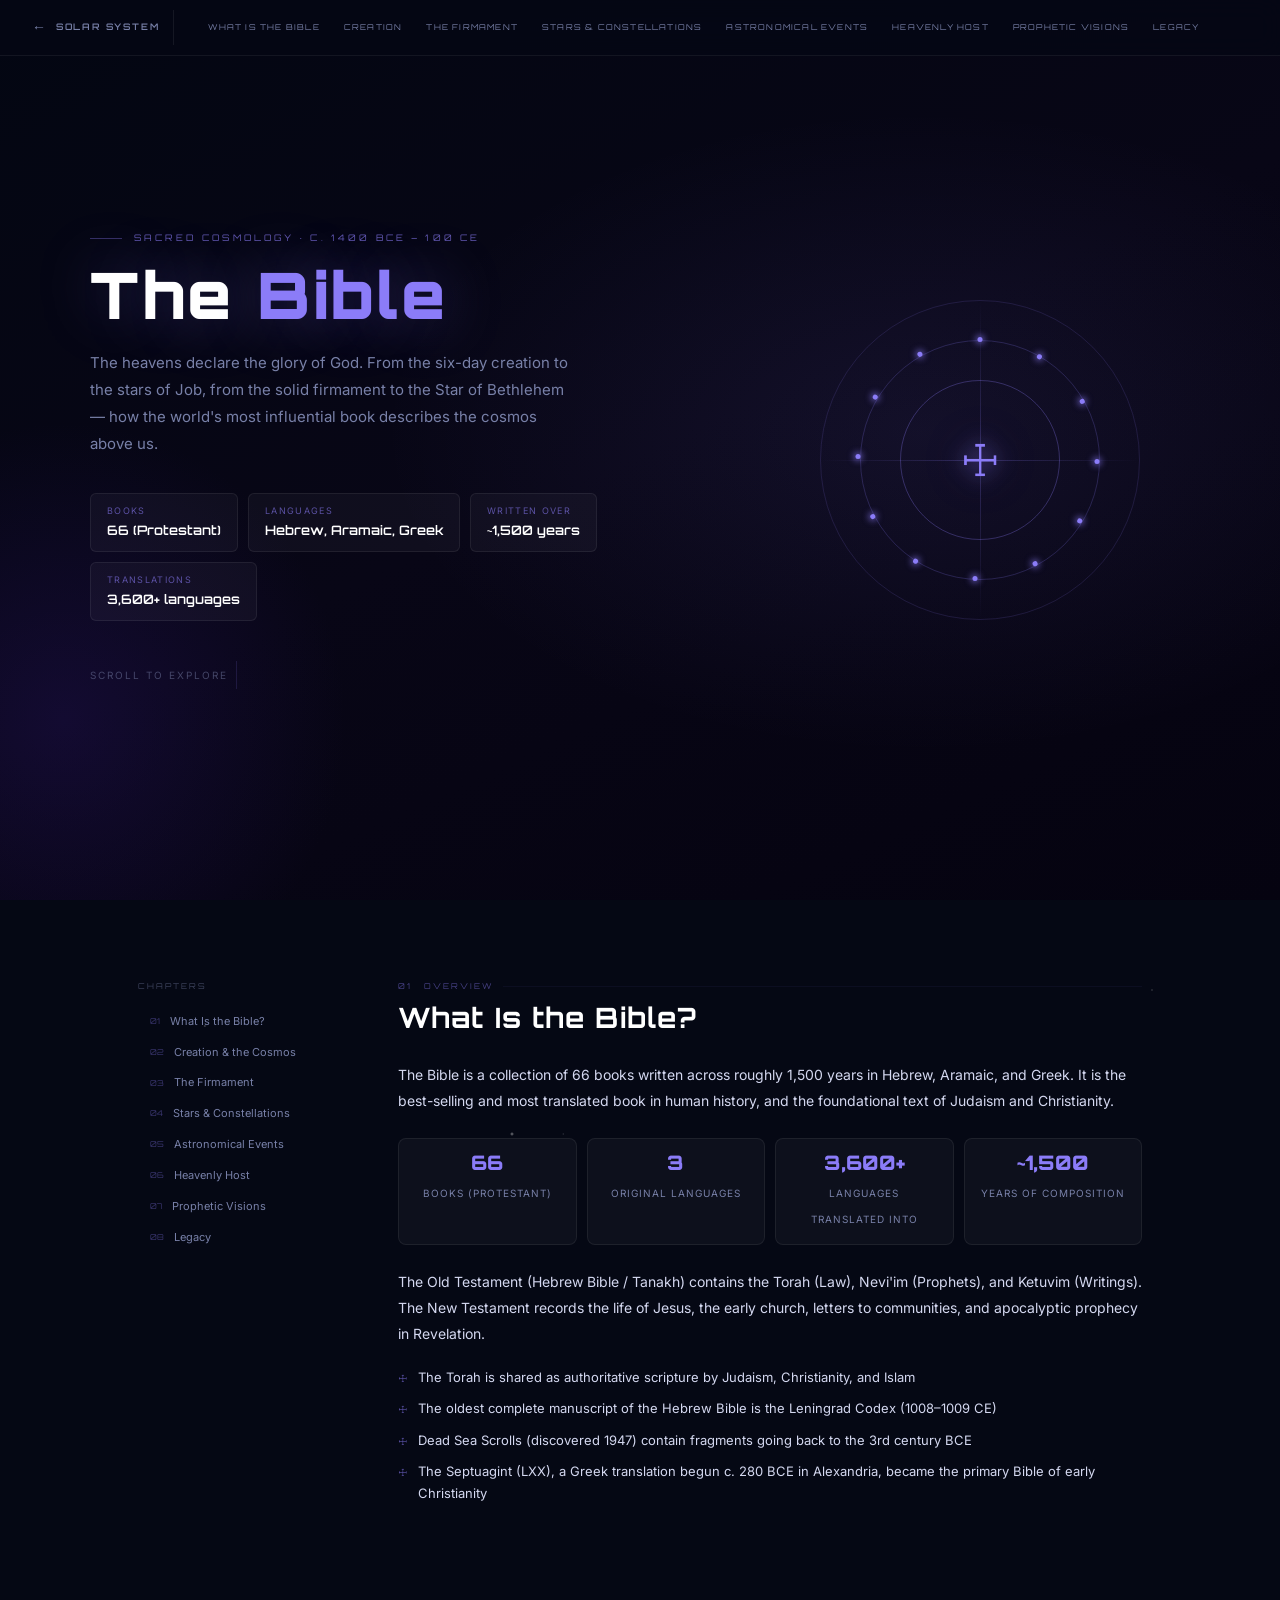
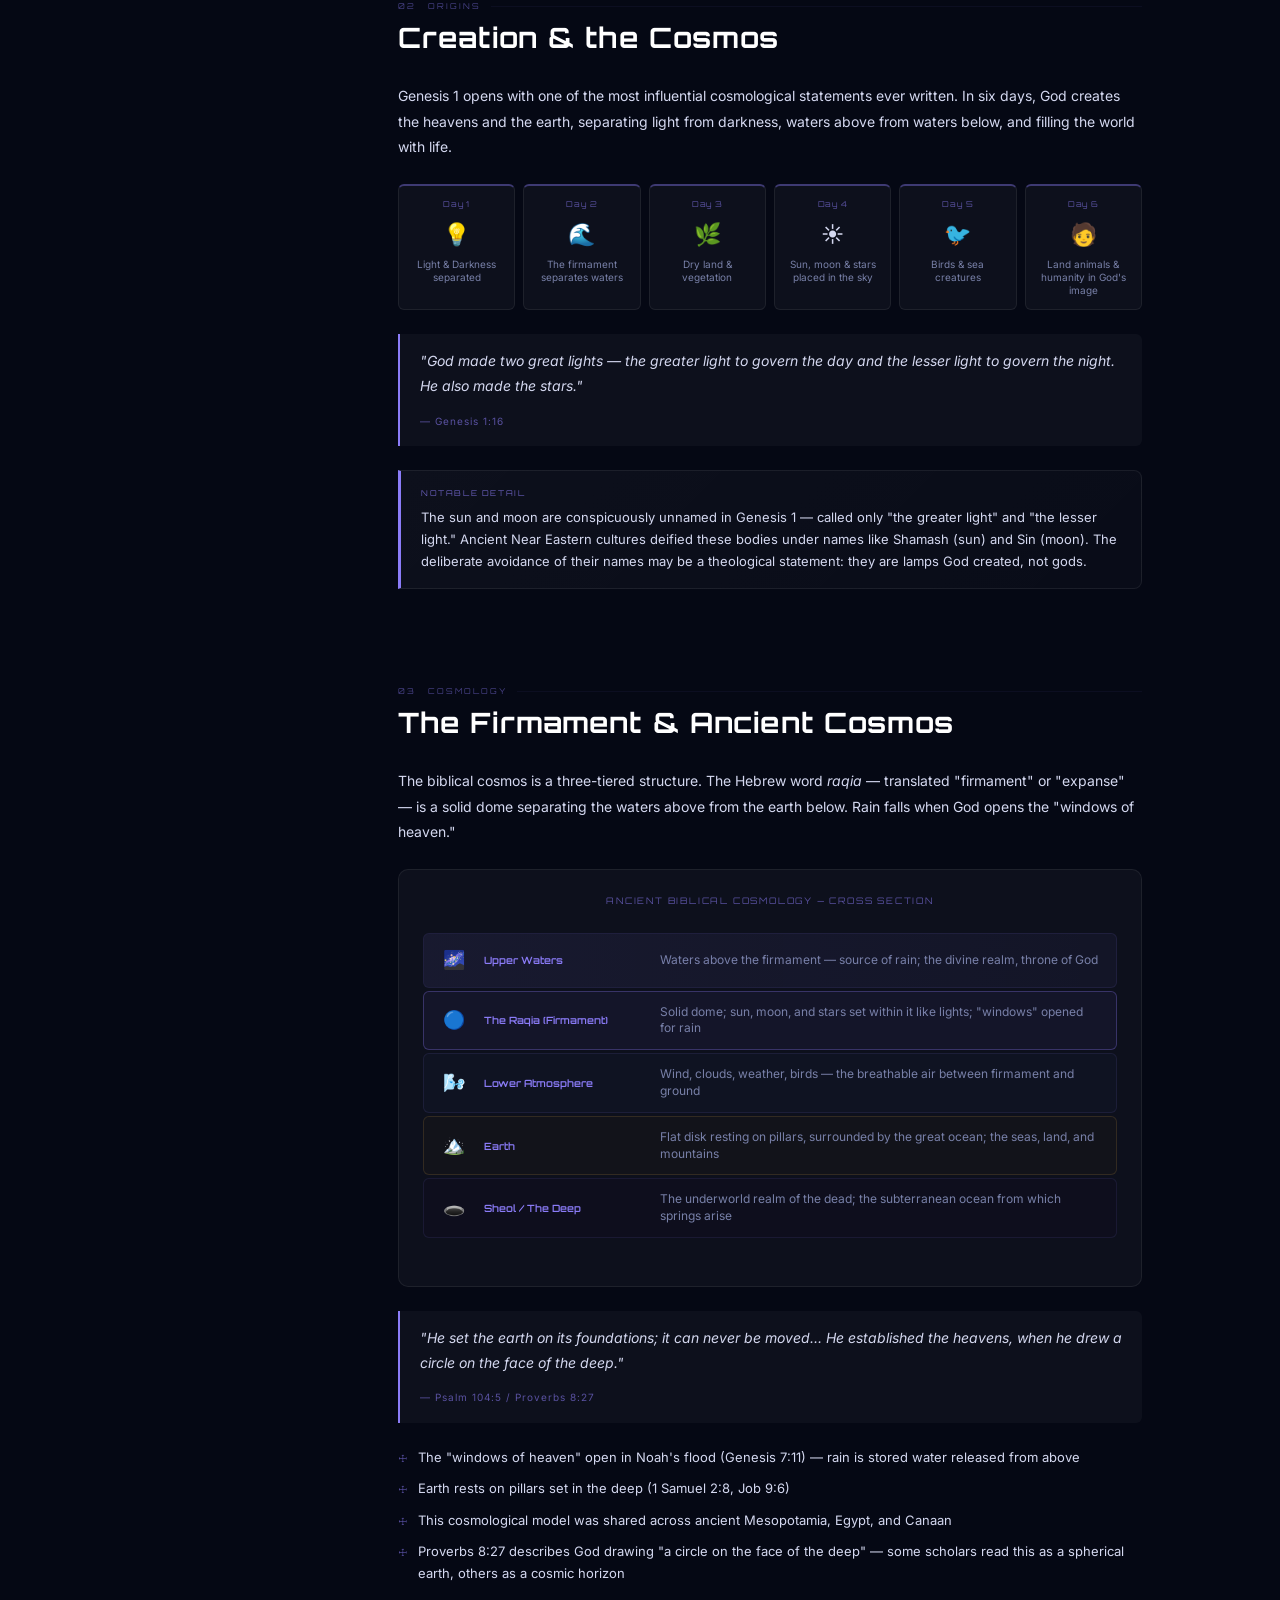
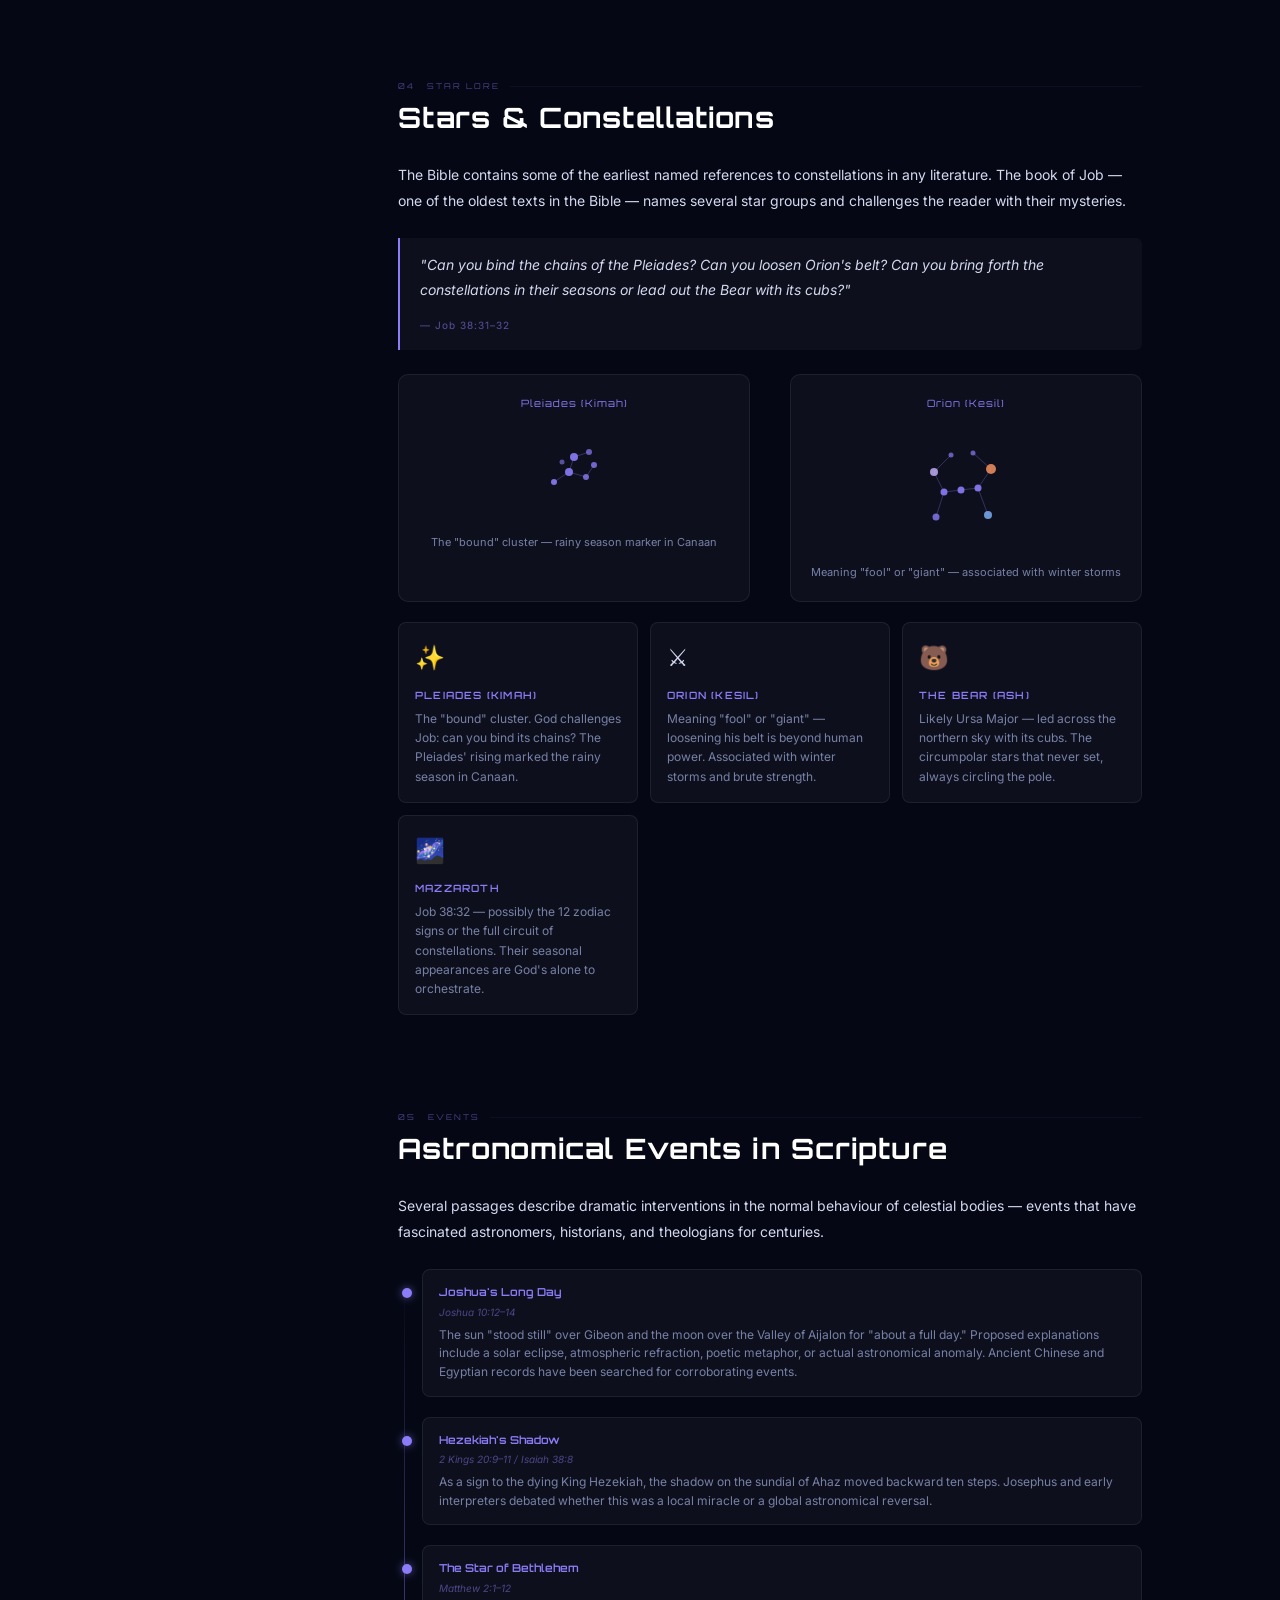
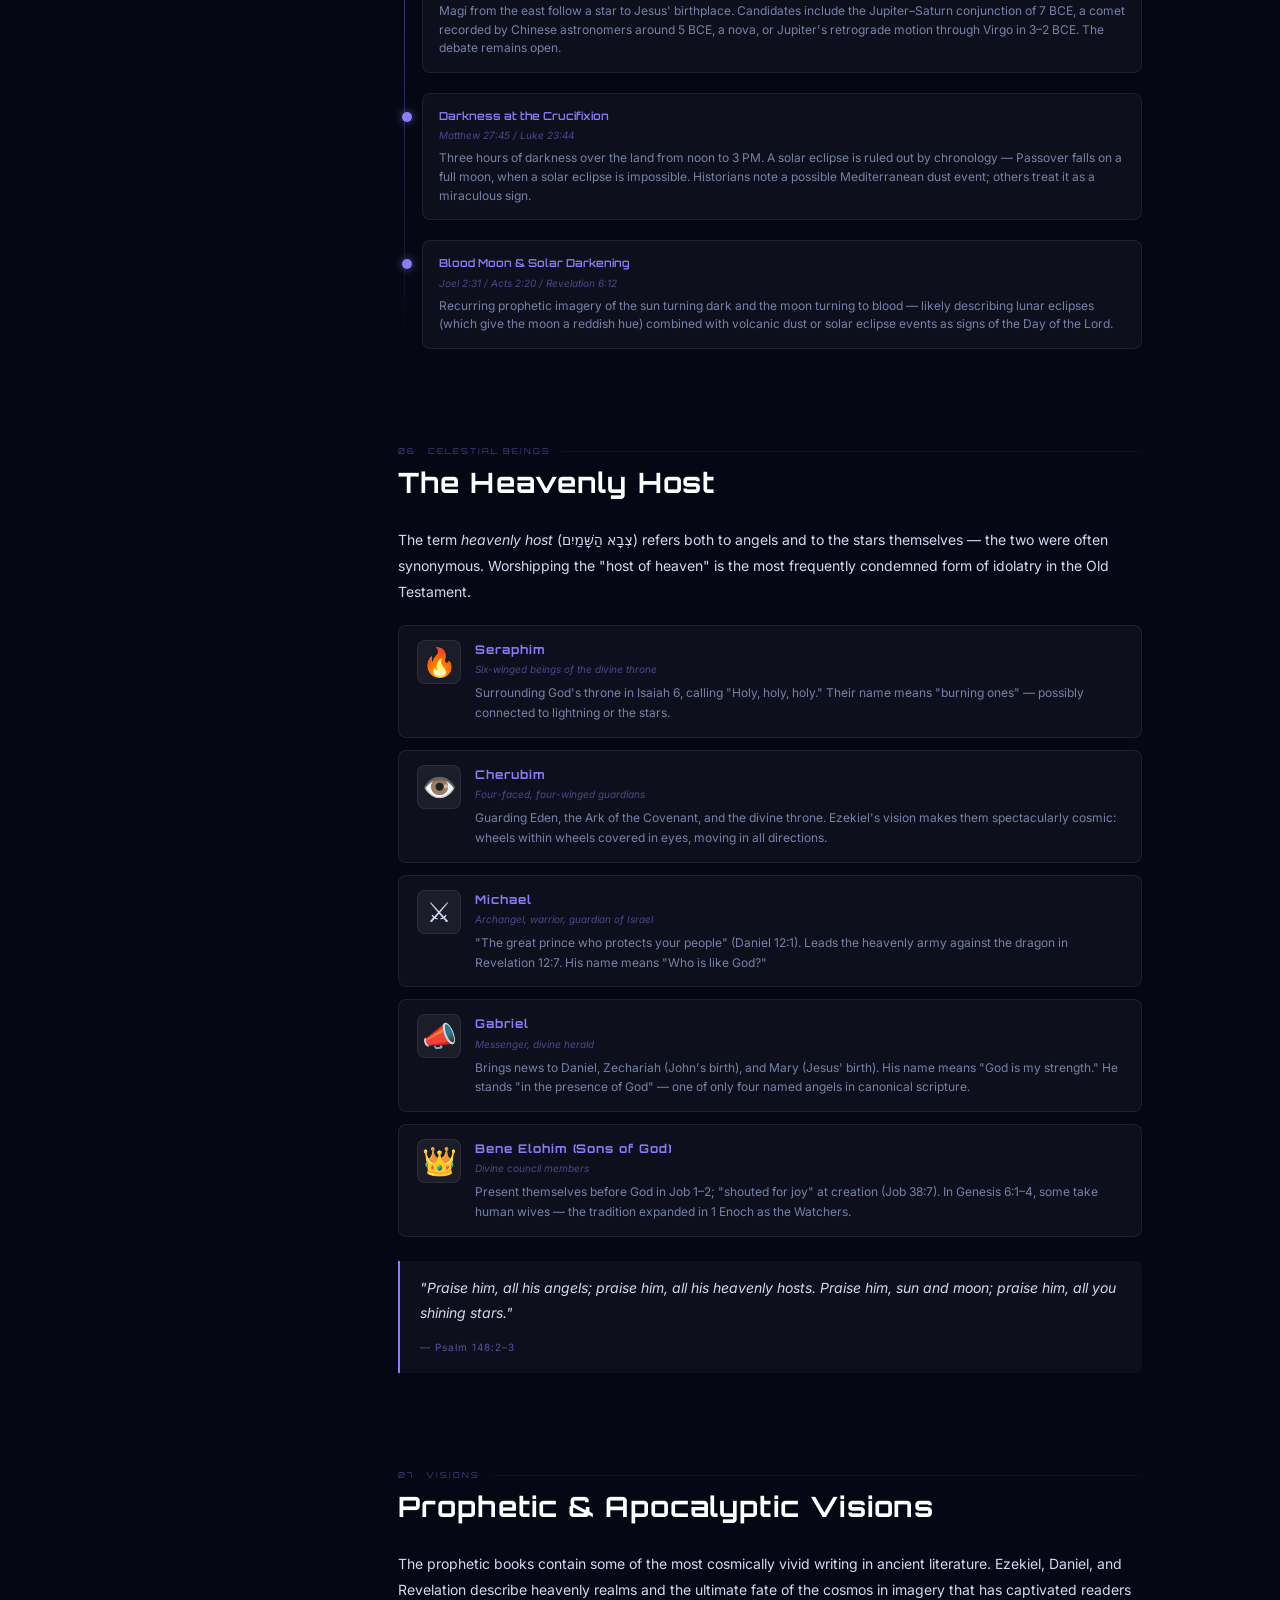
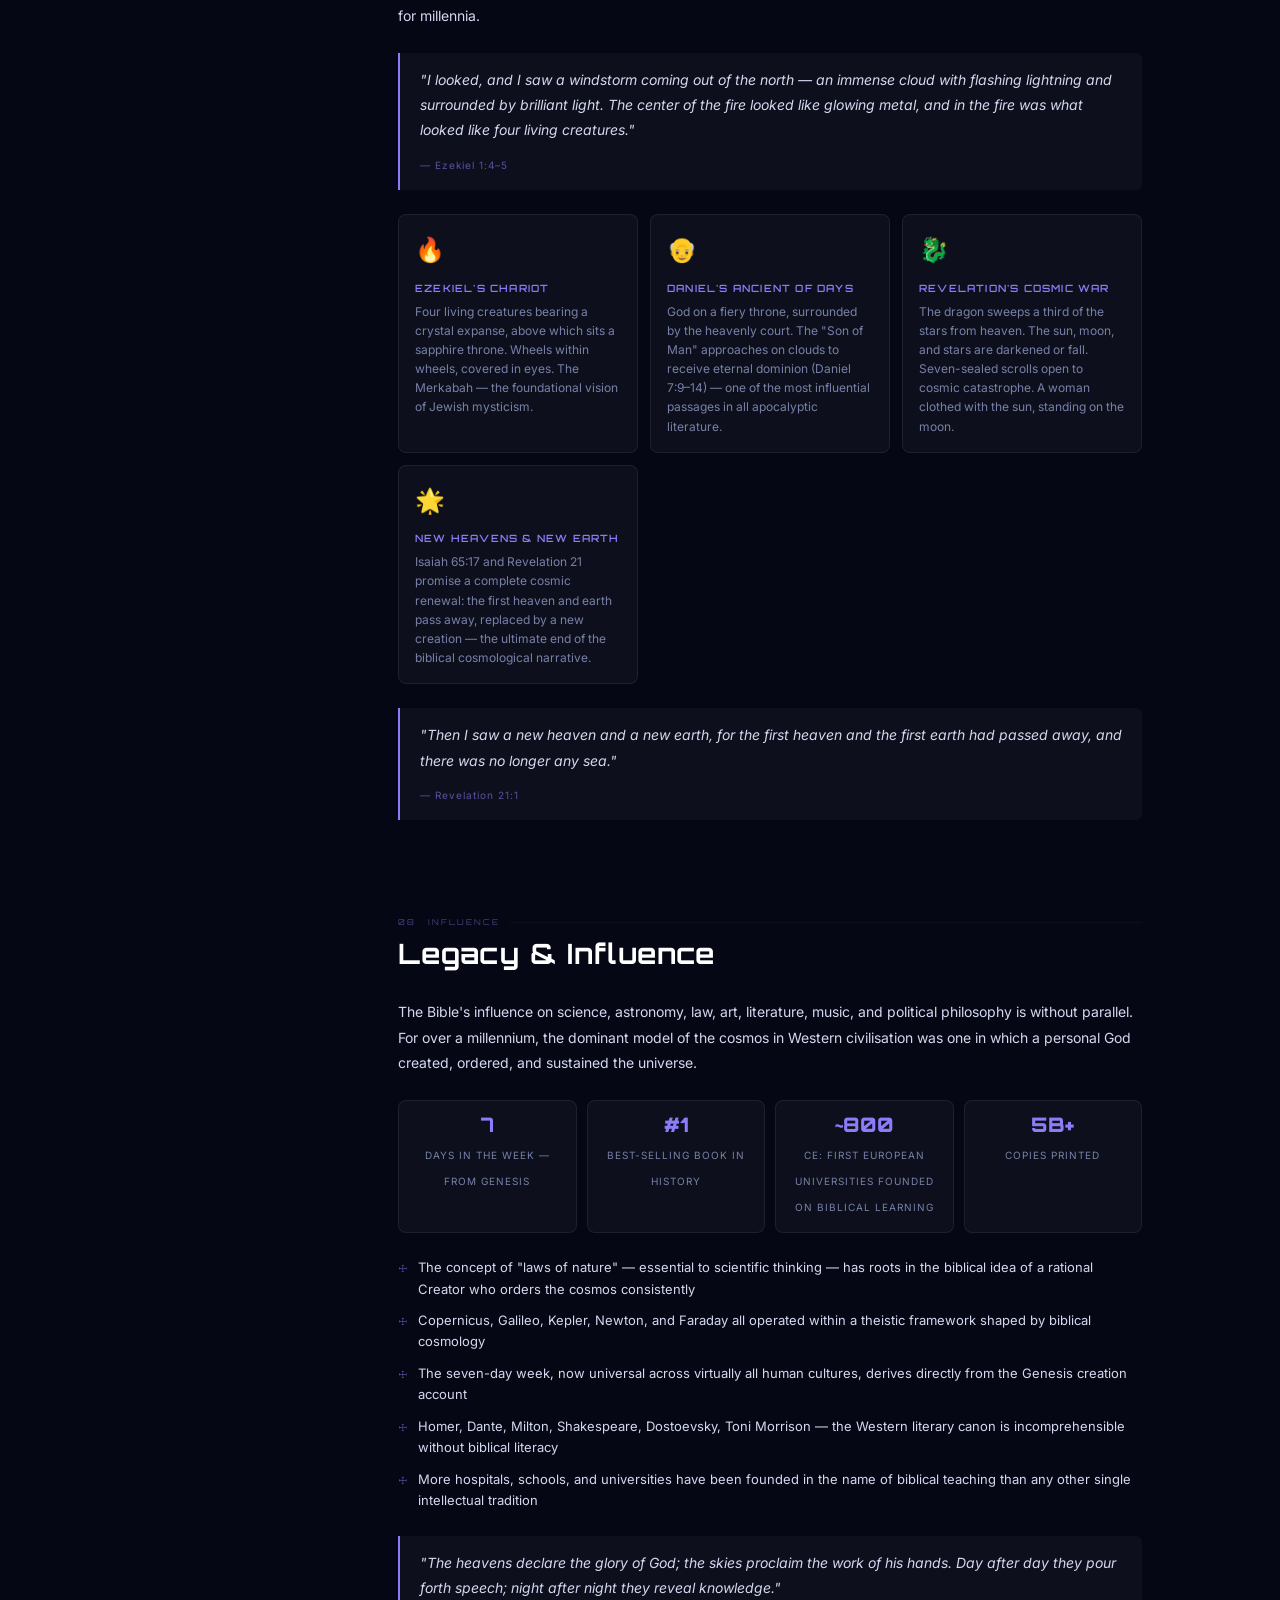
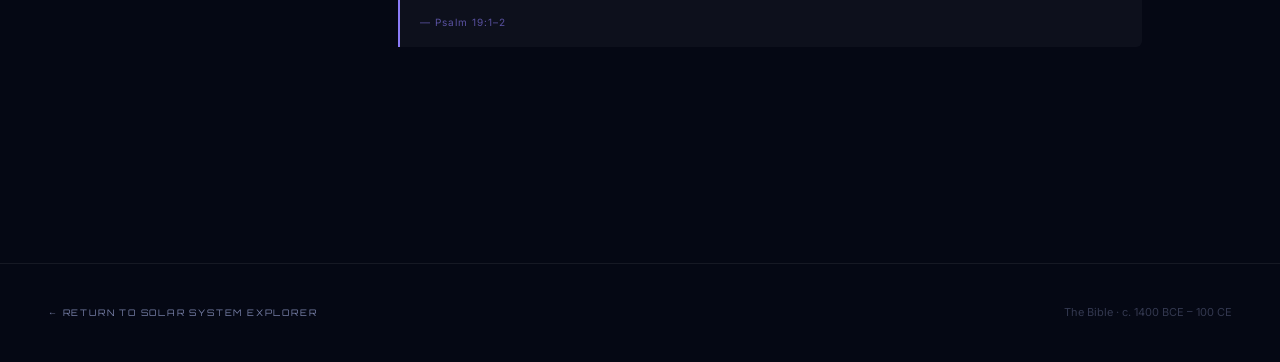
<file: static/bible.html>
<!DOCTYPE html>
<html lang="en">
<head>
  <meta charset="UTF-8"/>
  <meta name="viewport" content="width=device-width, initial-scale=1.0"/>
  <title>The Bible — Solar System Explorer</title>
  <link rel="preconnect" href="https://fonts.googleapis.com"/>
  <link rel="preconnect" href="https://fonts.gstatic.com" crossorigin/>
  <link href="https://fonts.googleapis.com/css2?family=Orbitron:wght@400;600;700;900&family=Inter:wght@300;400;500&display=swap" rel="stylesheet"/>
  <link rel="stylesheet" href="/static/css/deep-dive.css"/>
  <style>
    :root {
      --accent:      #8b7cf8;
      --accent-dim:  rgba(139,124,248,0.25);
      --accent-glow: rgba(139,124,248,0.35);
    }

    .hero-bg {
      background:
        radial-gradient(ellipse 65% 55% at 72% 48%, rgba(139,124,248,0.09) 0%, transparent 65%),
        radial-gradient(ellipse 40% 60% at 5% 80%, rgba(40,20,100,0.35) 0%, transparent 55%),
        linear-gradient(155deg, #030612 0%, #080616 50%, #050310 100%);
    }

    /* Cosmic cross / radiant star hero art */
    .bible-art {
      position: relative;
      width: 340px; height: 340px;
      display: flex; align-items: center; justify-content: center;
    }
    .art-ring {
      position: absolute; border-radius: 50%;
      border: 1px solid rgba(139,124,248,0.15);
    }
    .art-ring-1 { width: 320px; height: 320px; animation: spin 100s linear infinite; }
    .art-ring-2 { width: 240px; height: 240px; border-color: rgba(139,124,248,0.22); animation: spin 60s linear infinite reverse; }
    .art-ring-3 { width: 160px; height: 160px; border-color: rgba(139,124,248,0.3); animation: spin 35s linear infinite; }
    @keyframes spin { to { transform: rotate(360deg); } }

    /* Cross beams */
    .art-cross {
      position: absolute;
      width: 320px; height: 320px;
      animation: spin 100s linear infinite;
    }
    .art-cross::before, .art-cross::after {
      content: '';
      position: absolute;
      background: linear-gradient(90deg, transparent, rgba(139,124,248,0.25), transparent);
    }
    .art-cross::before { width: 100%; height: 1px; top: 50%; left: 0; }
    .art-cross::after  { width: 1px; height: 100%; left: 50%; top: 0;
      background: linear-gradient(180deg, transparent, rgba(139,124,248,0.25), transparent); }

    /* 12 dots for 12 tribes / months */
    .art-dots { position: absolute; width: 240px; height: 240px; animation: spin 60s linear infinite reverse; }
    .art-dot {
      position: absolute; width: 5px; height: 5px; border-radius: 50%;
      background: #8b7cf8; box-shadow: 0 0 6px 2px rgba(139,124,248,0.6);
      top: -2.5px; left: 50%;
      transform-origin: 0 122px;
    }
    .art-dot:nth-child(1)  { transform: translateX(-50%) rotate(0deg);   }
    .art-dot:nth-child(2)  { transform: translateX(-50%) rotate(30deg);  }
    .art-dot:nth-child(3)  { transform: translateX(-50%) rotate(60deg);  }
    .art-dot:nth-child(4)  { transform: translateX(-50%) rotate(90deg);  }
    .art-dot:nth-child(5)  { transform: translateX(-50%) rotate(120deg); }
    .art-dot:nth-child(6)  { transform: translateX(-50%) rotate(150deg); }
    .art-dot:nth-child(7)  { transform: translateX(-50%) rotate(180deg); }
    .art-dot:nth-child(8)  { transform: translateX(-50%) rotate(210deg); }
    .art-dot:nth-child(9)  { transform: translateX(-50%) rotate(240deg); }
    .art-dot:nth-child(10) { transform: translateX(-50%) rotate(270deg); }
    .art-dot:nth-child(11) { transform: translateX(-50%) rotate(300deg); }
    .art-dot:nth-child(12) { transform: translateX(-50%) rotate(330deg); }

    .art-center {
      position: absolute;
      font-size: 44px; color: #8b7cf8;
      text-shadow: 0 0 20px rgba(139,124,248,0.8), 0 0 50px rgba(139,124,248,0.4);
      animation: pulse-art 4s ease-in-out infinite;
    }
    @keyframes pulse-art {
      0%,100% { text-shadow: 0 0 20px rgba(139,124,248,0.8), 0 0 50px rgba(139,124,248,0.4); }
      50%      { text-shadow: 0 0 35px rgba(139,124,248,1),   0 0 80px rgba(139,124,248,0.6); }
    }

    /* Firmament cross-section diagram */
    .firmament {
      display: flex;
      flex-direction: column;
      gap: 3px;
      margin: 24px 0;
    }
    .firm-layer {
      display: flex;
      align-items: center;
      gap: 16px;
      padding: 12px 16px;
      border-radius: 6px;
      border: 1px solid rgba(139,124,248,0.1);
      position: relative;
      overflow: hidden;
    }
    .firm-layer::before {
      content: '';
      position: absolute; inset: 0;
      opacity: 0.04;
    }
    .firm-layer.sky    { background: rgba(139,124,248,0.05); }
    .firm-layer.sky::before    { background: linear-gradient(90deg, #8b7cf8, transparent); }
    .firm-layer.vault  { background: rgba(100,80,200,0.08); border-color: rgba(139,124,248,0.3); }
    .firm-layer.air    { background: rgba(60,80,160,0.05); }
    .firm-layer.earth  { background: rgba(80,60,20,0.08); border-color: rgba(180,140,60,0.2); }
    .firm-layer.sheol  { background: rgba(20,10,40,0.15); }
    .firm-label {
      font-family: 'Orbitron', sans-serif;
      font-size: 10px;
      font-weight: 600;
      color: #8b7cf8;
      width: 160px;
      flex-shrink: 0;
    }
    .firm-desc {
      font-size: 12px;
      color: var(--text-dim);
      line-height: 1.4;
    }
    .firm-icon {
      font-size: 18px;
      width: 28px;
      text-align: center;
      flex-shrink: 0;
    }

    /* Creation days strip */
    .creation-days {
      display: grid;
      grid-template-columns: repeat(6, 1fr);
      gap: 8px;
      margin: 24px 0;
    }
    .day-card {
      background: var(--surface);
      border: 1px solid var(--border);
      border-top: 2px solid rgba(139,124,248,0.4);
      border-radius: 6px;
      padding: 12px 10px;
      text-align: center;
    }
    .day-num {
      font-family: 'Orbitron', sans-serif;
      font-size: 8px;
      color: #8b7cf8;
      opacity: 0.6;
      letter-spacing: 0.1em;
      margin-bottom: 6px;
    }
    .day-icon { font-size: 22px; display: block; margin-bottom: 6px; }
    .day-label {
      font-size: 10px;
      color: var(--text-dim);
      line-height: 1.3;
    }

    /* Events timeline */
    .event-timeline {
      position: relative;
      padding-left: 24px;
      margin: 24px 0;
    }
    .event-timeline::before {
      content: '';
      position: absolute;
      left: 6px; top: 0; bottom: 0;
      width: 1px;
      background: linear-gradient(to bottom, transparent, rgba(139,124,248,0.4), transparent);
    }
    .event-item {
      position: relative;
      margin-bottom: 20px;
      padding: 14px 16px;
      background: var(--surface);
      border: 1px solid var(--border);
      border-radius: 8px;
    }
    .event-item::before {
      content: '';
      position: absolute;
      left: -21px; top: 18px;
      width: 10px; height: 10px;
      border-radius: 50%;
      background: #8b7cf8;
      box-shadow: 0 0 8px rgba(139,124,248,0.6);
    }
    .event-name {
      font-family: 'Orbitron', sans-serif;
      font-size: 11px;
      font-weight: 600;
      color: #8b7cf8;
      margin-bottom: 2px;
    }
    .event-ref {
      font-size: 10px;
      color: rgba(139,124,248,0.5);
      font-style: italic;
      margin-bottom: 6px;
    }
    .event-desc {
      font-size: 12px;
      color: var(--text-dim);
      line-height: 1.55;
    }

    /* Star pattern: Pleiades */
    .constellation-wrap {
      display: flex;
      gap: 40px;
      flex-wrap: wrap;
      margin: 20px 0;
    }
    .constellation-box {
      background: var(--surface);
      border: 1px solid var(--border);
      border-radius: 10px;
      padding: 20px;
      flex: 1;
      min-width: 200px;
    }
    .constellation-title {
      font-family: 'Orbitron', sans-serif;
      font-size: 10px;
      color: #8b7cf8;
      letter-spacing: 0.1em;
      margin-bottom: 16px;
      text-align: center;
    }
    .constellation-svg { display: block; margin: 0 auto; }
  </style>
</head>
<body>
<div class="stars-layer stars-small"></div>
<div class="stars-layer stars-medium"></div>
<div class="stars-layer stars-large"></div>

<div class="dd-page">

<nav class="dd-nav">
  <a href="/" class="dd-back"><span class="dd-back-arrow">←</span> Solar System</a>
  <div class="dd-nav-chapters">
    <a href="#ch-what"         class="dd-nav-ch">What Is the Bible</a>
    <a href="#ch-creation"     class="dd-nav-ch">Creation</a>
    <a href="#ch-firmament"    class="dd-nav-ch">The Firmament</a>
    <a href="#ch-constellations" class="dd-nav-ch">Stars &amp; Constellations</a>
    <a href="#ch-events"       class="dd-nav-ch">Astronomical Events</a>
    <a href="#ch-host"         class="dd-nav-ch">Heavenly Host</a>
    <a href="#ch-prophecy"     class="dd-nav-ch">Prophetic Visions</a>
    <a href="#ch-legacy"       class="dd-nav-ch">Legacy</a>
  </div>
</nav>

<section class="dd-hero">
  <div class="hero-bg"></div>
  <div class="hero-inner">
    <div class="hero-text">
      <div class="hero-eyebrow">Sacred Cosmology · c. 1400 BCE – 100 CE</div>
      <h1 class="hero-title">The <span>Bible</span></h1>
      <p class="hero-desc">
        The heavens declare the glory of God. From the six-day creation to the stars of Job,
        from the solid firmament to the Star of Bethlehem — how the world's most influential
        book describes the cosmos above us.
      </p>
      <div class="hero-pills">
        <div class="hero-pill"><span class="pill-label">Books</span><span class="pill-value">66 (Protestant)</span></div>
        <div class="hero-pill"><span class="pill-label">Languages</span><span class="pill-value">Hebrew, Aramaic, Greek</span></div>
        <div class="hero-pill"><span class="pill-label">Written over</span><span class="pill-value">~1,500 years</span></div>
        <div class="hero-pill"><span class="pill-label">Translations</span><span class="pill-value">3,600+ languages</span></div>
      </div>
      <div class="hero-scroll">Scroll to explore</div>
    </div>
    <div class="hero-art">
      <div class="bible-art">
        <div class="art-ring art-ring-1"></div>
        <div class="art-cross"></div>
        <div class="art-ring art-ring-2"></div>
        <div class="art-ring art-ring-3"></div>
        <div class="art-dots">
          <div class="art-dot"></div><div class="art-dot"></div>
          <div class="art-dot"></div><div class="art-dot"></div>
          <div class="art-dot"></div><div class="art-dot"></div>
          <div class="art-dot"></div><div class="art-dot"></div>
          <div class="art-dot"></div><div class="art-dot"></div>
          <div class="art-dot"></div><div class="art-dot"></div>
        </div>
        <div class="art-center">☩</div>
      </div>
    </div>
  </div>
</section>

<div class="dd-main">
  <aside class="dd-sidebar">
    <div class="sidebar-label">Chapters</div>
    <ul class="sidebar-nav">
      <li><a href="#ch-what"><span class="sidebar-num">01</span> What Is the Bible?</a></li>
      <li><a href="#ch-creation"><span class="sidebar-num">02</span> Creation &amp; the Cosmos</a></li>
      <li><a href="#ch-firmament"><span class="sidebar-num">03</span> The Firmament</a></li>
      <li><a href="#ch-constellations"><span class="sidebar-num">04</span> Stars &amp; Constellations</a></li>
      <li><a href="#ch-events"><span class="sidebar-num">05</span> Astronomical Events</a></li>
      <li><a href="#ch-host"><span class="sidebar-num">06</span> Heavenly Host</a></li>
      <li><a href="#ch-prophecy"><span class="sidebar-num">07</span> Prophetic Visions</a></li>
      <li><a href="#ch-legacy"><span class="sidebar-num">08</span> Legacy</a></li>
    </ul>
  </aside>

  <div class="dd-content">

    <!-- 01 -->
    <section class="dd-chapter" id="ch-what">
      <div class="chapter-label">01 &nbsp; Overview</div>
      <h2 class="chapter-title">What Is the Bible?</h2>
      <p class="dd-prose">The Bible is a collection of 66 books written across roughly 1,500 years in Hebrew, Aramaic, and Greek. It is the best-selling and most translated book in human history, and the foundational text of Judaism and Christianity.</p>
      <div class="dd-stat-row">
        <div class="dd-stat"><span class="dd-stat-value">66</span><span class="dd-stat-label">Books (Protestant)</span></div>
        <div class="dd-stat"><span class="dd-stat-value">3</span><span class="dd-stat-label">Original languages</span></div>
        <div class="dd-stat"><span class="dd-stat-value">3,600+</span><span class="dd-stat-label">Languages translated into</span></div>
        <div class="dd-stat"><span class="dd-stat-value">~1,500</span><span class="dd-stat-label">Years of composition</span></div>
      </div>
      <p class="dd-prose">The Old Testament (Hebrew Bible / Tanakh) contains the Torah (Law), Nevi'im (Prophets), and Ketuvim (Writings). The New Testament records the life of Jesus, the early church, letters to communities, and apocalyptic prophecy in Revelation.</p>
      <ul class="dd-facts">
        <li data-icon="☩">The Torah is shared as authoritative scripture by Judaism, Christianity, and Islam</li>
        <li data-icon="☩">The oldest complete manuscript of the Hebrew Bible is the Leningrad Codex (1008–1009 CE)</li>
        <li data-icon="☩">Dead Sea Scrolls (discovered 1947) contain fragments going back to the 3rd century BCE</li>
        <li data-icon="☩">The Septuagint (LXX), a Greek translation begun c. 280 BCE in Alexandria, became the primary Bible of early Christianity</li>
      </ul>
    </section>

    <!-- 02 -->
    <section class="dd-chapter" id="ch-creation">
      <div class="chapter-label">02 &nbsp; Origins</div>
      <h2 class="chapter-title">Creation &amp; the Cosmos</h2>
      <p class="dd-prose">Genesis 1 opens with one of the most influential cosmological statements ever written. In six days, God creates the heavens and the earth, separating light from darkness, waters above from waters below, and filling the world with life.</p>
      <div class="creation-days">
        <div class="day-card">
          <div class="day-num">Day 1</div>
          <span class="day-icon">💡</span>
          <div class="day-label">Light &amp; Darkness separated</div>
        </div>
        <div class="day-card">
          <div class="day-num">Day 2</div>
          <span class="day-icon">🌊</span>
          <div class="day-label">The firmament separates waters</div>
        </div>
        <div class="day-card">
          <div class="day-num">Day 3</div>
          <span class="day-icon">🌿</span>
          <div class="day-label">Dry land &amp; vegetation</div>
        </div>
        <div class="day-card">
          <div class="day-num">Day 4</div>
          <span class="day-icon">☀️</span>
          <div class="day-label">Sun, moon &amp; stars placed in the sky</div>
        </div>
        <div class="day-card">
          <div class="day-num">Day 5</div>
          <span class="day-icon">🐦</span>
          <div class="day-label">Birds &amp; sea creatures</div>
        </div>
        <div class="day-card">
          <div class="day-num">Day 6</div>
          <span class="day-icon">🧑</span>
          <div class="day-label">Land animals &amp; humanity in God's image</div>
        </div>
      </div>
      <div class="dd-quote">
        <p>"God made two great lights — the greater light to govern the day and the lesser light to govern the night. He also made the stars."</p>
        <cite>— Genesis 1:16</cite>
      </div>
      <div class="key-point">
        <div class="key-point-label">Notable Detail</div>
        <p>The sun and moon are conspicuously unnamed in Genesis 1 — called only "the greater light" and "the lesser light." Ancient Near Eastern cultures deified these bodies under names like Shamash (sun) and Sin (moon). The deliberate avoidance of their names may be a theological statement: they are lamps God created, not gods.</p>
      </div>
    </section>

    <!-- 03 -->
    <section class="dd-chapter" id="ch-firmament">
      <div class="chapter-label">03 &nbsp; Cosmology</div>
      <h2 class="chapter-title">The Firmament &amp; Ancient Cosmos</h2>
      <p class="dd-prose">The biblical cosmos is a three-tiered structure. The Hebrew word <em>raqia</em> — translated "firmament" or "expanse" — is a solid dome separating the waters above from the earth below. Rain falls when God opens the "windows of heaven."</p>

      <div class="dd-visual">
        <div class="dd-visual-title">Ancient Biblical Cosmology — Cross Section</div>
        <div class="firmament">
          <div class="firm-layer sky">
            <span class="firm-icon">🌌</span>
            <span class="firm-label">Upper Waters</span>
            <span class="firm-desc">Waters above the firmament — source of rain; the divine realm, throne of God</span>
          </div>
          <div class="firm-layer vault">
            <span class="firm-icon">🔵</span>
            <span class="firm-label">The Raqia (Firmament)</span>
            <span class="firm-desc">Solid dome; sun, moon, and stars set within it like lights; "windows" opened for rain</span>
          </div>
          <div class="firm-layer air">
            <span class="firm-icon">🌬️</span>
            <span class="firm-label">Lower Atmosphere</span>
            <span class="firm-desc">Wind, clouds, weather, birds — the breathable air between firmament and ground</span>
          </div>
          <div class="firm-layer earth">
            <span class="firm-icon">🏔️</span>
            <span class="firm-label">Earth</span>
            <span class="firm-desc">Flat disk resting on pillars, surrounded by the great ocean; the seas, land, and mountains</span>
          </div>
          <div class="firm-layer sheol">
            <span class="firm-icon">🕳️</span>
            <span class="firm-label">Sheol / The Deep</span>
            <span class="firm-desc">The underworld realm of the dead; the subterranean ocean from which springs arise</span>
          </div>
        </div>
      </div>

      <div class="dd-quote">
        <p>"He set the earth on its foundations; it can never be moved… He established the heavens, when he drew a circle on the face of the deep."</p>
        <cite>— Psalm 104:5 / Proverbs 8:27</cite>
      </div>
      <ul class="dd-facts">
        <li data-icon="☩">The "windows of heaven" open in Noah's flood (Genesis 7:11) — rain is stored water released from above</li>
        <li data-icon="☩">Earth rests on pillars set in the deep (1 Samuel 2:8, Job 9:6)</li>
        <li data-icon="☩">This cosmological model was shared across ancient Mesopotamia, Egypt, and Canaan</li>
        <li data-icon="☩">Proverbs 8:27 describes God drawing "a circle on the face of the deep" — some scholars read this as a spherical earth, others as a cosmic horizon</li>
      </ul>
    </section>

    <!-- 04 -->
    <section class="dd-chapter" id="ch-constellations">
      <div class="chapter-label">04 &nbsp; Star Lore</div>
      <h2 class="chapter-title">Stars &amp; Constellations</h2>
      <p class="dd-prose">The Bible contains some of the earliest named references to constellations in any literature. The book of Job — one of the oldest texts in the Bible — names several star groups and challenges the reader with their mysteries.</p>

      <div class="dd-quote">
        <p>"Can you bind the chains of the Pleiades? Can you loosen Orion's belt? Can you bring forth the constellations in their seasons or lead out the Bear with its cubs?"</p>
        <cite>— Job 38:31–32</cite>
      </div>

      <div class="constellation-wrap">
        <div class="constellation-box">
          <div class="constellation-title">Pleiades (Kimah)</div>
          <svg class="constellation-svg" width="120" height="100" viewBox="0 0 120 100">
            <line x1="40" y1="55" x2="55" y2="45" stroke="rgba(139,124,248,0.3)" stroke-width="1"/>
            <line x1="55" y1="45" x2="72" y2="50" stroke="rgba(139,124,248,0.3)" stroke-width="1"/>
            <line x1="55" y1="45" x2="60" y2="30" stroke="rgba(139,124,248,0.3)" stroke-width="1"/>
            <line x1="60" y1="30" x2="75" y2="25" stroke="rgba(139,124,248,0.3)" stroke-width="1"/>
            <line x1="72" y1="50" x2="80" y2="38" stroke="rgba(139,124,248,0.3)" stroke-width="1"/>
            <circle cx="40" cy="55" r="3" fill="#8b7cf8" opacity="0.9"/>
            <circle cx="55" cy="45" r="4" fill="#8b7cf8" opacity="0.9"/>
            <circle cx="72" cy="50" r="3" fill="#8b7cf8" opacity="0.8"/>
            <circle cx="60" cy="30" r="4" fill="#8b7cf8" opacity="0.9"/>
            <circle cx="75" cy="25" r="3" fill="#8b7cf8" opacity="0.7"/>
            <circle cx="80" cy="38" r="3" fill="#8b7cf8" opacity="0.8"/>
            <circle cx="48" cy="35" r="2.5" fill="#8b7cf8" opacity="0.6"/>
          </svg>
          <p style="font-size:11px;color:var(--text-dim);text-align:center;margin-top:8px;line-height:1.4">The "bound" cluster — rainy season marker in Canaan</p>
        </div>
        <div class="constellation-box">
          <div class="constellation-title">Orion (Kesil)</div>
          <svg class="constellation-svg" width="120" height="130" viewBox="0 0 120 130">
            <!-- Belt -->
            <line x1="38" y1="65" x2="55" y2="63" stroke="rgba(139,124,248,0.3)" stroke-width="1"/>
            <line x1="55" y1="63" x2="72" y2="61" stroke="rgba(139,124,248,0.3)" stroke-width="1"/>
            <!-- Shoulders -->
            <line x1="38" y1="65" x2="28" y2="45" stroke="rgba(139,124,248,0.3)" stroke-width="1"/>
            <line x1="72" y1="61" x2="85" y2="42" stroke="rgba(139,124,248,0.3)" stroke-width="1"/>
            <!-- Head -->
            <line x1="28" y1="45" x2="45" y2="28" stroke="rgba(139,124,248,0.3)" stroke-width="1"/>
            <line x1="85" y1="42" x2="67" y2="26" stroke="rgba(139,124,248,0.3)" stroke-width="1"/>
            <!-- Feet -->
            <line x1="38" y1="65" x2="30" y2="90" stroke="rgba(139,124,248,0.3)" stroke-width="1"/>
            <line x1="72" y1="61" x2="82" y2="88" stroke="rgba(139,124,248,0.3)" stroke-width="1"/>
            <!-- Stars -->
            <circle cx="38" cy="65" r="3.5" fill="#8b7cf8" opacity="0.9"/>
            <circle cx="55" cy="63" r="3.5" fill="#8b7cf8" opacity="0.9"/>
            <circle cx="72" cy="61" r="3.5" fill="#8b7cf8" opacity="0.9"/>
            <circle cx="28" cy="45" r="4" fill="rgba(200,180,255,0.9)" opacity="0.9"/>
            <circle cx="85" cy="42" r="5" fill="rgba(255,150,100,0.9)" opacity="0.9"/>
            <circle cx="45" cy="28" r="2.5" fill="#8b7cf8" opacity="0.7"/>
            <circle cx="67" cy="26" r="2.5" fill="#8b7cf8" opacity="0.7"/>
            <circle cx="30" cy="90" r="3.5" fill="#8b7cf8" opacity="0.8"/>
            <circle cx="82" cy="88" r="4" fill="rgba(130,180,255,0.9)" opacity="0.9"/>
          </svg>
          <p style="font-size:11px;color:var(--text-dim);text-align:center;margin-top:8px;line-height:1.4">Meaning "fool" or "giant" — associated with winter storms</p>
        </div>
      </div>

      <div class="dd-card-grid">
        <div class="dd-card">
          <span class="dd-card-icon">✨</span>
          <div class="dd-card-title">Pleiades (Kimah)</div>
          <div class="dd-card-body">The "bound" cluster. God challenges Job: can you bind its chains? The Pleiades' rising marked the rainy season in Canaan.</div>
        </div>
        <div class="dd-card">
          <span class="dd-card-icon">⚔️</span>
          <div class="dd-card-title">Orion (Kesil)</div>
          <div class="dd-card-body">Meaning "fool" or "giant" — loosening his belt is beyond human power. Associated with winter storms and brute strength.</div>
        </div>
        <div class="dd-card">
          <span class="dd-card-icon">🐻</span>
          <div class="dd-card-title">The Bear (Ash)</div>
          <div class="dd-card-body">Likely Ursa Major — led across the northern sky with its cubs. The circumpolar stars that never set, always circling the pole.</div>
        </div>
        <div class="dd-card">
          <span class="dd-card-icon">🌌</span>
          <div class="dd-card-title">Mazzaroth</div>
          <div class="dd-card-body">Job 38:32 — possibly the 12 zodiac signs or the full circuit of constellations. Their seasonal appearances are God's alone to orchestrate.</div>
        </div>
      </div>
    </section>

    <!-- 05 -->
    <section class="dd-chapter" id="ch-events">
      <div class="chapter-label">05 &nbsp; Events</div>
      <h2 class="chapter-title">Astronomical Events in Scripture</h2>
      <p class="dd-prose">Several passages describe dramatic interventions in the normal behaviour of celestial bodies — events that have fascinated astronomers, historians, and theologians for centuries.</p>

      <div class="event-timeline">
        <div class="event-item">
          <div class="event-name">Joshua's Long Day</div>
          <div class="event-ref">Joshua 10:12–14</div>
          <div class="event-desc">The sun "stood still" over Gibeon and the moon over the Valley of Aijalon for "about a full day." Proposed explanations include a solar eclipse, atmospheric refraction, poetic metaphor, or actual astronomical anomaly. Ancient Chinese and Egyptian records have been searched for corroborating events.</div>
        </div>
        <div class="event-item">
          <div class="event-name">Hezekiah's Shadow</div>
          <div class="event-ref">2 Kings 20:9–11 / Isaiah 38:8</div>
          <div class="event-desc">As a sign to the dying King Hezekiah, the shadow on the sundial of Ahaz moved backward ten steps. Josephus and early interpreters debated whether this was a local miracle or a global astronomical reversal.</div>
        </div>
        <div class="event-item">
          <div class="event-name">The Star of Bethlehem</div>
          <div class="event-ref">Matthew 2:1–12</div>
          <div class="event-desc">Magi from the east follow a star to Jesus' birthplace. Candidates include the Jupiter–Saturn conjunction of 7 BCE, a comet recorded by Chinese astronomers around 5 BCE, a nova, or Jupiter's retrograde motion through Virgo in 3–2 BCE. The debate remains open.</div>
        </div>
        <div class="event-item">
          <div class="event-name">Darkness at the Crucifixion</div>
          <div class="event-ref">Matthew 27:45 / Luke 23:44</div>
          <div class="event-desc">Three hours of darkness over the land from noon to 3 PM. A solar eclipse is ruled out by chronology — Passover falls on a full moon, when a solar eclipse is impossible. Historians note a possible Mediterranean dust event; others treat it as a miraculous sign.</div>
        </div>
        <div class="event-item">
          <div class="event-name">Blood Moon &amp; Solar Darkening</div>
          <div class="event-ref">Joel 2:31 / Acts 2:20 / Revelation 6:12</div>
          <div class="event-desc">Recurring prophetic imagery of the sun turning dark and the moon turning to blood — likely describing lunar eclipses (which give the moon a reddish hue) combined with volcanic dust or solar eclipse events as signs of the Day of the Lord.</div>
        </div>
      </div>
    </section>

    <!-- 06 -->
    <section class="dd-chapter" id="ch-host">
      <div class="chapter-label">06 &nbsp; Celestial Beings</div>
      <h2 class="chapter-title">The Heavenly Host</h2>
      <p class="dd-prose">The term <em>heavenly host</em> (צְבָא הַשָּׁמַיִם) refers both to angels and to the stars themselves — the two were often synonymous. Worshipping the "host of heaven" is the most frequently condemned form of idolatry in the Old Testament.</p>

      <div class="entity-list">
        <div class="entity-card">
          <div class="entity-sigil">🔥</div>
          <div class="entity-info">
            <div class="entity-name">Seraphim</div>
            <div class="entity-role">Six-winged beings of the divine throne</div>
            <div class="entity-desc">Surrounding God's throne in Isaiah 6, calling "Holy, holy, holy." Their name means "burning ones" — possibly connected to lightning or the stars.</div>
          </div>
        </div>
        <div class="entity-card">
          <div class="entity-sigil">👁️</div>
          <div class="entity-info">
            <div class="entity-name">Cherubim</div>
            <div class="entity-role">Four-faced, four-winged guardians</div>
            <div class="entity-desc">Guarding Eden, the Ark of the Covenant, and the divine throne. Ezekiel's vision makes them spectacularly cosmic: wheels within wheels covered in eyes, moving in all directions.</div>
          </div>
        </div>
        <div class="entity-card">
          <div class="entity-sigil">⚔️</div>
          <div class="entity-info">
            <div class="entity-name">Michael</div>
            <div class="entity-role">Archangel, warrior, guardian of Israel</div>
            <div class="entity-desc">"The great prince who protects your people" (Daniel 12:1). Leads the heavenly army against the dragon in Revelation 12:7. His name means "Who is like God?"</div>
          </div>
        </div>
        <div class="entity-card">
          <div class="entity-sigil">📣</div>
          <div class="entity-info">
            <div class="entity-name">Gabriel</div>
            <div class="entity-role">Messenger, divine herald</div>
            <div class="entity-desc">Brings news to Daniel, Zechariah (John's birth), and Mary (Jesus' birth). His name means "God is my strength." He stands "in the presence of God" — one of only four named angels in canonical scripture.</div>
          </div>
        </div>
        <div class="entity-card">
          <div class="entity-sigil">👑</div>
          <div class="entity-info">
            <div class="entity-name">Bene Elohim (Sons of God)</div>
            <div class="entity-role">Divine council members</div>
            <div class="entity-desc">Present themselves before God in Job 1–2; "shouted for joy" at creation (Job 38:7). In Genesis 6:1–4, some take human wives — the tradition expanded in 1 Enoch as the Watchers.</div>
          </div>
        </div>
      </div>

      <div class="dd-quote">
        <p>"Praise him, all his angels; praise him, all his heavenly hosts. Praise him, sun and moon; praise him, all you shining stars."</p>
        <cite>— Psalm 148:2–3</cite>
      </div>
    </section>

    <!-- 07 -->
    <section class="dd-chapter" id="ch-prophecy">
      <div class="chapter-label">07 &nbsp; Visions</div>
      <h2 class="chapter-title">Prophetic &amp; Apocalyptic Visions</h2>
      <p class="dd-prose">The prophetic books contain some of the most cosmically vivid writing in ancient literature. Ezekiel, Daniel, and Revelation describe heavenly realms and the ultimate fate of the cosmos in imagery that has captivated readers for millennia.</p>

      <div class="dd-quote">
        <p>"I looked, and I saw a windstorm coming out of the north — an immense cloud with flashing lightning and surrounded by brilliant light. The center of the fire looked like glowing metal, and in the fire was what looked like four living creatures."</p>
        <cite>— Ezekiel 1:4–5</cite>
      </div>

      <div class="dd-card-grid">
        <div class="dd-card">
          <span class="dd-card-icon">🔥</span>
          <div class="dd-card-title">Ezekiel's Chariot</div>
          <div class="dd-card-body">Four living creatures bearing a crystal expanse, above which sits a sapphire throne. Wheels within wheels, covered in eyes. The Merkabah — the foundational vision of Jewish mysticism.</div>
        </div>
        <div class="dd-card">
          <span class="dd-card-icon">👴</span>
          <div class="dd-card-title">Daniel's Ancient of Days</div>
          <div class="dd-card-body">God on a fiery throne, surrounded by the heavenly court. The "Son of Man" approaches on clouds to receive eternal dominion (Daniel 7:9–14) — one of the most influential passages in all apocalyptic literature.</div>
        </div>
        <div class="dd-card">
          <span class="dd-card-icon">🐉</span>
          <div class="dd-card-title">Revelation's Cosmic War</div>
          <div class="dd-card-body">The dragon sweeps a third of the stars from heaven. The sun, moon, and stars are darkened or fall. Seven-sealed scrolls open to cosmic catastrophe. A woman clothed with the sun, standing on the moon.</div>
        </div>
        <div class="dd-card">
          <span class="dd-card-icon">🌟</span>
          <div class="dd-card-title">New Heavens &amp; New Earth</div>
          <div class="dd-card-body">Isaiah 65:17 and Revelation 21 promise a complete cosmic renewal: the first heaven and earth pass away, replaced by a new creation — the ultimate end of the biblical cosmological narrative.</div>
        </div>
      </div>

      <div class="dd-quote">
        <p>"Then I saw a new heaven and a new earth, for the first heaven and the first earth had passed away, and there was no longer any sea."</p>
        <cite>— Revelation 21:1</cite>
      </div>
    </section>

    <!-- 08 -->
    <section class="dd-chapter" id="ch-legacy">
      <div class="chapter-label">08 &nbsp; Influence</div>
      <h2 class="chapter-title">Legacy &amp; Influence</h2>
      <p class="dd-prose">The Bible's influence on science, astronomy, law, art, literature, music, and political philosophy is without parallel. For over a millennium, the dominant model of the cosmos in Western civilisation was one in which a personal God created, ordered, and sustained the universe.</p>
      <div class="dd-stat-row">
        <div class="dd-stat"><span class="dd-stat-value">7</span><span class="dd-stat-label">Days in the week — from Genesis</span></div>
        <div class="dd-stat"><span class="dd-stat-value">#1</span><span class="dd-stat-label">Best-selling book in history</span></div>
        <div class="dd-stat"><span class="dd-stat-value">~800</span><span class="dd-stat-label">CE: First European universities founded on biblical learning</span></div>
        <div class="dd-stat"><span class="dd-stat-value">5B+</span><span class="dd-stat-label">Copies printed</span></div>
      </div>
      <ul class="dd-facts">
        <li data-icon="☩">The concept of "laws of nature" — essential to scientific thinking — has roots in the biblical idea of a rational Creator who orders the cosmos consistently</li>
        <li data-icon="☩">Copernicus, Galileo, Kepler, Newton, and Faraday all operated within a theistic framework shaped by biblical cosmology</li>
        <li data-icon="☩">The seven-day week, now universal across virtually all human cultures, derives directly from the Genesis creation account</li>
        <li data-icon="☩">Homer, Dante, Milton, Shakespeare, Dostoevsky, Toni Morrison — the Western literary canon is incomprehensible without biblical literacy</li>
        <li data-icon="☩">More hospitals, schools, and universities have been founded in the name of biblical teaching than any other single intellectual tradition</li>
      </ul>
      <div class="dd-quote">
        <p>"The heavens declare the glory of God; the skies proclaim the work of his hands. Day after day they pour forth speech; night after night they reveal knowledge."</p>
        <cite>— Psalm 19:1–2</cite>
      </div>
    </section>

  </div>
</div>

<footer class="dd-footer">
  <a href="/" class="dd-footer-back">← Return to Solar System Explorer</a>
  <span class="dd-footer-text">The Bible · c. 1400 BCE – 100 CE</span>
</footer>
</div>

<script>
const chapters = document.querySelectorAll('.dd-chapter');
const navLinks = document.querySelectorAll('.dd-nav-ch, .sidebar-nav a');
function onScroll() {
  let current = '';
  chapters.forEach(ch => { if (window.scrollY >= ch.offsetTop - 100) current = ch.id; });
  navLinks.forEach(a => { a.classList.toggle('active', a.getAttribute('href') === '#' + current); });
}
window.addEventListener('scroll', onScroll, { passive: true });
onScroll();
</script>
</body>
</html>
</file>
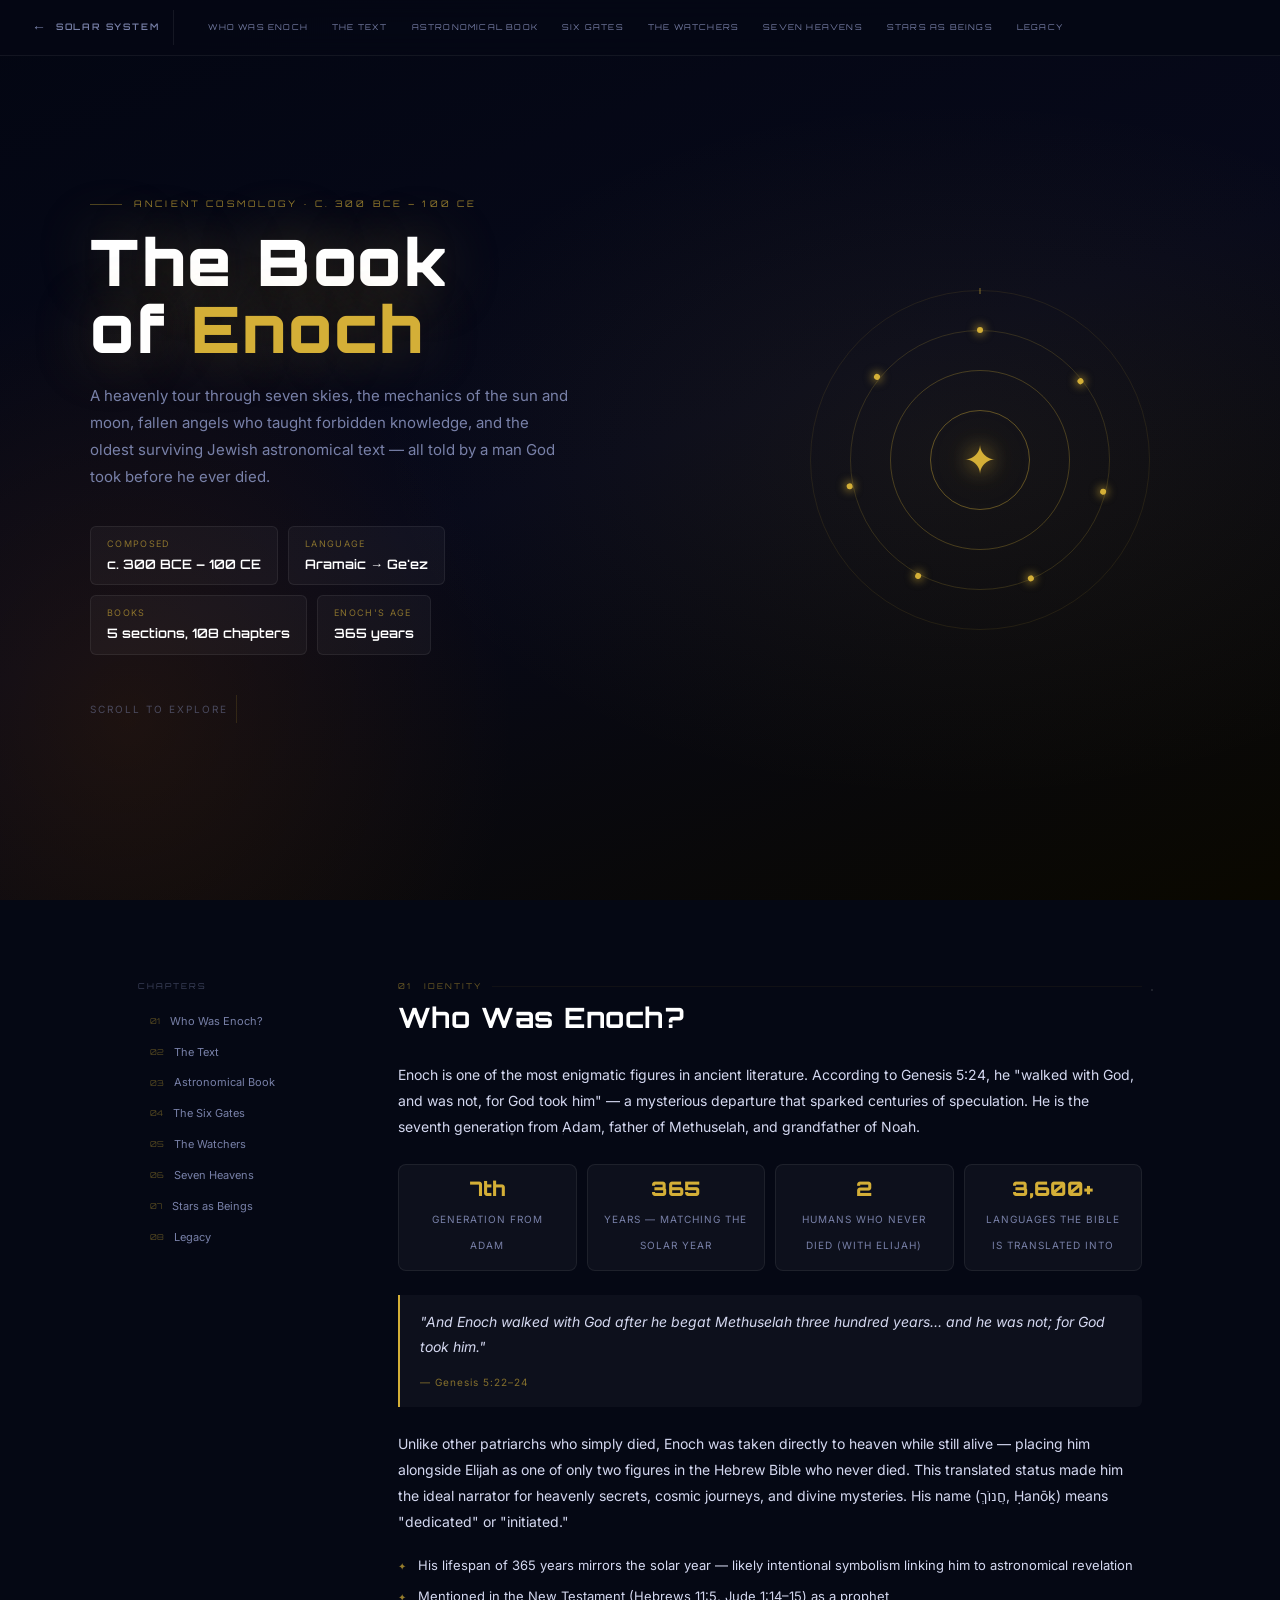
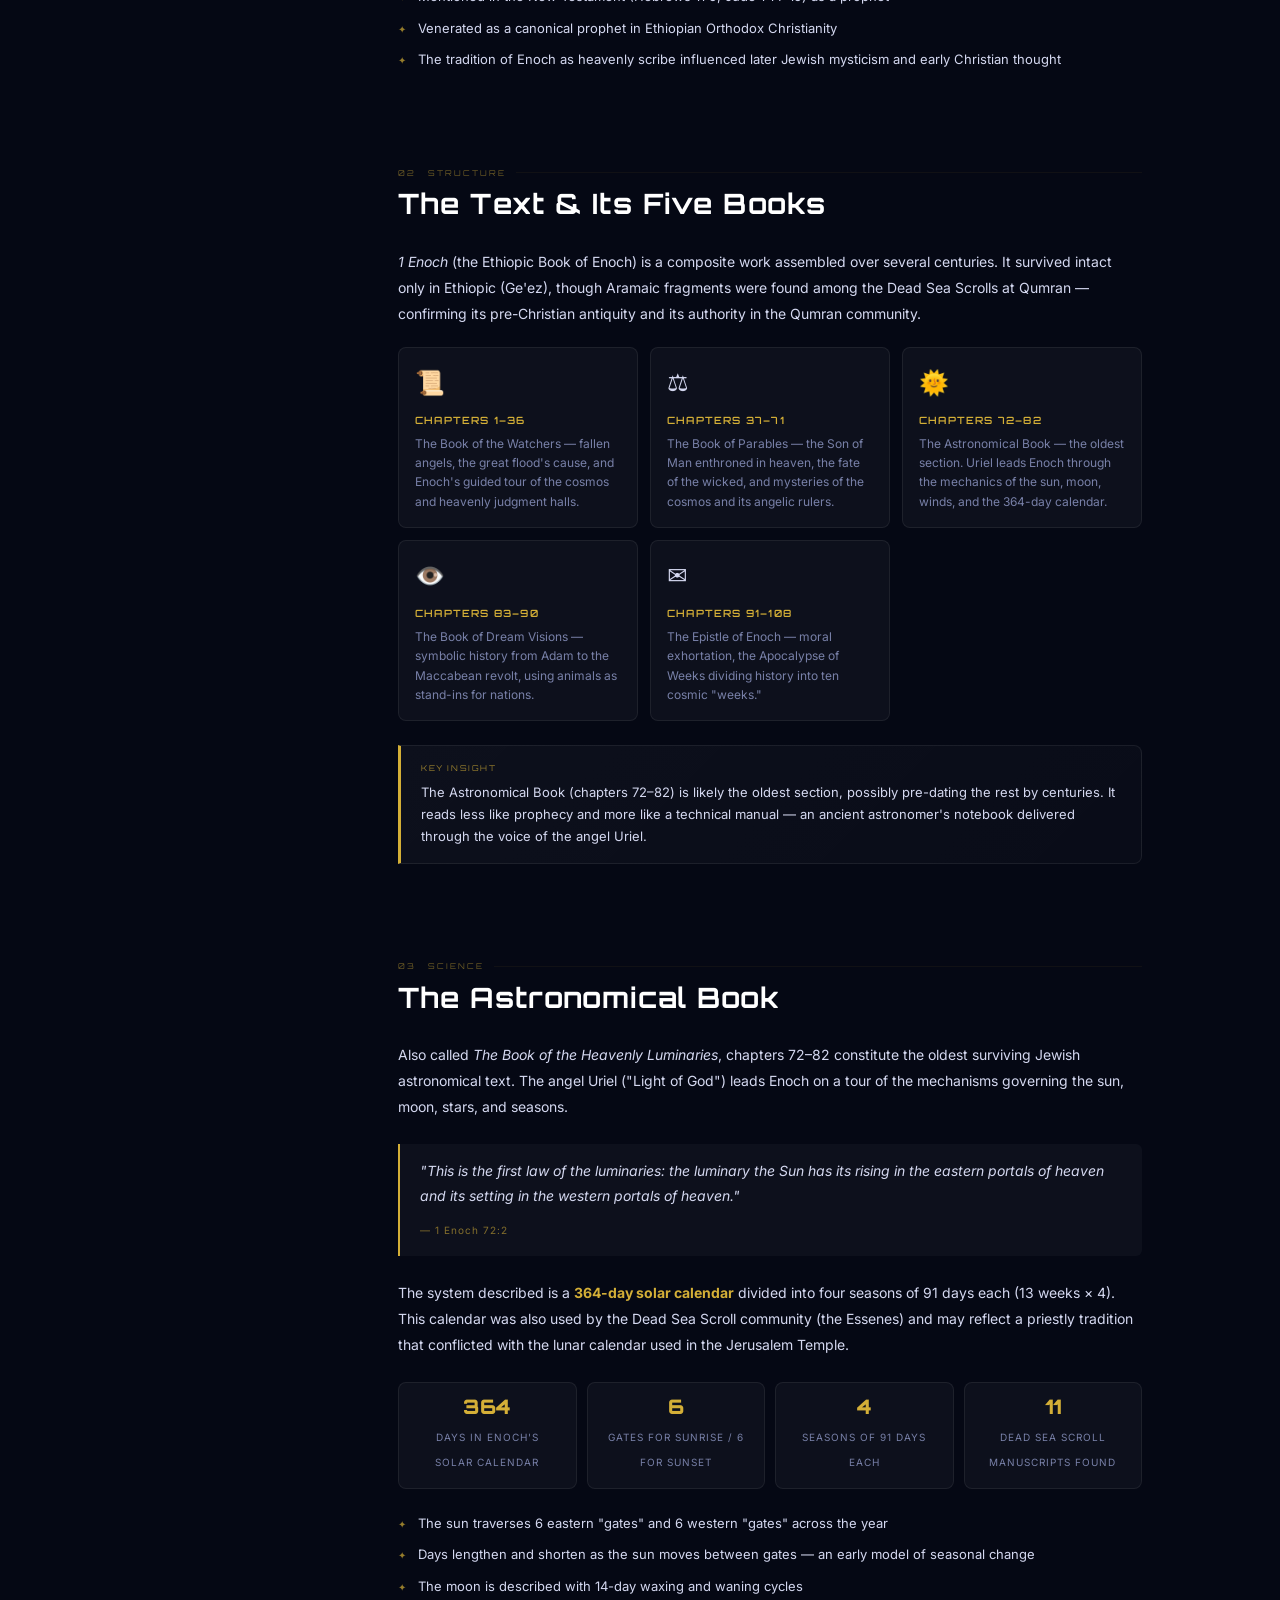
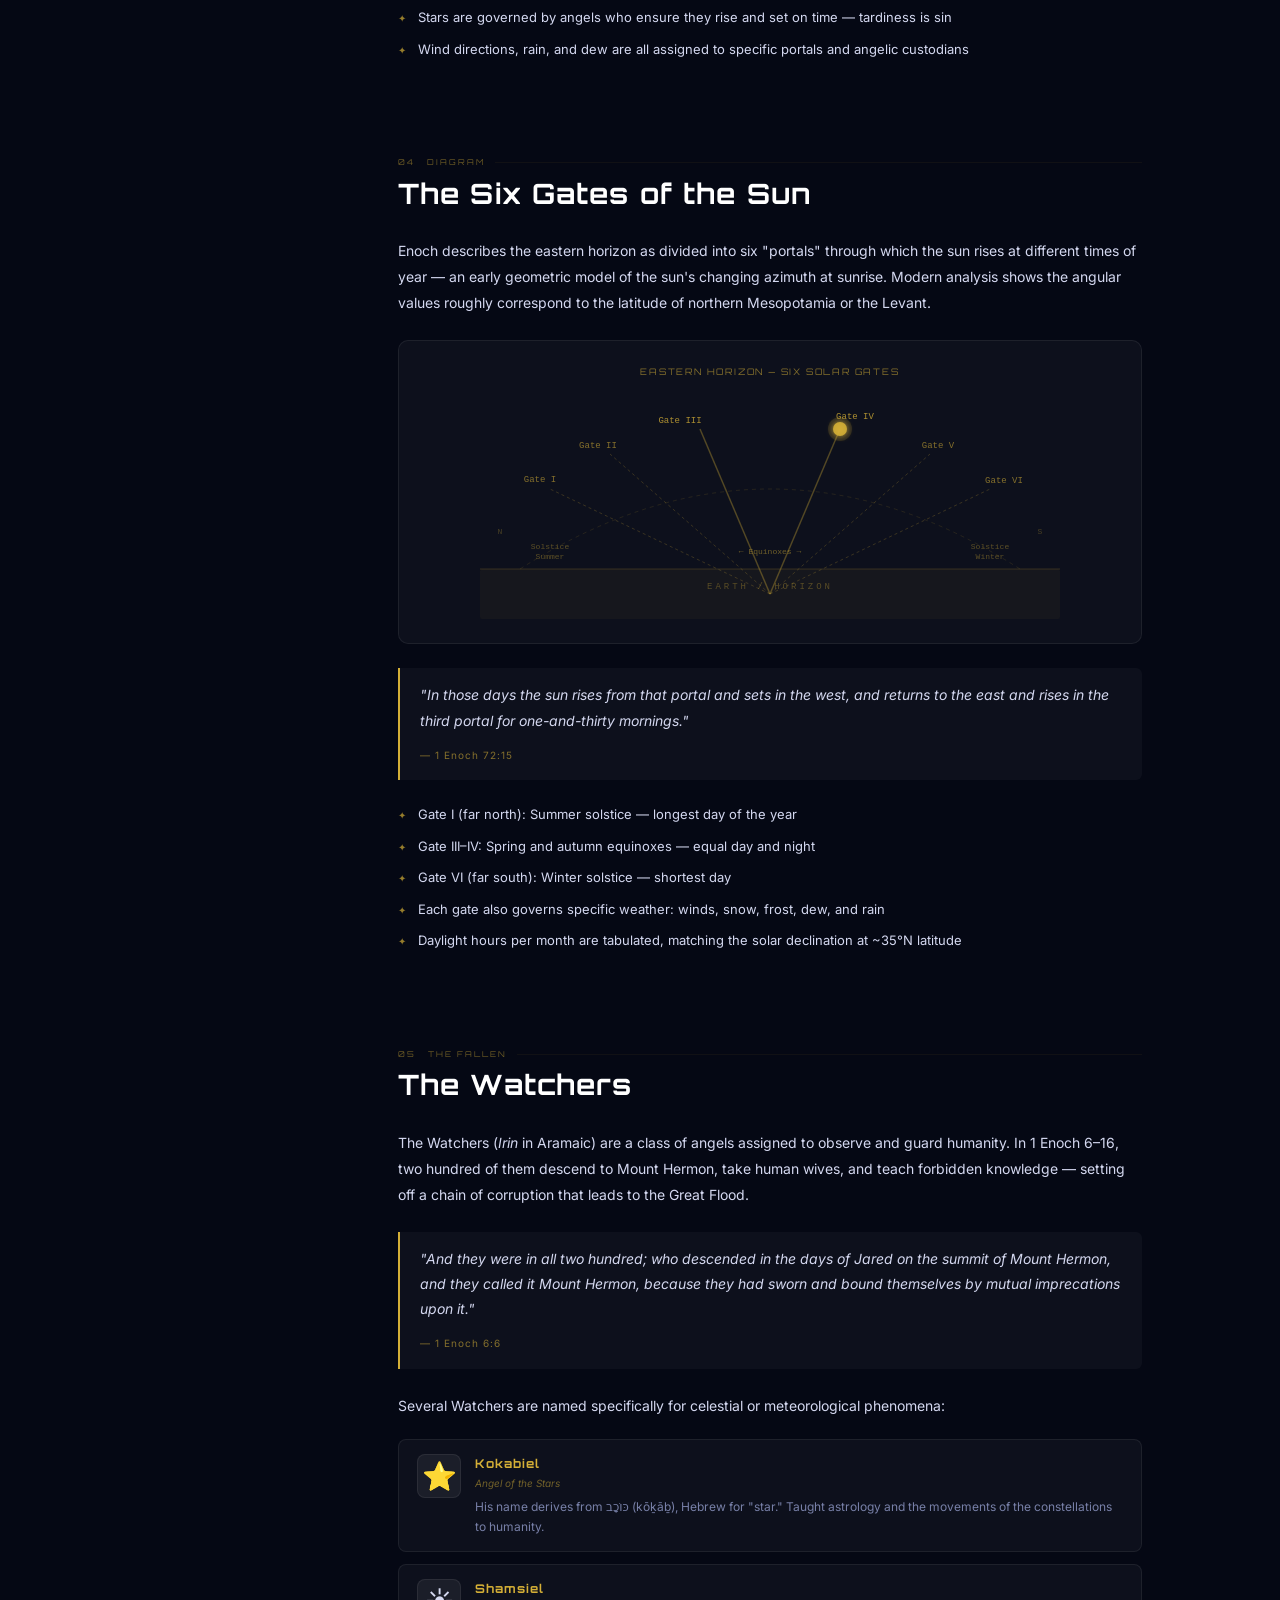
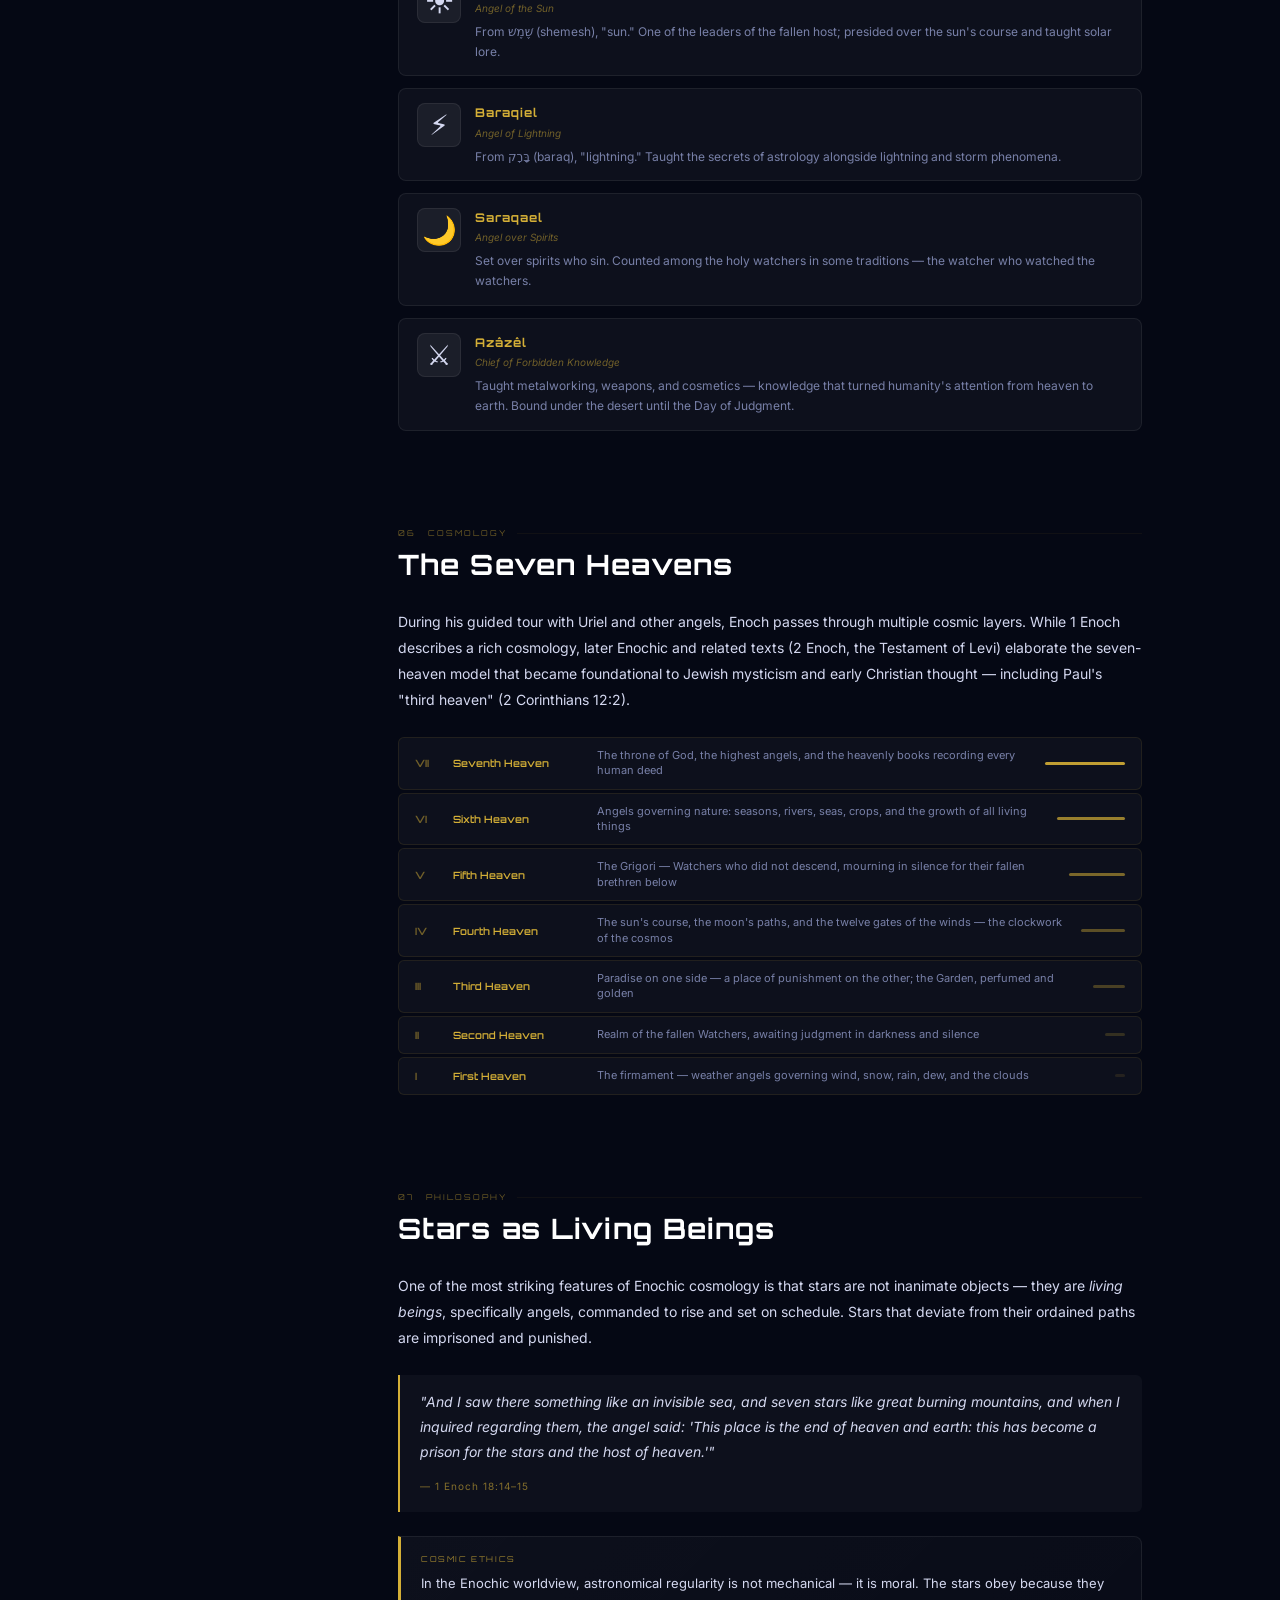
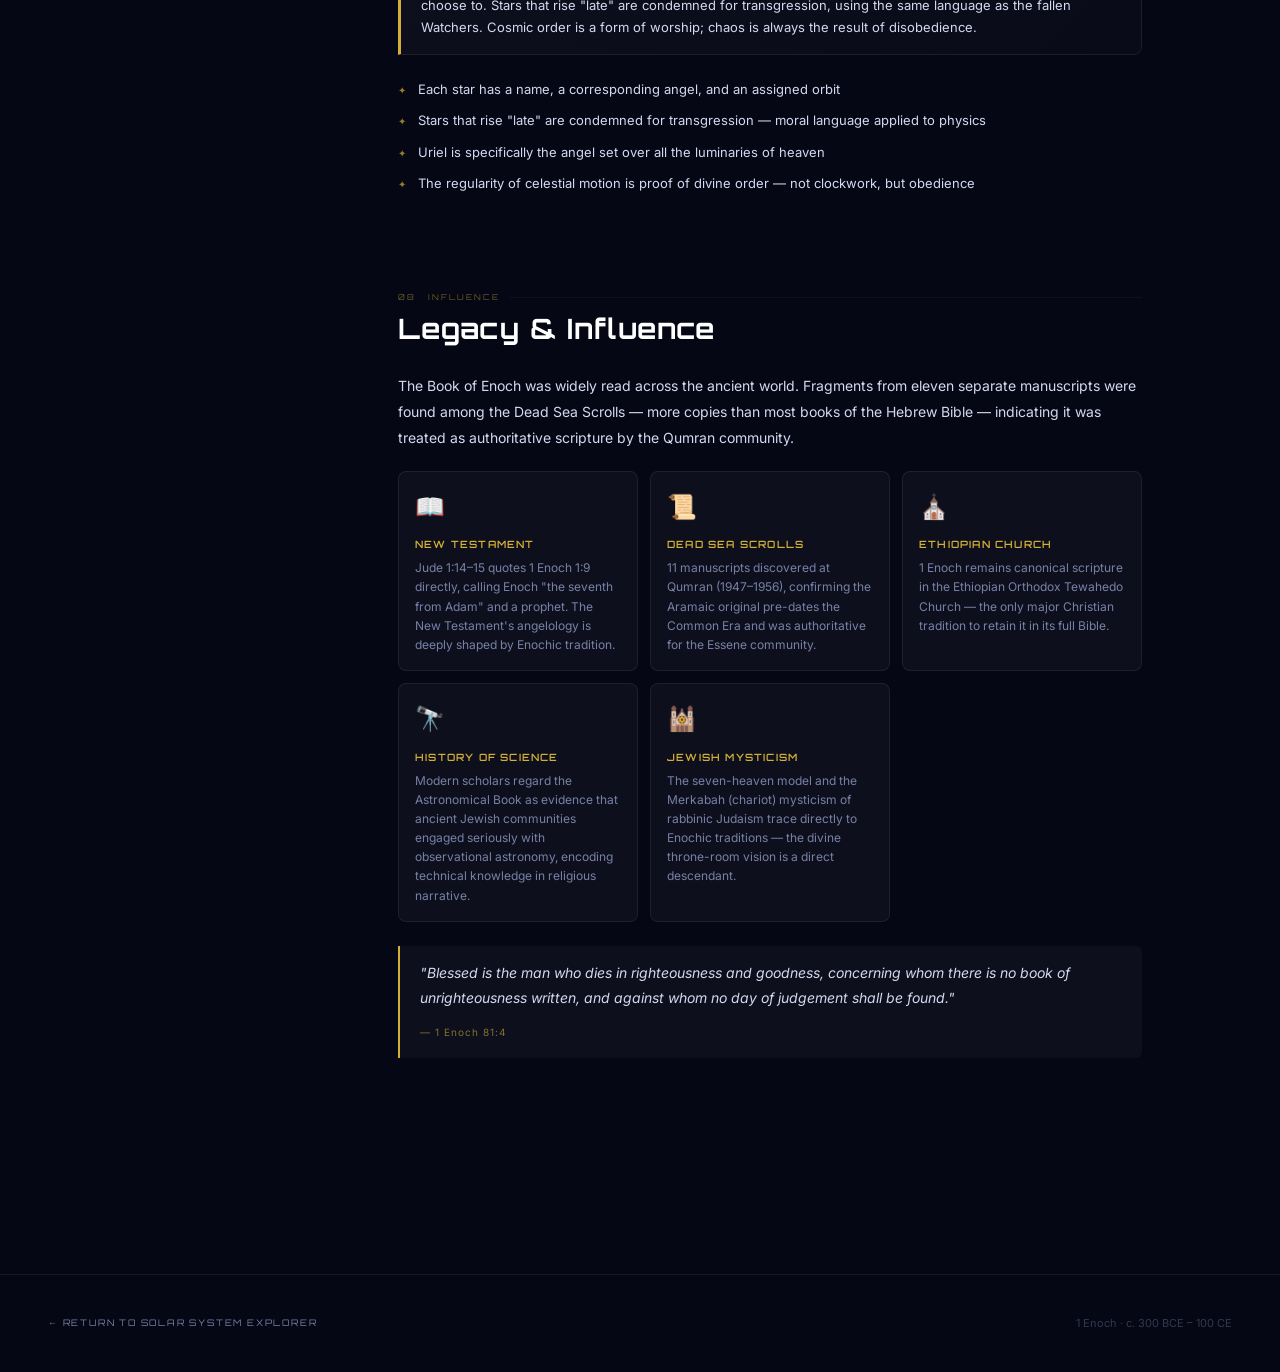
<file: static/enoch.html>
<!DOCTYPE html>
<html lang="en">
<head>
  <meta charset="UTF-8"/>
  <meta name="viewport" content="width=device-width, initial-scale=1.0"/>
  <title>Book of Enoch — Solar System Explorer</title>
  <link rel="preconnect" href="https://fonts.googleapis.com"/>
  <link rel="preconnect" href="https://fonts.gstatic.com" crossorigin/>
  <link href="https://fonts.googleapis.com/css2?family=Orbitron:wght@400;600;700;900&family=Inter:wght@300;400;500&display=swap" rel="stylesheet"/>
  <link rel="stylesheet" href="/static/css/deep-dive.css"/>
  <style>
    :root {
      --accent:     #d4af37;
      --accent-dim: rgba(212,175,55,0.25);
      --accent-glow: rgba(212,175,55,0.35);
    }
    /* Hero background */
    .hero-bg {
      background:
        radial-gradient(ellipse 70% 60% at 75% 50%, rgba(212,175,55,0.07) 0%, transparent 65%),
        radial-gradient(ellipse 50% 80% at 10% 80%, rgba(80,40,0,0.3) 0%, transparent 60%),
        linear-gradient(160deg, #030612 0%, #07091a 50%, #0a0800 100%);
    }
    /* Seal of Enoch — rotating rings */
    .enoch-seal {
      position: relative;
      width: 340px; height: 340px;
      display: flex; align-items: center; justify-content: center;
    }
    .seal-ring {
      position: absolute;
      border-radius: 50%;
      border: 1px solid rgba(212,175,55,0.2);
    }
    .seal-ring-1 { width: 340px; height: 340px; border-color: rgba(212,175,55,0.1); animation: spin 80s linear infinite; }
    .seal-ring-2 { width: 260px; height: 260px; border-color: rgba(212,175,55,0.18); animation: spin 50s linear infinite reverse; }
    .seal-ring-3 { width: 180px; height: 180px; border-color: rgba(212,175,55,0.28); animation: spin 30s linear infinite; }
    .seal-ring-4 { width: 100px; height: 100px; border-color: rgba(212,175,55,0.4); animation: spin 15s linear infinite reverse; }
    @keyframes spin { to { transform: rotate(360deg); } }

    /* Tick marks on outer ring */
    .seal-ring-1::before {
      content: '';
      position: absolute;
      top: -3px; left: 50%; transform: translateX(-50%);
      width: 1px; height: 6px;
      background: rgba(212,175,55,0.6);
    }

    /* Seven dots around ring-2 */
    .seal-dots { position: absolute; width: 260px; height: 260px; animation: spin 50s linear infinite; }
    .seal-dot {
      position: absolute;
      width: 6px; height: 6px;
      border-radius: 50%;
      background: #d4af37;
      box-shadow: 0 0 8px 2px rgba(212,175,55,0.6);
      top: -3px; left: 50%;
      transform-origin: 0 133px;
    }
    .seal-dot:nth-child(1) { transform: translateX(-50%) rotate(0deg);   }
    .seal-dot:nth-child(2) { transform: translateX(-50%) rotate(51.4deg); }
    .seal-dot:nth-child(3) { transform: translateX(-50%) rotate(102.8deg);}
    .seal-dot:nth-child(4) { transform: translateX(-50%) rotate(154.2deg);}
    .seal-dot:nth-child(5) { transform: translateX(-50%) rotate(205.6deg);}
    .seal-dot:nth-child(6) { transform: translateX(-50%) rotate(257deg);  }
    .seal-dot:nth-child(7) { transform: translateX(-50%) rotate(308.4deg);}

    /* Central star */
    .seal-star {
      position: absolute;
      width: 64px; height: 64px;
      display: flex; align-items: center; justify-content: center;
      font-size: 40px;
      color: #d4af37;
      text-shadow: 0 0 20px rgba(212,175,55,0.8), 0 0 40px rgba(212,175,55,0.4);
      animation: pulse-star 4s ease-in-out infinite;
    }
    @keyframes pulse-star {
      0%,100% { text-shadow: 0 0 20px rgba(212,175,55,0.8), 0 0 40px rgba(212,175,55,0.4); }
      50%      { text-shadow: 0 0 30px rgba(212,175,55,1),   0 0 70px rgba(212,175,55,0.6); }
    }

    /* Gates diagram */
    .gates-svg { width: 100%; max-width: 580px; display: block; margin: 0 auto; }

    /* Seven heavens tower */
    .heavens-tower {
      display: flex;
      flex-direction: column-reverse;
      gap: 3px;
      margin: 24px 0;
    }
    .heaven-layer {
      display: flex;
      align-items: center;
      gap: 14px;
      padding: 10px 16px;
      border-radius: 6px;
      border: 1px solid rgba(212,175,55,0.1);
      background: var(--surface);
      transition: border-color 0.2s, background 0.2s;
      cursor: default;
    }
    .heaven-layer:hover { border-color: rgba(212,175,55,0.3); background: var(--surface-hover); }
    .heaven-num {
      font-family: 'Orbitron', sans-serif;
      font-size: 10px;
      font-weight: 700;
      color: #d4af37;
      opacity: 0.5;
      width: 24px;
      flex-shrink: 0;
    }
    .heaven-name {
      font-family: 'Orbitron', sans-serif;
      font-size: 10px;
      font-weight: 600;
      color: #d4af37;
      width: 130px;
      flex-shrink: 0;
    }
    .heaven-desc {
      font-size: 11px;
      color: var(--text-dim);
      line-height: 1.4;
    }
    .heaven-bar {
      margin-left: auto;
      height: 3px;
      border-radius: 2px;
      background: rgba(212,175,55,0.3);
      flex-shrink: 0;
    }
    .heaven-layer:nth-child(7) .heaven-bar { width: 80px; background: rgba(212,175,55,0.9); }
    .heaven-layer:nth-child(6) .heaven-bar { width: 68px; background: rgba(212,175,55,0.7); }
    .heaven-layer:nth-child(5) .heaven-bar { width: 56px; background: rgba(212,175,55,0.55); }
    .heaven-layer:nth-child(4) .heaven-bar { width: 44px; background: rgba(212,175,55,0.4); }
    .heaven-layer:nth-child(3) .heaven-bar { width: 32px; background: rgba(212,175,55,0.3); }
    .heaven-layer:nth-child(2) .heaven-bar { width: 20px; background: rgba(212,175,55,0.2); }
    .heaven-layer:nth-child(1) .heaven-bar { width: 10px; background: rgba(212,175,55,0.12); }
  </style>
</head>
<body>
<div class="stars-layer stars-small"></div>
<div class="stars-layer stars-medium"></div>
<div class="stars-layer stars-large"></div>

<div class="dd-page">

<!-- Nav -->
<nav class="dd-nav">
  <a href="/" class="dd-back"><span class="dd-back-arrow">←</span> Solar System</a>
  <div class="dd-nav-chapters">
    <a href="#ch-who"        class="dd-nav-ch">Who Was Enoch</a>
    <a href="#ch-text"       class="dd-nav-ch">The Text</a>
    <a href="#ch-astronomy"  class="dd-nav-ch">Astronomical Book</a>
    <a href="#ch-gates"      class="dd-nav-ch">Six Gates</a>
    <a href="#ch-watchers"   class="dd-nav-ch">The Watchers</a>
    <a href="#ch-heavens"    class="dd-nav-ch">Seven Heavens</a>
    <a href="#ch-stars"      class="dd-nav-ch">Stars as Beings</a>
    <a href="#ch-legacy"     class="dd-nav-ch">Legacy</a>
  </div>
</nav>

<!-- Hero -->
<section class="dd-hero">
  <div class="hero-bg"></div>
  <div class="hero-inner">
    <div class="hero-text">
      <div class="hero-eyebrow">Ancient Cosmology · c. 300 BCE – 100 CE</div>
      <h1 class="hero-title">The Book<br>of <span>Enoch</span></h1>
      <p class="hero-desc">
        A heavenly tour through seven skies, the mechanics of the sun and moon, fallen angels
        who taught forbidden knowledge, and the oldest surviving Jewish astronomical text —
        all told by a man God took before he ever died.
      </p>
      <div class="hero-pills">
        <div class="hero-pill"><span class="pill-label">Composed</span><span class="pill-value">c. 300 BCE – 100 CE</span></div>
        <div class="hero-pill"><span class="pill-label">Language</span><span class="pill-value">Aramaic → Ge'ez</span></div>
        <div class="hero-pill"><span class="pill-label">Books</span><span class="pill-value">5 sections, 108 chapters</span></div>
        <div class="hero-pill"><span class="pill-label">Enoch's Age</span><span class="pill-value">365 years</span></div>
      </div>
      <div class="hero-scroll">Scroll to explore</div>
    </div>
    <div class="hero-art">
      <div class="enoch-seal">
        <div class="seal-ring seal-ring-1"></div>
        <div class="seal-ring seal-ring-2"></div>
        <div class="seal-ring seal-ring-3"></div>
        <div class="seal-ring seal-ring-4"></div>
        <div class="seal-dots">
          <div class="seal-dot"></div><div class="seal-dot"></div>
          <div class="seal-dot"></div><div class="seal-dot"></div>
          <div class="seal-dot"></div><div class="seal-dot"></div>
          <div class="seal-dot"></div>
        </div>
        <div class="seal-star">✦</div>
      </div>
    </div>
  </div>
</section>

<!-- Main -->
<div class="dd-main">
  <aside class="dd-sidebar">
    <div class="sidebar-label">Chapters</div>
    <ul class="sidebar-nav">
      <li><a href="#ch-who"><span class="sidebar-num">01</span> Who Was Enoch?</a></li>
      <li><a href="#ch-text"><span class="sidebar-num">02</span> The Text</a></li>
      <li><a href="#ch-astronomy"><span class="sidebar-num">03</span> Astronomical Book</a></li>
      <li><a href="#ch-gates"><span class="sidebar-num">04</span> The Six Gates</a></li>
      <li><a href="#ch-watchers"><span class="sidebar-num">05</span> The Watchers</a></li>
      <li><a href="#ch-heavens"><span class="sidebar-num">06</span> Seven Heavens</a></li>
      <li><a href="#ch-stars"><span class="sidebar-num">07</span> Stars as Beings</a></li>
      <li><a href="#ch-legacy"><span class="sidebar-num">08</span> Legacy</a></li>
    </ul>
  </aside>

  <div class="dd-content">

    <!-- 01 -->
    <section class="dd-chapter" id="ch-who">
      <div class="chapter-label">01 &nbsp; Identity</div>
      <h2 class="chapter-title">Who Was Enoch?</h2>
      <p class="dd-prose">
        Enoch is one of the most enigmatic figures in ancient literature. According to Genesis 5:24,
        he "walked with God, and was not, for God took him" — a mysterious departure that sparked
        centuries of speculation. He is the seventh generation from Adam, father of Methuselah,
        and grandfather of Noah.
      </p>
      <div class="dd-stat-row">
        <div class="dd-stat"><span class="dd-stat-value">7th</span><span class="dd-stat-label">Generation from Adam</span></div>
        <div class="dd-stat"><span class="dd-stat-value">365</span><span class="dd-stat-label">Years — matching the solar year</span></div>
        <div class="dd-stat"><span class="dd-stat-value">2</span><span class="dd-stat-label">Humans who never died (with Elijah)</span></div>
        <div class="dd-stat"><span class="dd-stat-value">3,600+</span><span class="dd-stat-label">Languages the Bible is translated into</span></div>
      </div>
      <div class="dd-quote">
        <p>"And Enoch walked with God after he begat Methuselah three hundred years… and he was not; for God took him."</p>
        <cite>— Genesis 5:22–24</cite>
      </div>
      <p class="dd-prose">
        Unlike other patriarchs who simply died, Enoch was taken directly to heaven while still alive —
        placing him alongside Elijah as one of only two figures in the Hebrew Bible who never died.
        This translated status made him the ideal narrator for heavenly secrets, cosmic journeys,
        and divine mysteries. His name (חֲנוֹךְ, Ḥanōḵ) means "dedicated" or "initiated."
      </p>
      <ul class="dd-facts">
        <li data-icon="✦">His lifespan of 365 years mirrors the solar year — likely intentional symbolism linking him to astronomical revelation</li>
        <li data-icon="✦">Mentioned in the New Testament (Hebrews 11:5, Jude 1:14–15) as a prophet</li>
        <li data-icon="✦">Venerated as a canonical prophet in Ethiopian Orthodox Christianity</li>
        <li data-icon="✦">The tradition of Enoch as heavenly scribe influenced later Jewish mysticism and early Christian thought</li>
      </ul>
    </section>

    <!-- 02 -->
    <section class="dd-chapter" id="ch-text">
      <div class="chapter-label">02 &nbsp; Structure</div>
      <h2 class="chapter-title">The Text &amp; Its Five Books</h2>
      <p class="dd-prose">
        <em>1 Enoch</em> (the Ethiopic Book of Enoch) is a composite work assembled over several
        centuries. It survived intact only in Ethiopic (Ge'ez), though Aramaic fragments were found
        among the Dead Sea Scrolls at Qumran — confirming its pre-Christian antiquity and its
        authority in the Qumran community.
      </p>
      <div class="dd-card-grid">
        <div class="dd-card">
          <span class="dd-card-icon">📜</span>
          <div class="dd-card-title">Chapters 1–36</div>
          <div class="dd-card-body">The Book of the Watchers — fallen angels, the great flood's cause, and Enoch's guided tour of the cosmos and heavenly judgment halls.</div>
        </div>
        <div class="dd-card">
          <span class="dd-card-icon">⚖️</span>
          <div class="dd-card-title">Chapters 37–71</div>
          <div class="dd-card-body">The Book of Parables — the Son of Man enthroned in heaven, the fate of the wicked, and mysteries of the cosmos and its angelic rulers.</div>
        </div>
        <div class="dd-card">
          <span class="dd-card-icon">🌞</span>
          <div class="dd-card-title">Chapters 72–82</div>
          <div class="dd-card-body">The Astronomical Book — the oldest section. Uriel leads Enoch through the mechanics of the sun, moon, winds, and the 364-day calendar.</div>
        </div>
        <div class="dd-card">
          <span class="dd-card-icon">👁️</span>
          <div class="dd-card-title">Chapters 83–90</div>
          <div class="dd-card-body">The Book of Dream Visions — symbolic history from Adam to the Maccabean revolt, using animals as stand-ins for nations.</div>
        </div>
        <div class="dd-card">
          <span class="dd-card-icon">✉️</span>
          <div class="dd-card-title">Chapters 91–108</div>
          <div class="dd-card-body">The Epistle of Enoch — moral exhortation, the Apocalypse of Weeks dividing history into ten cosmic "weeks."</div>
        </div>
      </div>
      <div class="key-point">
        <div class="key-point-label">Key Insight</div>
        <p>The Astronomical Book (chapters 72–82) is likely the oldest section, possibly pre-dating the rest by centuries. It reads less like prophecy and more like a technical manual — an ancient astronomer's notebook delivered through the voice of the angel Uriel.</p>
      </div>
    </section>

    <!-- 03 -->
    <section class="dd-chapter" id="ch-astronomy">
      <div class="chapter-label">03 &nbsp; Science</div>
      <h2 class="chapter-title">The Astronomical Book</h2>
      <p class="dd-prose">
        Also called <em>The Book of the Heavenly Luminaries</em>, chapters 72–82 constitute the
        oldest surviving Jewish astronomical text. The angel Uriel ("Light of God") leads Enoch
        on a tour of the mechanisms governing the sun, moon, stars, and seasons.
      </p>
      <div class="dd-quote">
        <p>"This is the first law of the luminaries: the luminary the Sun has its rising in the eastern portals of heaven and its setting in the western portals of heaven."</p>
        <cite>— 1 Enoch 72:2</cite>
      </div>
      <p class="dd-prose">
        The system described is a <strong style="color:var(--accent)">364-day solar calendar</strong>
        divided into four seasons of 91 days each (13 weeks × 4). This calendar was also used by the
        Dead Sea Scroll community (the Essenes) and may reflect a priestly tradition that conflicted
        with the lunar calendar used in the Jerusalem Temple.
      </p>
      <div class="dd-stat-row">
        <div class="dd-stat"><span class="dd-stat-value">364</span><span class="dd-stat-label">Days in Enoch's solar calendar</span></div>
        <div class="dd-stat"><span class="dd-stat-value">6</span><span class="dd-stat-label">Gates for sunrise / 6 for sunset</span></div>
        <div class="dd-stat"><span class="dd-stat-value">4</span><span class="dd-stat-label">Seasons of 91 days each</span></div>
        <div class="dd-stat"><span class="dd-stat-value">11</span><span class="dd-stat-label">Dead Sea Scroll manuscripts found</span></div>
      </div>
      <ul class="dd-facts">
        <li data-icon="✦">The sun traverses 6 eastern "gates" and 6 western "gates" across the year</li>
        <li data-icon="✦">Days lengthen and shorten as the sun moves between gates — an early model of seasonal change</li>
        <li data-icon="✦">The moon is described with 14-day waxing and waning cycles</li>
        <li data-icon="✦">Stars are governed by angels who ensure they rise and set on time — tardiness is sin</li>
        <li data-icon="✦">Wind directions, rain, and dew are all assigned to specific portals and angelic custodians</li>
      </ul>
    </section>

    <!-- 04 -->
    <section class="dd-chapter" id="ch-gates">
      <div class="chapter-label">04 &nbsp; Diagram</div>
      <h2 class="chapter-title">The Six Gates of the Sun</h2>
      <p class="dd-prose">
        Enoch describes the eastern horizon as divided into six "portals" through which the sun rises
        at different times of year — an early geometric model of the sun's changing azimuth at sunrise.
        Modern analysis shows the angular values roughly correspond to the latitude of northern
        Mesopotamia or the Levant.
      </p>

      <div class="dd-visual">
        <div class="dd-visual-title">Eastern Horizon — Six Solar Gates</div>
        <svg class="gates-svg" viewBox="0 0 580 220" fill="none" xmlns="http://www.w3.org/2000/svg">
          <!-- Ground -->
          <rect x="0" y="170" width="580" height="50" fill="rgba(212,175,55,0.04)" rx="2"/>
          <line x1="0" y1="170" x2="580" y2="170" stroke="rgba(212,175,55,0.2)" stroke-width="1"/>
          <text x="290" y="190" fill="rgba(212,175,55,0.35)" font-size="9" font-family="monospace" text-anchor="middle" letter-spacing="3">EARTH / HORIZON</text>

          <!-- Sky dome arc -->
          <path d="M 40,170 Q 290,10 540,170" stroke="rgba(212,175,55,0.12)" stroke-width="1" stroke-dasharray="4 4"/>

          <!-- Gate rays (6 lines fanning from a point below horizon) -->
          <!-- Origin point: 290, 195 -->
          <!-- Gate VI (far south = far right on diagram) -->
          <line x1="290" y1="195" x2="510" y2="90"  stroke="rgba(212,175,55,0.22)" stroke-width="1" stroke-dasharray="3 3"/>
          <!-- Gate V -->
          <line x1="290" y1="195" x2="450" y2="55"  stroke="rgba(212,175,55,0.22)" stroke-width="1" stroke-dasharray="3 3"/>
          <!-- Gate IV (equinox) -->
          <line x1="290" y1="195" x2="360" y2="30"  stroke="rgba(212,175,55,0.35)" stroke-width="1.5"/>
          <!-- Gate III (equinox) -->
          <line x1="290" y1="195" x2="220" y2="30"  stroke="rgba(212,175,55,0.35)" stroke-width="1.5"/>
          <!-- Gate II -->
          <line x1="290" y1="195" x2="130" y2="55"  stroke="rgba(212,175,55,0.22)" stroke-width="1" stroke-dasharray="3 3"/>
          <!-- Gate I (far north = far left) -->
          <line x1="290" y1="195" x2="70"  y2="90"  stroke="rgba(212,175,55,0.22)" stroke-width="1" stroke-dasharray="3 3"/>

          <!-- Sun dot on gate IV (current/equinox position) -->
          <circle cx="360" cy="30" r="7" fill="rgba(212,175,55,0.9)" filter="url(#glow)"/>
          <circle cx="360" cy="30" r="12" fill="rgba(212,175,55,0.15)"/>

          <!-- Gate labels -->
          <text x="60"  y="83"  fill="rgba(212,175,55,0.6)" font-size="9" font-family="monospace" text-anchor="middle">Gate I</text>
          <text x="118" y="49"  fill="rgba(212,175,55,0.6)" font-size="9" font-family="monospace" text-anchor="middle">Gate II</text>
          <text x="200" y="24"  fill="rgba(212,175,55,0.8)" font-size="9" font-family="monospace" text-anchor="middle">Gate III</text>
          <text x="375" y="20"  fill="rgba(212,175,55,0.8)" font-size="9" font-family="monospace" text-anchor="middle">Gate IV</text>
          <text x="458" y="49"  fill="rgba(212,175,55,0.6)" font-size="9" font-family="monospace" text-anchor="middle">Gate V</text>
          <text x="524" y="84"  fill="rgba(212,175,55,0.6)" font-size="9" font-family="monospace" text-anchor="middle">Gate VI</text>

          <!-- Season labels at bottom -->
          <text x="70"  y="160" fill="rgba(212,175,55,0.4)" font-size="8" font-family="monospace" text-anchor="middle">Summer</text>
          <text x="70"  y="150" fill="rgba(212,175,55,0.4)" font-size="8" font-family="monospace" text-anchor="middle">Solstice</text>
          <text x="290" y="155" fill="rgba(212,175,55,0.5)" font-size="8" font-family="monospace" text-anchor="middle">← Equinoxes →</text>
          <text x="510" y="160" fill="rgba(212,175,55,0.4)" font-size="8" font-family="monospace" text-anchor="middle">Winter</text>
          <text x="510" y="150" fill="rgba(212,175,55,0.4)" font-size="8" font-family="monospace" text-anchor="middle">Solstice</text>

          <!-- North / South labels -->
          <text x="20" y="135" fill="rgba(212,175,55,0.3)" font-size="8" font-family="monospace" text-anchor="middle">N</text>
          <text x="560" y="135" fill="rgba(212,175,55,0.3)" font-size="8" font-family="monospace" text-anchor="middle">S</text>

          <defs>
            <filter id="glow" x="-50%" y="-50%" width="200%" height="200%">
              <feGaussianBlur stdDeviation="3" result="blur"/>
              <feMerge><feMergeNode in="blur"/><feMergeNode in="SourceGraphic"/></feMerge>
            </filter>
          </defs>
        </svg>
      </div>

      <div class="dd-quote">
        <p>"In those days the sun rises from that portal and sets in the west, and returns to the east and rises in the third portal for one-and-thirty mornings."</p>
        <cite>— 1 Enoch 72:15</cite>
      </div>
      <ul class="dd-facts">
        <li data-icon="✦">Gate I (far north): Summer solstice — longest day of the year</li>
        <li data-icon="✦">Gate III–IV: Spring and autumn equinoxes — equal day and night</li>
        <li data-icon="✦">Gate VI (far south): Winter solstice — shortest day</li>
        <li data-icon="✦">Each gate also governs specific weather: winds, snow, frost, dew, and rain</li>
        <li data-icon="✦">Daylight hours per month are tabulated, matching the solar declination at ~35°N latitude</li>
      </ul>
    </section>

    <!-- 05 -->
    <section class="dd-chapter" id="ch-watchers">
      <div class="chapter-label">05 &nbsp; The Fallen</div>
      <h2 class="chapter-title">The Watchers</h2>
      <p class="dd-prose">
        The Watchers (<em>Irin</em> in Aramaic) are a class of angels assigned to observe and guard humanity.
        In 1 Enoch 6–16, two hundred of them descend to Mount Hermon, take human wives, and teach forbidden
        knowledge — setting off a chain of corruption that leads to the Great Flood.
      </p>
      <div class="dd-quote">
        <p>"And they were in all two hundred; who descended in the days of Jared on the summit of Mount Hermon, and they called it Mount Hermon, because they had sworn and bound themselves by mutual imprecations upon it."</p>
        <cite>— 1 Enoch 6:6</cite>
      </div>
      <p class="dd-prose">Several Watchers are named specifically for celestial or meteorological phenomena:</p>
      <div class="entity-list">
        <div class="entity-card">
          <div class="entity-sigil">⭐</div>
          <div class="entity-info">
            <div class="entity-name">Kokabiel</div>
            <div class="entity-role">Angel of the Stars</div>
            <div class="entity-desc">His name derives from כּוֹכָב (kōḵāḇ), Hebrew for "star." Taught astrology and the movements of the constellations to humanity.</div>
          </div>
        </div>
        <div class="entity-card">
          <div class="entity-sigil">☀️</div>
          <div class="entity-info">
            <div class="entity-name">Shamsiel</div>
            <div class="entity-role">Angel of the Sun</div>
            <div class="entity-desc">From שֶׁמֶשׁ (shemesh), "sun." One of the leaders of the fallen host; presided over the sun's course and taught solar lore.</div>
          </div>
        </div>
        <div class="entity-card">
          <div class="entity-sigil">⚡</div>
          <div class="entity-info">
            <div class="entity-name">Baraqiel</div>
            <div class="entity-role">Angel of Lightning</div>
            <div class="entity-desc">From בָּרָק (baraq), "lightning." Taught the secrets of astrology alongside lightning and storm phenomena.</div>
          </div>
        </div>
        <div class="entity-card">
          <div class="entity-sigil">🌙</div>
          <div class="entity-info">
            <div class="entity-name">Saraqael</div>
            <div class="entity-role">Angel over Spirits</div>
            <div class="entity-desc">Set over spirits who sin. Counted among the holy watchers in some traditions — the watcher who watched the watchers.</div>
          </div>
        </div>
        <div class="entity-card">
          <div class="entity-sigil">⚔️</div>
          <div class="entity-info">
            <div class="entity-name">Azâzêl</div>
            <div class="entity-role">Chief of Forbidden Knowledge</div>
            <div class="entity-desc">Taught metalworking, weapons, and cosmetics — knowledge that turned humanity's attention from heaven to earth. Bound under the desert until the Day of Judgment.</div>
          </div>
        </div>
      </div>
    </section>

    <!-- 06 -->
    <section class="dd-chapter" id="ch-heavens">
      <div class="chapter-label">06 &nbsp; Cosmology</div>
      <h2 class="chapter-title">The Seven Heavens</h2>
      <p class="dd-prose">
        During his guided tour with Uriel and other angels, Enoch passes through multiple cosmic layers.
        While 1 Enoch describes a rich cosmology, later Enochic and related texts (2 Enoch, the Testament
        of Levi) elaborate the seven-heaven model that became foundational to Jewish mysticism and early
        Christian thought — including Paul's "third heaven" (2 Corinthians 12:2).
      </p>
      <div class="heavens-tower">
        <div class="heaven-layer">
          <span class="heaven-num">I</span>
          <span class="heaven-name">First Heaven</span>
          <span class="heaven-desc">The firmament — weather angels governing wind, snow, rain, dew, and the clouds</span>
          <div class="heaven-bar"></div>
        </div>
        <div class="heaven-layer">
          <span class="heaven-num">II</span>
          <span class="heaven-name">Second Heaven</span>
          <span class="heaven-desc">Realm of the fallen Watchers, awaiting judgment in darkness and silence</span>
          <div class="heaven-bar"></div>
        </div>
        <div class="heaven-layer">
          <span class="heaven-num">III</span>
          <span class="heaven-name">Third Heaven</span>
          <span class="heaven-desc">Paradise on one side — a place of punishment on the other; the Garden, perfumed and golden</span>
          <div class="heaven-bar"></div>
        </div>
        <div class="heaven-layer">
          <span class="heaven-num">IV</span>
          <span class="heaven-name">Fourth Heaven</span>
          <span class="heaven-desc">The sun's course, the moon's paths, and the twelve gates of the winds — the clockwork of the cosmos</span>
          <div class="heaven-bar"></div>
        </div>
        <div class="heaven-layer">
          <span class="heaven-num">V</span>
          <span class="heaven-name">Fifth Heaven</span>
          <span class="heaven-desc">The Grigori — Watchers who did not descend, mourning in silence for their fallen brethren below</span>
          <div class="heaven-bar"></div>
        </div>
        <div class="heaven-layer">
          <span class="heaven-num">VI</span>
          <span class="heaven-name">Sixth Heaven</span>
          <span class="heaven-desc">Angels governing nature: seasons, rivers, seas, crops, and the growth of all living things</span>
          <div class="heaven-bar"></div>
        </div>
        <div class="heaven-layer">
          <span class="heaven-num">VII</span>
          <span class="heaven-name">Seventh Heaven</span>
          <span class="heaven-desc">The throne of God, the highest angels, and the heavenly books recording every human deed</span>
          <div class="heaven-bar"></div>
        </div>
      </div>
    </section>

    <!-- 07 -->
    <section class="dd-chapter" id="ch-stars">
      <div class="chapter-label">07 &nbsp; Philosophy</div>
      <h2 class="chapter-title">Stars as Living Beings</h2>
      <p class="dd-prose">
        One of the most striking features of Enochic cosmology is that stars are not inanimate objects —
        they are <em>living beings</em>, specifically angels, commanded to rise and set on schedule.
        Stars that deviate from their ordained paths are imprisoned and punished.
      </p>
      <div class="dd-quote">
        <p>"And I saw there something like an invisible sea, and seven stars like great burning mountains, and when I inquired regarding them, the angel said: 'This place is the end of heaven and earth: this has become a prison for the stars and the host of heaven.'"</p>
        <cite>— 1 Enoch 18:14–15</cite>
      </div>
      <div class="key-point">
        <div class="key-point-label">Cosmic Ethics</div>
        <p>In the Enochic worldview, astronomical regularity is not mechanical — it is moral. The stars obey because they choose to. Stars that rise "late" are condemned for transgression, using the same language as the fallen Watchers. Cosmic order is a form of worship; chaos is always the result of disobedience.</p>
      </div>
      <ul class="dd-facts">
        <li data-icon="✦">Each star has a name, a corresponding angel, and an assigned orbit</li>
        <li data-icon="✦">Stars that rise "late" are condemned for transgression — moral language applied to physics</li>
        <li data-icon="✦">Uriel is specifically the angel set over all the luminaries of heaven</li>
        <li data-icon="✦">The regularity of celestial motion is proof of divine order — not clockwork, but obedience</li>
      </ul>
    </section>

    <!-- 08 -->
    <section class="dd-chapter" id="ch-legacy">
      <div class="chapter-label">08 &nbsp; Influence</div>
      <h2 class="chapter-title">Legacy &amp; Influence</h2>
      <p class="dd-prose">
        The Book of Enoch was widely read across the ancient world. Fragments from eleven separate manuscripts
        were found among the Dead Sea Scrolls — more copies than most books of the Hebrew Bible — indicating it
        was treated as authoritative scripture by the Qumran community.
      </p>
      <div class="dd-card-grid">
        <div class="dd-card">
          <span class="dd-card-icon">📖</span>
          <div class="dd-card-title">New Testament</div>
          <div class="dd-card-body">Jude 1:14–15 quotes 1 Enoch 1:9 directly, calling Enoch "the seventh from Adam" and a prophet. The New Testament's angelology is deeply shaped by Enochic tradition.</div>
        </div>
        <div class="dd-card">
          <span class="dd-card-icon">📜</span>
          <div class="dd-card-title">Dead Sea Scrolls</div>
          <div class="dd-card-body">11 manuscripts discovered at Qumran (1947–1956), confirming the Aramaic original pre-dates the Common Era and was authoritative for the Essene community.</div>
        </div>
        <div class="dd-card">
          <span class="dd-card-icon">⛪</span>
          <div class="dd-card-title">Ethiopian Church</div>
          <div class="dd-card-body">1 Enoch remains canonical scripture in the Ethiopian Orthodox Tewahedo Church — the only major Christian tradition to retain it in its full Bible.</div>
        </div>
        <div class="dd-card">
          <span class="dd-card-icon">🔭</span>
          <div class="dd-card-title">History of Science</div>
          <div class="dd-card-body">Modern scholars regard the Astronomical Book as evidence that ancient Jewish communities engaged seriously with observational astronomy, encoding technical knowledge in religious narrative.</div>
        </div>
        <div class="dd-card">
          <span class="dd-card-icon">🕍</span>
          <div class="dd-card-title">Jewish Mysticism</div>
          <div class="dd-card-body">The seven-heaven model and the Merkabah (chariot) mysticism of rabbinic Judaism trace directly to Enochic traditions — the divine throne-room vision is a direct descendant.</div>
        </div>
      </div>
      <div class="dd-quote">
        <p>"Blessed is the man who dies in righteousness and goodness, concerning whom there is no book of unrighteousness written, and against whom no day of judgement shall be found."</p>
        <cite>— 1 Enoch 81:4</cite>
      </div>
    </section>

  </div><!-- .dd-content -->
</div><!-- .dd-main -->

<footer class="dd-footer">
  <a href="/" class="dd-footer-back">← Return to Solar System Explorer</a>
  <span class="dd-footer-text">1 Enoch · c. 300 BCE – 100 CE</span>
</footer>

</div><!-- .dd-page -->

<script>
// Scrollspy: highlight active chapter in nav
const chapters = document.querySelectorAll('.dd-chapter');
const navLinks = document.querySelectorAll('.dd-nav-ch, .sidebar-nav a');
function onScroll() {
  let current = '';
  chapters.forEach(ch => {
    if (window.scrollY >= ch.offsetTop - 100) current = ch.id;
  });
  navLinks.forEach(a => {
    a.classList.toggle('active', a.getAttribute('href') === '#' + current);
  });
}
window.addEventListener('scroll', onScroll, { passive: true });
onScroll();
</script>
</body>
</html>
</file>
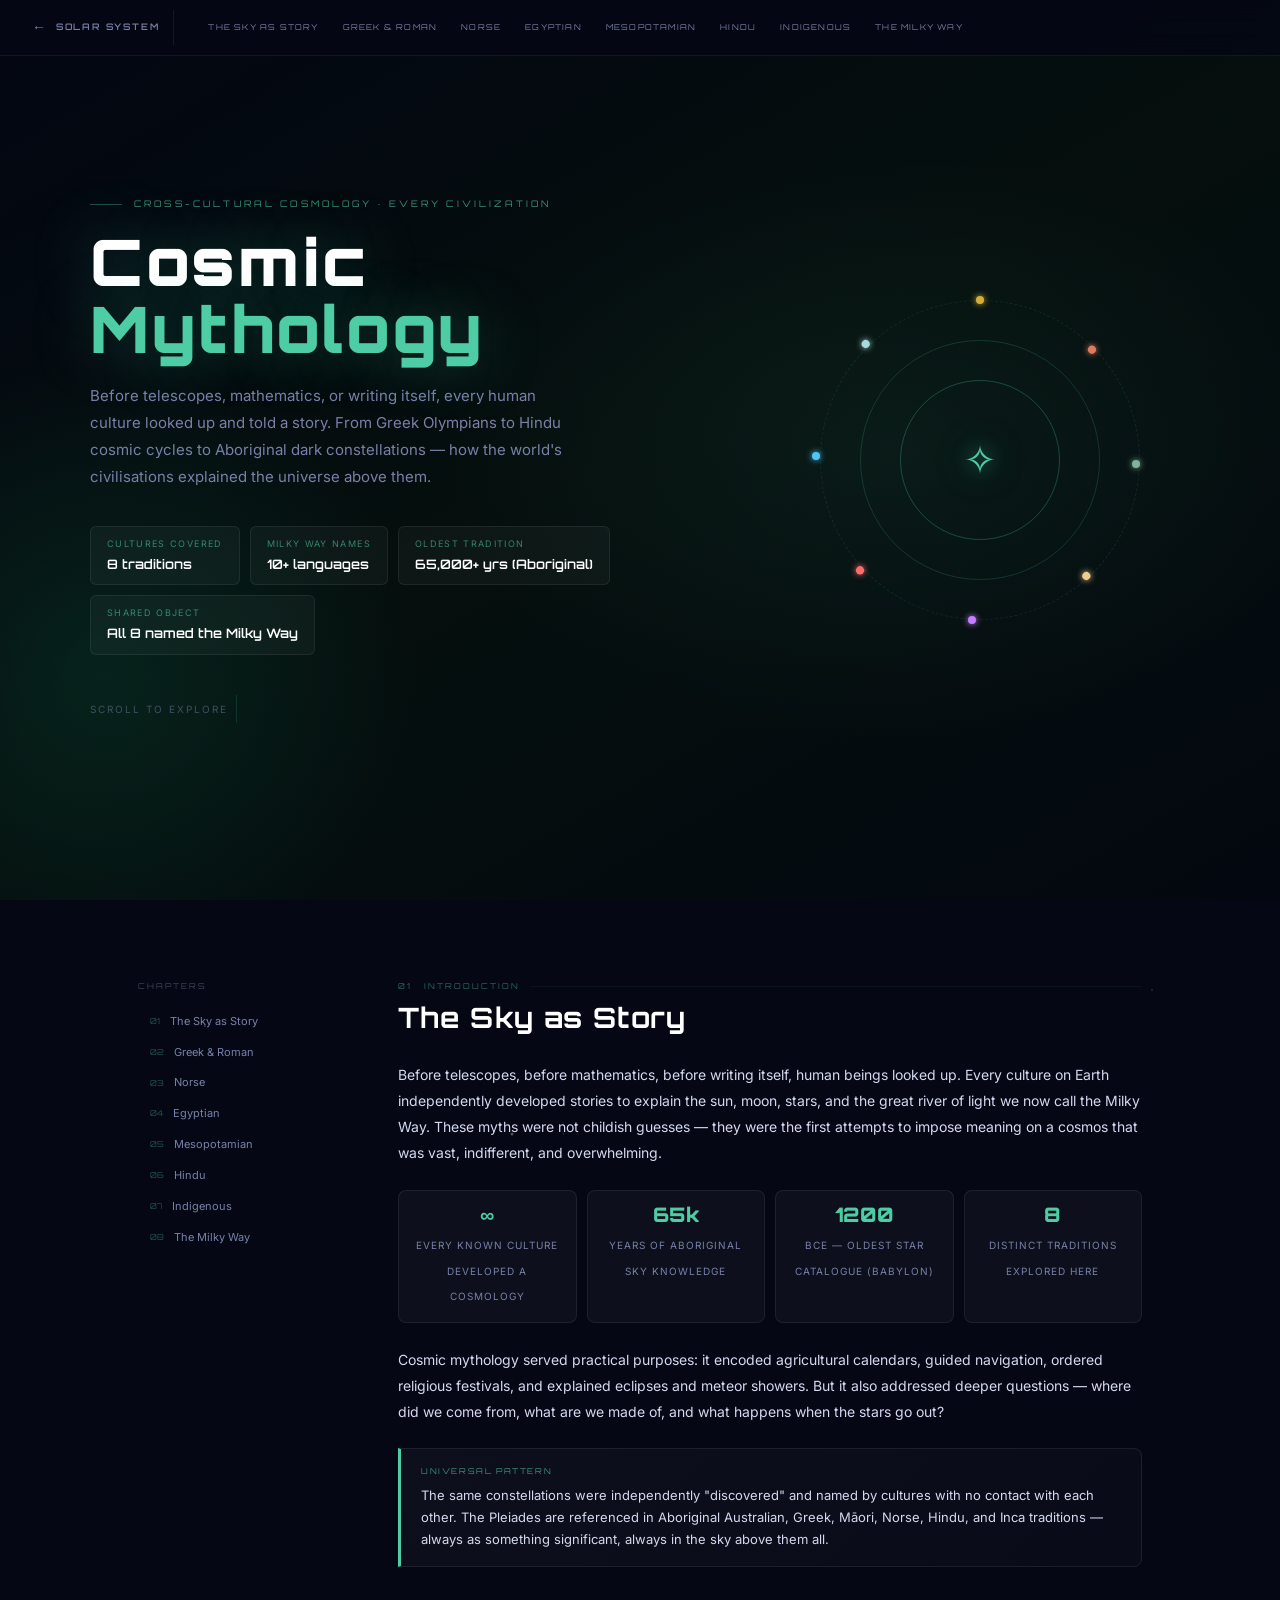
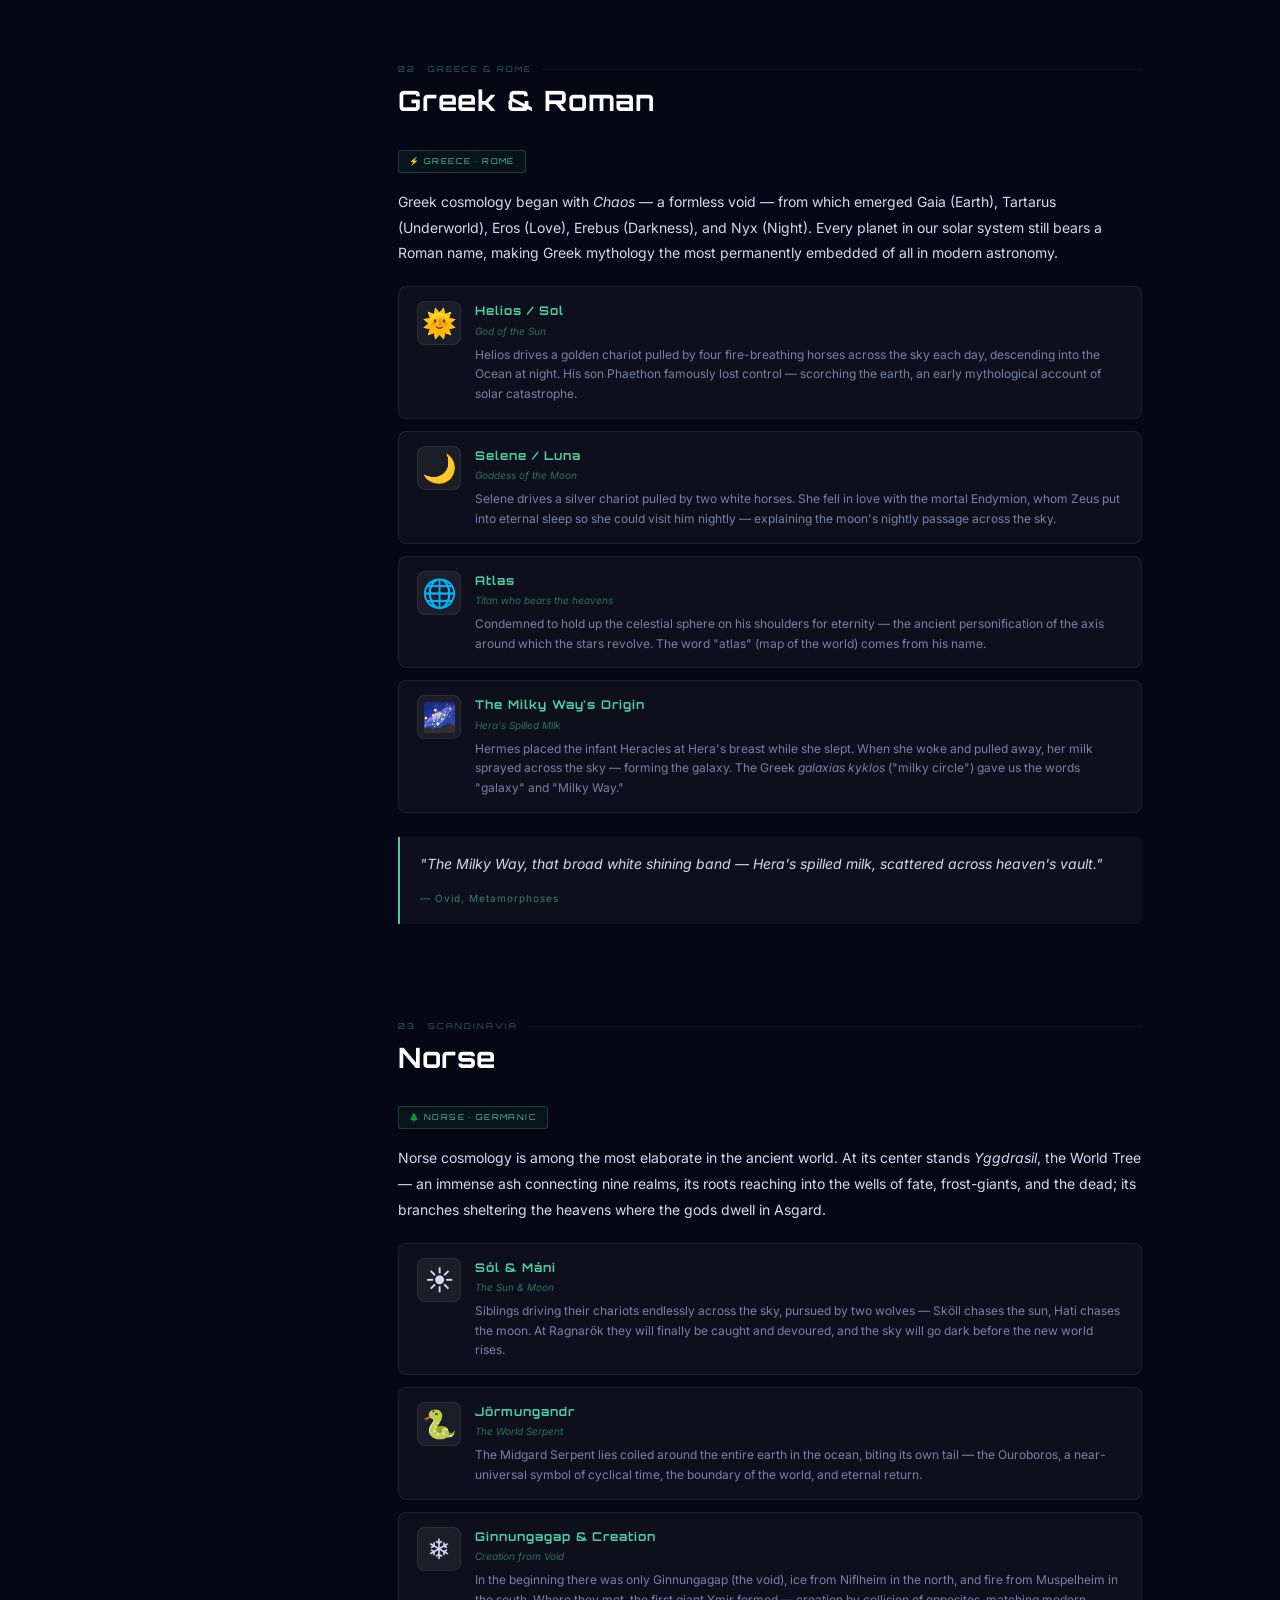
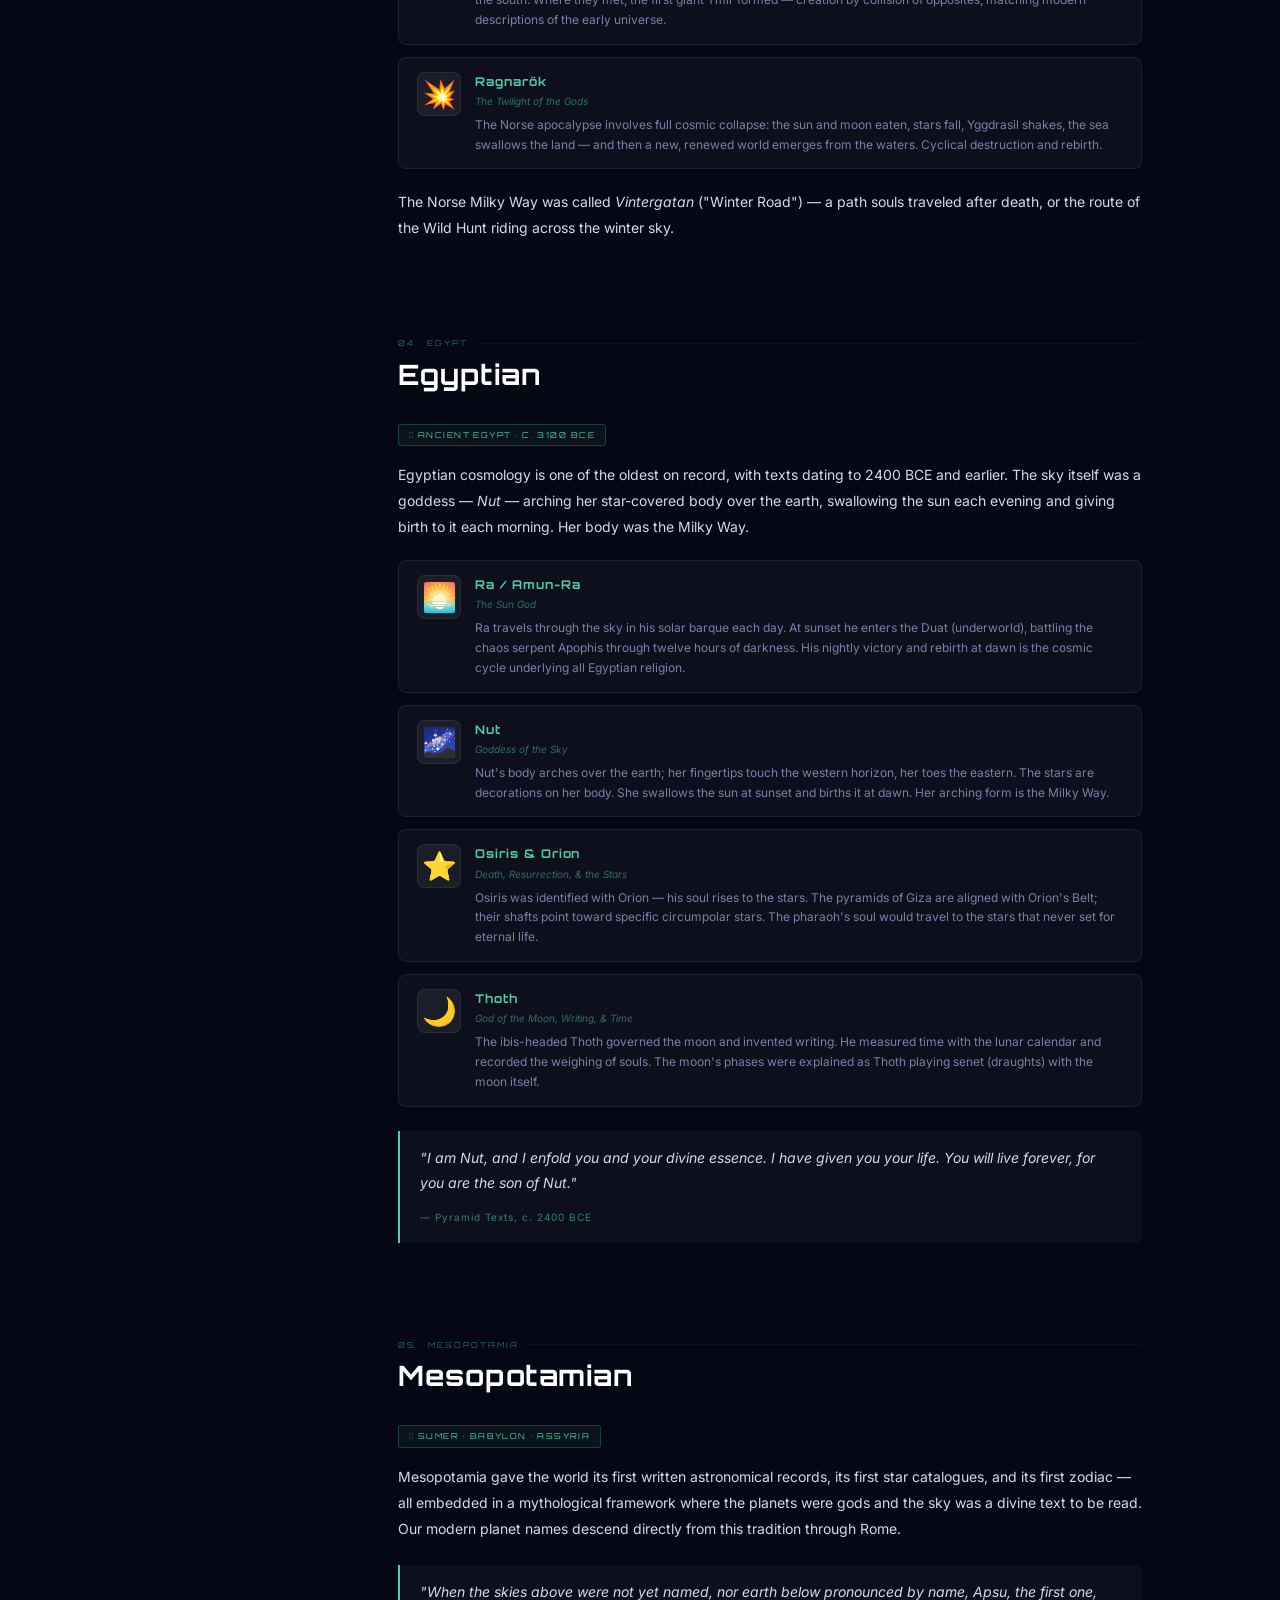
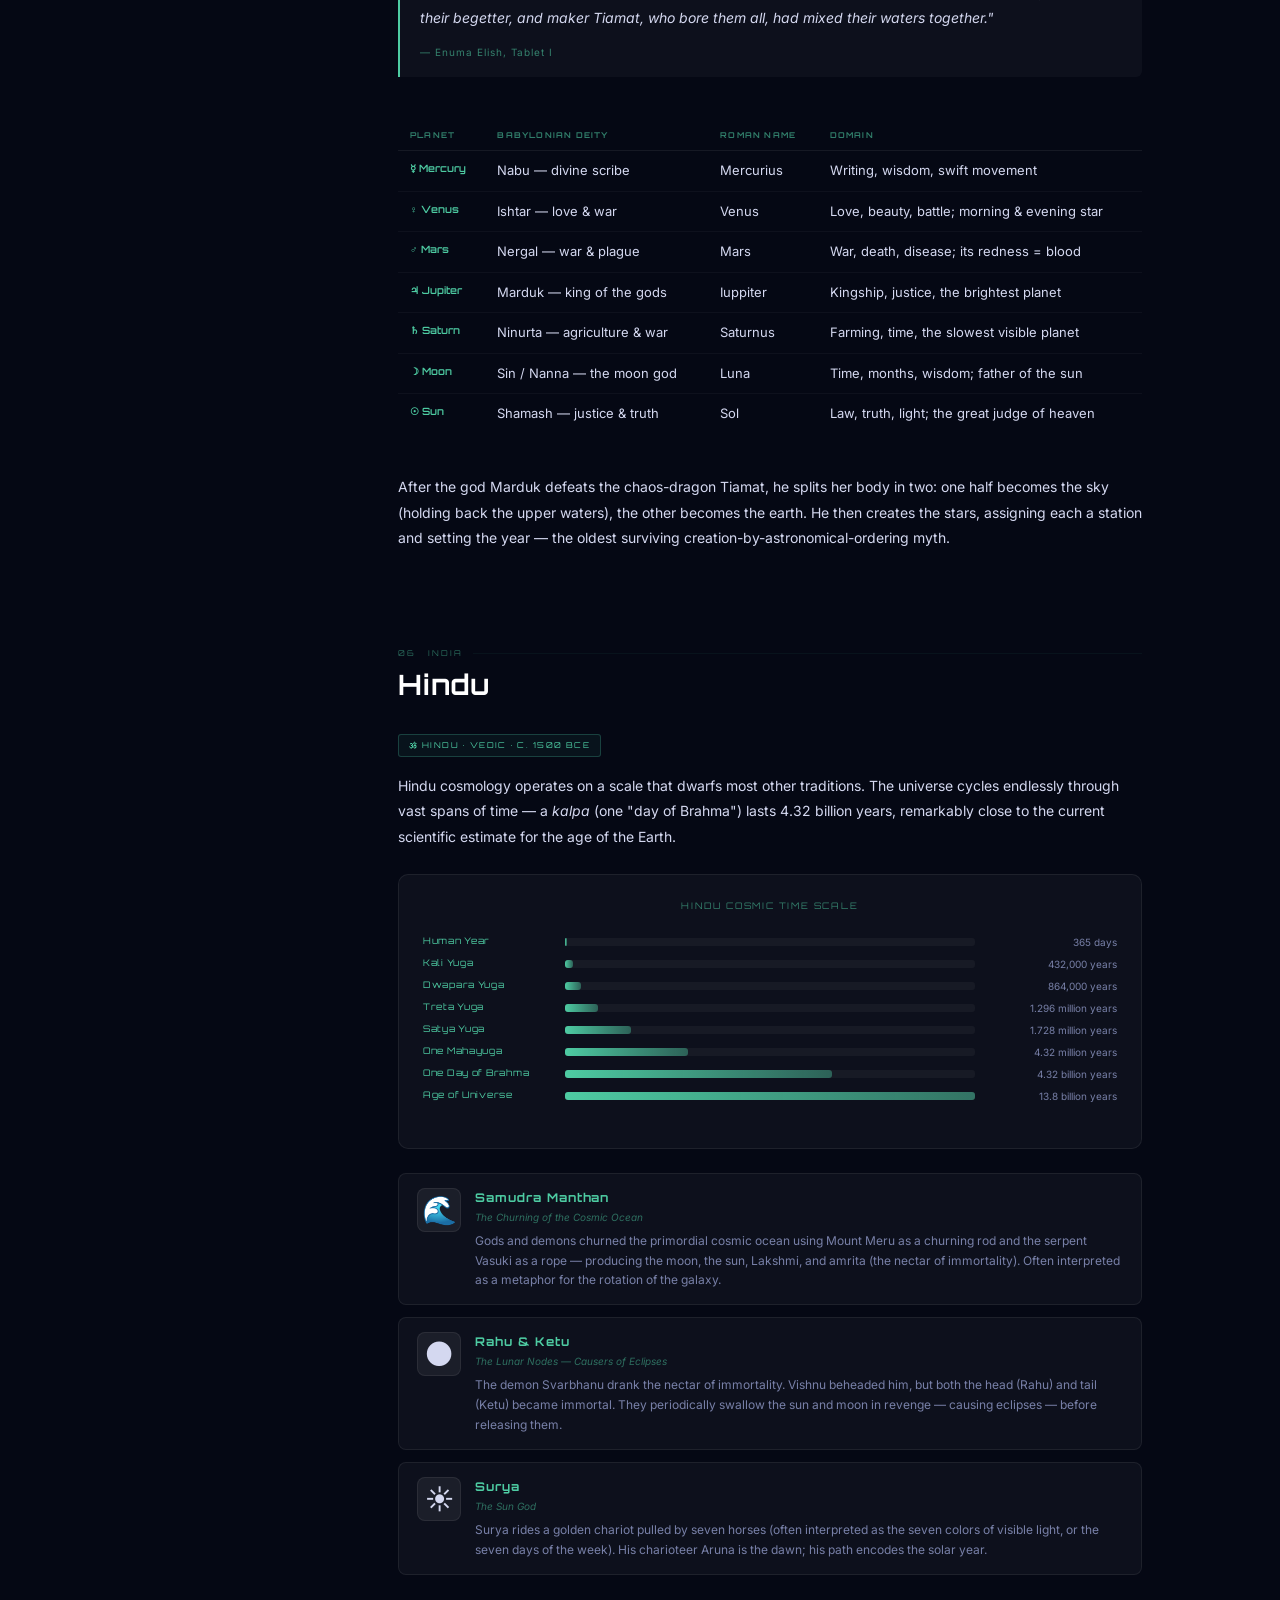
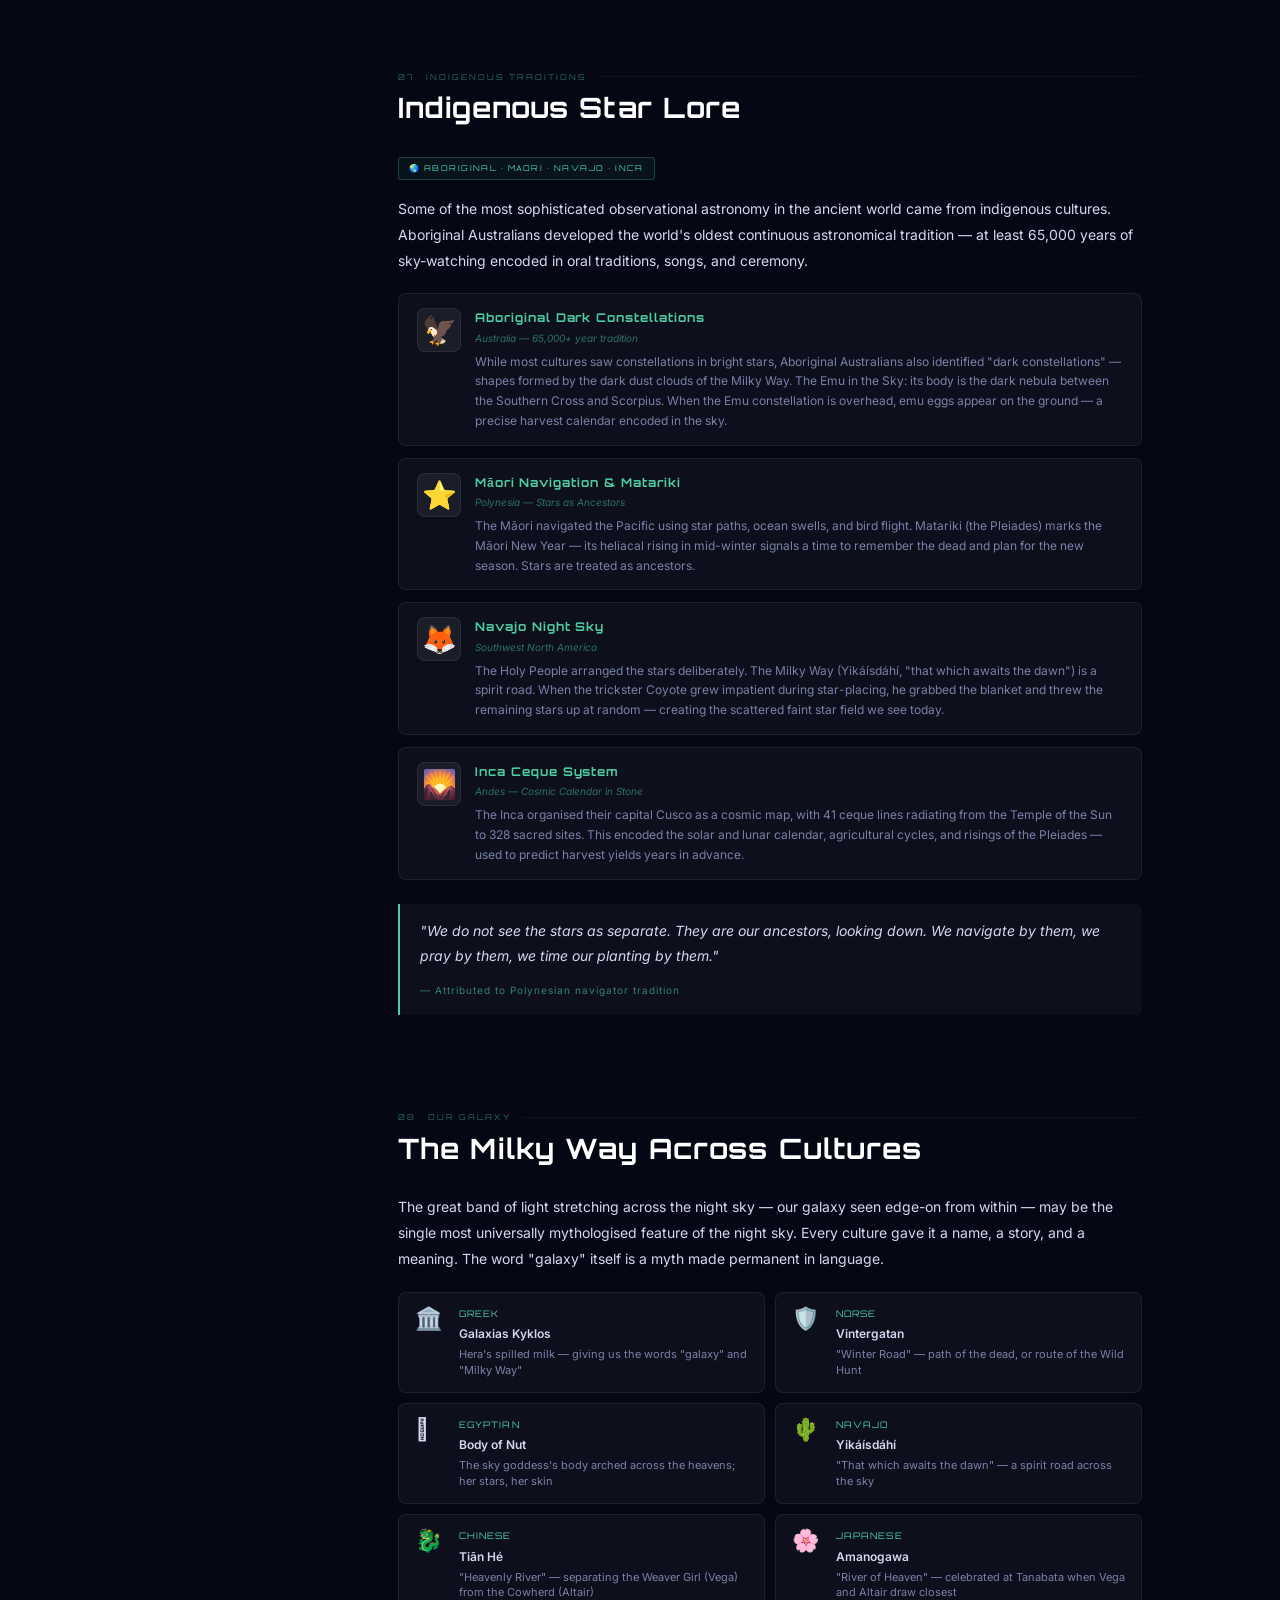
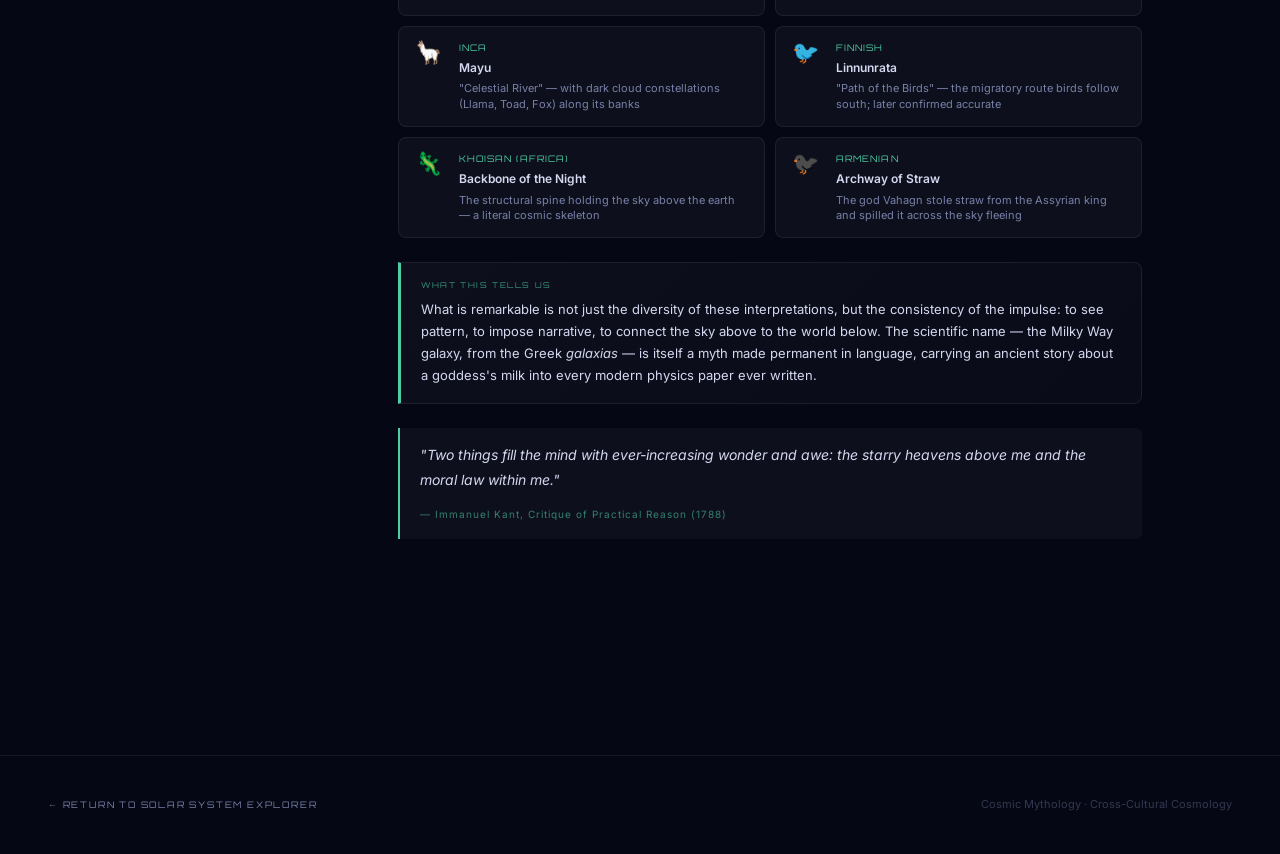
<file: static/mythology.html>
<!DOCTYPE html>
<html lang="en">
<head>
  <meta charset="UTF-8"/>
  <meta name="viewport" content="width=device-width, initial-scale=1.0"/>
  <title>Cosmic Mythology — Solar System Explorer</title>
  <link rel="preconnect" href="https://fonts.googleapis.com"/>
  <link rel="preconnect" href="https://fonts.gstatic.com" crossorigin/>
  <link href="https://fonts.googleapis.com/css2?family=Orbitron:wght@400;600;700;900&family=Inter:wght@300;400;500&display=swap" rel="stylesheet"/>
  <link rel="stylesheet" href="/static/css/deep-dive.css"/>
  <style>
    :root {
      --accent:      #4ecca3;
      --accent-dim:  rgba(78,204,163,0.25);
      --accent-glow: rgba(78,204,163,0.35);
    }

    .hero-bg {
      background:
        radial-gradient(ellipse 60% 55% at 70% 50%, rgba(78,204,163,0.07) 0%, transparent 60%),
        radial-gradient(ellipse 45% 65% at 8% 75%,  rgba(10,80,60,0.3) 0%, transparent 55%),
        linear-gradient(150deg, #030612 0%, #050f0d 50%, #030810 100%);
    }

    /* Galaxy spiral hero art */
    .galaxy-art {
      position: relative;
      width: 340px; height: 340px;
      display: flex; align-items: center; justify-content: center;
    }
    .galaxy-ring {
      position: absolute; border-radius: 50%;
      border: 1px solid rgba(78,204,163,0.12);
    }
    .galaxy-ring-1 { width: 320px; height: 320px; animation: spin 90s linear infinite; border-style: dashed; }
    .galaxy-ring-2 { width: 240px; height: 240px; border-color: rgba(78,204,163,0.18); animation: spin 55s linear infinite reverse; }
    .galaxy-ring-3 { width: 160px; height: 160px; border-color: rgba(78,204,163,0.28); animation: spin 30s linear infinite; }
    @keyframes spin { to { transform: rotate(360deg); } }

    /* Culture dots — 8 cultures on outer ring */
    .galaxy-cultures { position: absolute; width: 320px; height: 320px; animation: spin 90s linear infinite; }
    .culture-dot {
      position: absolute; width: 8px; height: 8px; border-radius: 50%;
      top: -4px; left: 50%; transform-origin: 0 164px;
    }
    .culture-dot:nth-child(1) { background: #d4af37; box-shadow: 0 0 6px #d4af37; transform: translateX(-50%) rotate(0deg);    }
    .culture-dot:nth-child(2) { background: #e07a5f; box-shadow: 0 0 6px #e07a5f; transform: translateX(-50%) rotate(45deg);   }
    .culture-dot:nth-child(3) { background: #81b29a; box-shadow: 0 0 6px #81b29a; transform: translateX(-50%) rotate(90deg);   }
    .culture-dot:nth-child(4) { background: #f2cc8f; box-shadow: 0 0 6px #f2cc8f; transform: translateX(-50%) rotate(135deg);  }
    .culture-dot:nth-child(5) { background: #c77dff; box-shadow: 0 0 6px #c77dff; transform: translateX(-50%) rotate(180deg);  }
    .culture-dot:nth-child(6) { background: #ff6b6b; box-shadow: 0 0 6px #ff6b6b; transform: translateX(-50%) rotate(225deg);  }
    .culture-dot:nth-child(7) { background: #4fc3f7; box-shadow: 0 0 6px #4fc3f7; transform: translateX(-50%) rotate(270deg);  }
    .culture-dot:nth-child(8) { background: #a8dadc; box-shadow: 0 0 6px #a8dadc; transform: translateX(-50%) rotate(315deg);  }

    .galaxy-center {
      position: absolute;
      font-size: 40px; color: #4ecca3;
      text-shadow: 0 0 20px rgba(78,204,163,0.8), 0 0 50px rgba(78,204,163,0.4);
      animation: pulse-g 4s ease-in-out infinite;
    }
    @keyframes pulse-g {
      0%,100% { text-shadow: 0 0 20px rgba(78,204,163,0.8), 0 0 50px rgba(78,204,163,0.4); }
      50%      { text-shadow: 0 0 35px rgba(78,204,163,1),   0 0 80px rgba(78,204,163,0.6); }
    }

    /* Culture-specific accent colors */
    .c-greek    { --c: #e07a5f; }
    .c-norse    { --c: #81b29a; }
    .c-egyptian { --c: #f2cc8f; }
    .c-babylon  { --c: #d4af37; }
    .c-hindu    { --c: #c77dff; }
    .c-indigenous { --c: #ff6b6b; }

    .culture-tag { background: rgba(78,204,163,0.06); border-color: var(--accent-dim); }

    .cult-section { margin-bottom: 8px; }
    .cult-accent {
      display: inline-block;
      width: 10px; height: 10px; border-radius: 50%;
      margin-right: 8px; vertical-align: middle;
      flex-shrink: 0;
    }

    /* Planet deity comparison table */
    .planet-table-wrap { overflow-x: auto; margin: 20px 0; }

    /* Milky Way names grid */
    .mw-grid {
      display: grid;
      grid-template-columns: repeat(auto-fill, minmax(260px, 1fr));
      gap: 10px;
      margin: 20px 0;
    }
    .mw-card {
      background: var(--surface);
      border: 1px solid var(--border);
      border-radius: 8px;
      padding: 14px 16px;
      display: grid;
      grid-template-columns: 32px 1fr;
      gap: 12px;
      align-items: start;
    }
    .mw-flag { font-size: 22px; line-height: 1; }
    .mw-culture {
      font-family: 'Orbitron', sans-serif;
      font-size: 9px;
      color: var(--accent);
      letter-spacing: 0.12em;
      text-transform: uppercase;
      margin-bottom: 3px;
    }
    .mw-name {
      font-size: 12px;
      font-weight: 600;
      color: var(--text);
      margin-bottom: 4px;
    }
    .mw-meaning {
      font-size: 11px;
      color: var(--text-dim);
      line-height: 1.4;
    }

    /* Hindu time scale viz */
    .time-scale {
      display: flex;
      flex-direction: column;
      gap: 6px;
      margin: 20px 0;
    }
    .time-row {
      display: flex;
      align-items: center;
      gap: 12px;
    }
    .time-label {
      font-family: 'Orbitron', sans-serif;
      font-size: 9px;
      color: var(--accent);
      width: 130px;
      flex-shrink: 0;
      letter-spacing: 0.08em;
    }
    .time-bar-wrap { flex: 1; background: rgba(255,255,255,0.04); border-radius: 3px; height: 8px; }
    .time-bar {
      height: 100%; border-radius: 3px;
      background: linear-gradient(90deg, var(--accent), rgba(78,204,163,0.4));
    }
    .time-value {
      font-size: 10px;
      color: var(--text-dim);
      width: 130px;
      flex-shrink: 0;
      text-align: right;
    }
  </style>
</head>
<body>
<div class="stars-layer stars-small"></div>
<div class="stars-layer stars-medium"></div>
<div class="stars-layer stars-large"></div>

<div class="dd-page">

<nav class="dd-nav">
  <a href="/" class="dd-back"><span class="dd-back-arrow">←</span> Solar System</a>
  <div class="dd-nav-chapters">
    <a href="#ch-intro"      class="dd-nav-ch">The Sky as Story</a>
    <a href="#ch-greek"      class="dd-nav-ch">Greek &amp; Roman</a>
    <a href="#ch-norse"      class="dd-nav-ch">Norse</a>
    <a href="#ch-egyptian"   class="dd-nav-ch">Egyptian</a>
    <a href="#ch-babylon"    class="dd-nav-ch">Mesopotamian</a>
    <a href="#ch-hindu"      class="dd-nav-ch">Hindu</a>
    <a href="#ch-indigenous" class="dd-nav-ch">Indigenous</a>
    <a href="#ch-milkyway"   class="dd-nav-ch">The Milky Way</a>
  </div>
</nav>

<section class="dd-hero">
  <div class="hero-bg"></div>
  <div class="hero-inner">
    <div class="hero-text">
      <div class="hero-eyebrow">Cross-Cultural Cosmology · Every Civilization</div>
      <h1 class="hero-title">Cosmic<br><span>Mythology</span></h1>
      <p class="hero-desc">
        Before telescopes, mathematics, or writing itself, every human culture looked up and told
        a story. From Greek Olympians to Hindu cosmic cycles to Aboriginal dark constellations —
        how the world's civilisations explained the universe above them.
      </p>
      <div class="hero-pills">
        <div class="hero-pill"><span class="pill-label">Cultures covered</span><span class="pill-value">8 traditions</span></div>
        <div class="hero-pill"><span class="pill-label">Milky Way names</span><span class="pill-value">10+ languages</span></div>
        <div class="hero-pill"><span class="pill-label">Oldest tradition</span><span class="pill-value">65,000+ yrs (Aboriginal)</span></div>
        <div class="hero-pill"><span class="pill-label">Shared object</span><span class="pill-value">All 8 named the Milky Way</span></div>
      </div>
      <div class="hero-scroll">Scroll to explore</div>
    </div>
    <div class="hero-art">
      <div class="galaxy-art">
        <div class="galaxy-ring galaxy-ring-1"></div>
        <div class="galaxy-ring galaxy-ring-2"></div>
        <div class="galaxy-ring galaxy-ring-3"></div>
        <div class="galaxy-cultures">
          <div class="culture-dot"></div><div class="culture-dot"></div>
          <div class="culture-dot"></div><div class="culture-dot"></div>
          <div class="culture-dot"></div><div class="culture-dot"></div>
          <div class="culture-dot"></div><div class="culture-dot"></div>
        </div>
        <div class="galaxy-center">✧</div>
      </div>
    </div>
  </div>
</section>

<div class="dd-main">
  <aside class="dd-sidebar">
    <div class="sidebar-label">Chapters</div>
    <ul class="sidebar-nav">
      <li><a href="#ch-intro"><span class="sidebar-num">01</span> The Sky as Story</a></li>
      <li><a href="#ch-greek"><span class="sidebar-num">02</span> Greek &amp; Roman</a></li>
      <li><a href="#ch-norse"><span class="sidebar-num">03</span> Norse</a></li>
      <li><a href="#ch-egyptian"><span class="sidebar-num">04</span> Egyptian</a></li>
      <li><a href="#ch-babylon"><span class="sidebar-num">05</span> Mesopotamian</a></li>
      <li><a href="#ch-hindu"><span class="sidebar-num">06</span> Hindu</a></li>
      <li><a href="#ch-indigenous"><span class="sidebar-num">07</span> Indigenous</a></li>
      <li><a href="#ch-milkyway"><span class="sidebar-num">08</span> The Milky Way</a></li>
    </ul>
  </aside>

  <div class="dd-content">

    <!-- 01 -->
    <section class="dd-chapter" id="ch-intro">
      <div class="chapter-label">01 &nbsp; Introduction</div>
      <h2 class="chapter-title">The Sky as Story</h2>
      <p class="dd-prose">Before telescopes, before mathematics, before writing itself, human beings looked up. Every culture on Earth independently developed stories to explain the sun, moon, stars, and the great river of light we now call the Milky Way. These myths were not childish guesses — they were the first attempts to impose meaning on a cosmos that was vast, indifferent, and overwhelming.</p>
      <div class="dd-stat-row">
        <div class="dd-stat"><span class="dd-stat-value">∞</span><span class="dd-stat-label">Every known culture developed a cosmology</span></div>
        <div class="dd-stat"><span class="dd-stat-value">65k</span><span class="dd-stat-label">Years of Aboriginal sky knowledge</span></div>
        <div class="dd-stat"><span class="dd-stat-value">1200</span><span class="dd-stat-label">BCE — oldest star catalogue (Babylon)</span></div>
        <div class="dd-stat"><span class="dd-stat-value">8</span><span class="dd-stat-label">Distinct traditions explored here</span></div>
      </div>
      <p class="dd-prose">Cosmic mythology served practical purposes: it encoded agricultural calendars, guided navigation, ordered religious festivals, and explained eclipses and meteor showers. But it also addressed deeper questions — where did we come from, what are we made of, and what happens when the stars go out?</p>
      <div class="key-point">
        <div class="key-point-label">Universal Pattern</div>
        <p>The same constellations were independently "discovered" and named by cultures with no contact with each other. The Pleiades are referenced in Aboriginal Australian, Greek, Māori, Norse, Hindu, and Inca traditions — always as something significant, always in the sky above them all.</p>
      </div>
    </section>

    <!-- 02 -->
    <section class="dd-chapter" id="ch-greek">
      <div class="chapter-label">02 &nbsp; Greece &amp; Rome</div>
      <h2 class="chapter-title">Greek &amp; Roman</h2>
      <div class="culture-tag c-greek">⚡ Greece · Rome</div>
      <p class="dd-prose">Greek cosmology began with <em>Chaos</em> — a formless void — from which emerged Gaia (Earth), Tartarus (Underworld), Eros (Love), Erebus (Darkness), and Nyx (Night). Every planet in our solar system still bears a Roman name, making Greek mythology the most permanently embedded of all in modern astronomy.</p>

      <div class="entity-list">
        <div class="entity-card">
          <div class="entity-sigil">🌞</div>
          <div class="entity-info">
            <div class="entity-name">Helios / Sol</div>
            <div class="entity-role">God of the Sun</div>
            <div class="entity-desc">Helios drives a golden chariot pulled by four fire-breathing horses across the sky each day, descending into the Ocean at night. His son Phaethon famously lost control — scorching the earth, an early mythological account of solar catastrophe.</div>
          </div>
        </div>
        <div class="entity-card">
          <div class="entity-sigil">🌙</div>
          <div class="entity-info">
            <div class="entity-name">Selene / Luna</div>
            <div class="entity-role">Goddess of the Moon</div>
            <div class="entity-desc">Selene drives a silver chariot pulled by two white horses. She fell in love with the mortal Endymion, whom Zeus put into eternal sleep so she could visit him nightly — explaining the moon's nightly passage across the sky.</div>
          </div>
        </div>
        <div class="entity-card">
          <div class="entity-sigil">🌐</div>
          <div class="entity-info">
            <div class="entity-name">Atlas</div>
            <div class="entity-role">Titan who bears the heavens</div>
            <div class="entity-desc">Condemned to hold up the celestial sphere on his shoulders for eternity — the ancient personification of the axis around which the stars revolve. The word "atlas" (map of the world) comes from his name.</div>
          </div>
        </div>
        <div class="entity-card">
          <div class="entity-sigil">🌌</div>
          <div class="entity-info">
            <div class="entity-name">The Milky Way's Origin</div>
            <div class="entity-role">Hera's Spilled Milk</div>
            <div class="entity-desc">Hermes placed the infant Heracles at Hera's breast while she slept. When she woke and pulled away, her milk sprayed across the sky — forming the galaxy. The Greek <em>galaxias kyklos</em> ("milky circle") gave us the words "galaxy" and "Milky Way."</div>
          </div>
        </div>
      </div>

      <div class="dd-quote">
        <p>"The Milky Way, that broad white shining band — Hera's spilled milk, scattered across heaven's vault."</p>
        <cite>— Ovid, Metamorphoses</cite>
      </div>
    </section>

    <!-- 03 -->
    <section class="dd-chapter" id="ch-norse">
      <div class="chapter-label">03 &nbsp; Scandinavia</div>
      <h2 class="chapter-title">Norse</h2>
      <div class="culture-tag c-norse">🌲 Norse · Germanic</div>
      <p class="dd-prose">Norse cosmology is among the most elaborate in the ancient world. At its center stands <em>Yggdrasil</em>, the World Tree — an immense ash connecting nine realms, its roots reaching into the wells of fate, frost-giants, and the dead; its branches sheltering the heavens where the gods dwell in Asgard.</p>

      <div class="entity-list">
        <div class="entity-card">
          <div class="entity-sigil">☀️</div>
          <div class="entity-info">
            <div class="entity-name">Sól &amp; Máni</div>
            <div class="entity-role">The Sun &amp; Moon</div>
            <div class="entity-desc">Siblings driving their chariots endlessly across the sky, pursued by two wolves — Sköll chases the sun, Hati chases the moon. At Ragnarök they will finally be caught and devoured, and the sky will go dark before the new world rises.</div>
          </div>
        </div>
        <div class="entity-card">
          <div class="entity-sigil">🐍</div>
          <div class="entity-info">
            <div class="entity-name">Jörmungandr</div>
            <div class="entity-role">The World Serpent</div>
            <div class="entity-desc">The Midgard Serpent lies coiled around the entire earth in the ocean, biting its own tail — the Ouroboros, a near-universal symbol of cyclical time, the boundary of the world, and eternal return.</div>
          </div>
        </div>
        <div class="entity-card">
          <div class="entity-sigil">❄️</div>
          <div class="entity-info">
            <div class="entity-name">Ginnungagap &amp; Creation</div>
            <div class="entity-role">Creation from Void</div>
            <div class="entity-desc">In the beginning there was only Ginnungagap (the void), ice from Niflheim in the north, and fire from Muspelheim in the south. Where they met, the first giant Ymir formed — creation by collision of opposites, matching modern descriptions of the early universe.</div>
          </div>
        </div>
        <div class="entity-card">
          <div class="entity-sigil">💥</div>
          <div class="entity-info">
            <div class="entity-name">Ragnarök</div>
            <div class="entity-role">The Twilight of the Gods</div>
            <div class="entity-desc">The Norse apocalypse involves full cosmic collapse: the sun and moon eaten, stars fall, Yggdrasil shakes, the sea swallows the land — and then a new, renewed world emerges from the waters. Cyclical destruction and rebirth.</div>
          </div>
        </div>
      </div>
      <p class="dd-prose">The Norse Milky Way was called <em>Vintergatan</em> ("Winter Road") — a path souls traveled after death, or the route of the Wild Hunt riding across the winter sky.</p>
    </section>

    <!-- 04 -->
    <section class="dd-chapter" id="ch-egyptian">
      <div class="chapter-label">04 &nbsp; Egypt</div>
      <h2 class="chapter-title">Egyptian</h2>
      <div class="culture-tag c-egyptian">𓂀 Ancient Egypt · c. 3100 BCE</div>
      <p class="dd-prose">Egyptian cosmology is one of the oldest on record, with texts dating to 2400 BCE and earlier. The sky itself was a goddess — <em>Nut</em> — arching her star-covered body over the earth, swallowing the sun each evening and giving birth to it each morning. Her body was the Milky Way.</p>

      <div class="entity-list">
        <div class="entity-card">
          <div class="entity-sigil">🌅</div>
          <div class="entity-info">
            <div class="entity-name">Ra / Amun-Ra</div>
            <div class="entity-role">The Sun God</div>
            <div class="entity-desc">Ra travels through the sky in his solar barque each day. At sunset he enters the Duat (underworld), battling the chaos serpent Apophis through twelve hours of darkness. His nightly victory and rebirth at dawn is the cosmic cycle underlying all Egyptian religion.</div>
          </div>
        </div>
        <div class="entity-card">
          <div class="entity-sigil">🌌</div>
          <div class="entity-info">
            <div class="entity-name">Nut</div>
            <div class="entity-role">Goddess of the Sky</div>
            <div class="entity-desc">Nut's body arches over the earth; her fingertips touch the western horizon, her toes the eastern. The stars are decorations on her body. She swallows the sun at sunset and births it at dawn. Her arching form is the Milky Way.</div>
          </div>
        </div>
        <div class="entity-card">
          <div class="entity-sigil">⭐</div>
          <div class="entity-info">
            <div class="entity-name">Osiris &amp; Orion</div>
            <div class="entity-role">Death, Resurrection, &amp; the Stars</div>
            <div class="entity-desc">Osiris was identified with Orion — his soul rises to the stars. The pyramids of Giza are aligned with Orion's Belt; their shafts point toward specific circumpolar stars. The pharaoh's soul would travel to the stars that never set for eternal life.</div>
          </div>
        </div>
        <div class="entity-card">
          <div class="entity-sigil">🌙</div>
          <div class="entity-info">
            <div class="entity-name">Thoth</div>
            <div class="entity-role">God of the Moon, Writing, &amp; Time</div>
            <div class="entity-desc">The ibis-headed Thoth governed the moon and invented writing. He measured time with the lunar calendar and recorded the weighing of souls. The moon's phases were explained as Thoth playing senet (draughts) with the moon itself.</div>
          </div>
        </div>
      </div>

      <div class="dd-quote">
        <p>"I am Nut, and I enfold you and your divine essence. I have given you your life. You will live forever, for you are the son of Nut."</p>
        <cite>— Pyramid Texts, c. 2400 BCE</cite>
      </div>
    </section>

    <!-- 05 -->
    <section class="dd-chapter" id="ch-babylon">
      <div class="chapter-label">05 &nbsp; Mesopotamia</div>
      <h2 class="chapter-title">Mesopotamian</h2>
      <div class="culture-tag c-babylon">𒀭 Sumer · Babylon · Assyria</div>
      <p class="dd-prose">Mesopotamia gave the world its first written astronomical records, its first star catalogues, and its first zodiac — all embedded in a mythological framework where the planets were gods and the sky was a divine text to be read. Our modern planet names descend directly from this tradition through Rome.</p>

      <div class="dd-quote">
        <p>"When the skies above were not yet named, nor earth below pronounced by name, Apsu, the first one, their begetter, and maker Tiamat, who bore them all, had mixed their waters together."</p>
        <cite>— Enuma Elish, Tablet I</cite>
      </div>

      <div class="planet-table-wrap">
        <table class="dd-table">
          <thead>
            <tr>
              <th>Planet</th>
              <th>Babylonian Deity</th>
              <th>Roman Name</th>
              <th>Domain</th>
            </tr>
          </thead>
          <tbody>
            <tr>
              <td>☿ Mercury</td>
              <td>Nabu — divine scribe</td>
              <td>Mercurius</td>
              <td>Writing, wisdom, swift movement</td>
            </tr>
            <tr>
              <td>♀ Venus</td>
              <td>Ishtar — love &amp; war</td>
              <td>Venus</td>
              <td>Love, beauty, battle; morning &amp; evening star</td>
            </tr>
            <tr>
              <td>♂ Mars</td>
              <td>Nergal — war &amp; plague</td>
              <td>Mars</td>
              <td>War, death, disease; its redness = blood</td>
            </tr>
            <tr>
              <td>♃ Jupiter</td>
              <td>Marduk — king of the gods</td>
              <td>Iuppiter</td>
              <td>Kingship, justice, the brightest planet</td>
            </tr>
            <tr>
              <td>♄ Saturn</td>
              <td>Ninurta — agriculture &amp; war</td>
              <td>Saturnus</td>
              <td>Farming, time, the slowest visible planet</td>
            </tr>
            <tr>
              <td>☽ Moon</td>
              <td>Sin / Nanna — the moon god</td>
              <td>Luna</td>
              <td>Time, months, wisdom; father of the sun</td>
            </tr>
            <tr>
              <td>☉ Sun</td>
              <td>Shamash — justice &amp; truth</td>
              <td>Sol</td>
              <td>Law, truth, light; the great judge of heaven</td>
            </tr>
          </tbody>
        </table>
      </div>

      <p class="dd-prose">After the god Marduk defeats the chaos-dragon Tiamat, he splits her body in two: one half becomes the sky (holding back the upper waters), the other becomes the earth. He then creates the stars, assigning each a station and setting the year — the oldest surviving creation-by-astronomical-ordering myth.</p>
    </section>

    <!-- 06 -->
    <section class="dd-chapter" id="ch-hindu">
      <div class="chapter-label">06 &nbsp; India</div>
      <h2 class="chapter-title">Hindu</h2>
      <div class="culture-tag c-hindu">🕉 Hindu · Vedic · c. 1500 BCE</div>
      <p class="dd-prose">Hindu cosmology operates on a scale that dwarfs most other traditions. The universe cycles endlessly through vast spans of time — a <em>kalpa</em> (one "day of Brahma") lasts 4.32 billion years, remarkably close to the current scientific estimate for the age of the Earth.</p>

      <div class="dd-visual">
        <div class="dd-visual-title">Hindu Cosmic Time Scale</div>
        <div class="time-scale">
          <div class="time-row">
            <div class="time-label">Human Year</div>
            <div class="time-bar-wrap"><div class="time-bar" style="width:0.5%"></div></div>
            <div class="time-value">365 days</div>
          </div>
          <div class="time-row">
            <div class="time-label">Kali Yuga</div>
            <div class="time-bar-wrap"><div class="time-bar" style="width:2%"></div></div>
            <div class="time-value">432,000 years</div>
          </div>
          <div class="time-row">
            <div class="time-label">Dwapara Yuga</div>
            <div class="time-bar-wrap"><div class="time-bar" style="width:4%"></div></div>
            <div class="time-value">864,000 years</div>
          </div>
          <div class="time-row">
            <div class="time-label">Treta Yuga</div>
            <div class="time-bar-wrap"><div class="time-bar" style="width:8%"></div></div>
            <div class="time-value">1.296 million years</div>
          </div>
          <div class="time-row">
            <div class="time-label">Satya Yuga</div>
            <div class="time-bar-wrap"><div class="time-bar" style="width:16%"></div></div>
            <div class="time-value">1.728 million years</div>
          </div>
          <div class="time-row">
            <div class="time-label">One Mahayuga</div>
            <div class="time-bar-wrap"><div class="time-bar" style="width:30%"></div></div>
            <div class="time-value">4.32 million years</div>
          </div>
          <div class="time-row">
            <div class="time-label">One Day of Brahma</div>
            <div class="time-bar-wrap"><div class="time-bar" style="width:65%"></div></div>
            <div class="time-value">4.32 billion years</div>
          </div>
          <div class="time-row">
            <div class="time-label">Age of Universe</div>
            <div class="time-bar-wrap"><div class="time-bar" style="width:100%;background:linear-gradient(90deg,var(--accent),rgba(78,204,163,0.5))"></div></div>
            <div class="time-value">13.8 billion years</div>
          </div>
        </div>
      </div>

      <div class="entity-list">
        <div class="entity-card">
          <div class="entity-sigil">🌊</div>
          <div class="entity-info">
            <div class="entity-name">Samudra Manthan</div>
            <div class="entity-role">The Churning of the Cosmic Ocean</div>
            <div class="entity-desc">Gods and demons churned the primordial cosmic ocean using Mount Meru as a churning rod and the serpent Vasuki as a rope — producing the moon, the sun, Lakshmi, and amrita (the nectar of immortality). Often interpreted as a metaphor for the rotation of the galaxy.</div>
          </div>
        </div>
        <div class="entity-card">
          <div class="entity-sigil">🌑</div>
          <div class="entity-info">
            <div class="entity-name">Rahu &amp; Ketu</div>
            <div class="entity-role">The Lunar Nodes — Causers of Eclipses</div>
            <div class="entity-desc">The demon Svarbhanu drank the nectar of immortality. Vishnu beheaded him, but both the head (Rahu) and tail (Ketu) became immortal. They periodically swallow the sun and moon in revenge — causing eclipses — before releasing them.</div>
          </div>
        </div>
        <div class="entity-card">
          <div class="entity-sigil">☀️</div>
          <div class="entity-info">
            <div class="entity-name">Surya</div>
            <div class="entity-role">The Sun God</div>
            <div class="entity-desc">Surya rides a golden chariot pulled by seven horses (often interpreted as the seven colors of visible light, or the seven days of the week). His charioteer Aruna is the dawn; his path encodes the solar year.</div>
          </div>
        </div>
      </div>
    </section>

    <!-- 07 -->
    <section class="dd-chapter" id="ch-indigenous">
      <div class="chapter-label">07 &nbsp; Indigenous Traditions</div>
      <h2 class="chapter-title">Indigenous Star Lore</h2>
      <div class="culture-tag c-indigenous">🌏 Aboriginal · Māori · Navajo · Inca</div>
      <p class="dd-prose">Some of the most sophisticated observational astronomy in the ancient world came from indigenous cultures. Aboriginal Australians developed the world's oldest continuous astronomical tradition — at least 65,000 years of sky-watching encoded in oral traditions, songs, and ceremony.</p>

      <div class="entity-list">
        <div class="entity-card">
          <div class="entity-sigil">🦅</div>
          <div class="entity-info">
            <div class="entity-name">Aboriginal Dark Constellations</div>
            <div class="entity-role">Australia — 65,000+ year tradition</div>
            <div class="entity-desc">While most cultures saw constellations in bright stars, Aboriginal Australians also identified "dark constellations" — shapes formed by the dark dust clouds of the Milky Way. The Emu in the Sky: its body is the dark nebula between the Southern Cross and Scorpius. When the Emu constellation is overhead, emu eggs appear on the ground — a precise harvest calendar encoded in the sky.</div>
          </div>
        </div>
        <div class="entity-card">
          <div class="entity-sigil">⭐</div>
          <div class="entity-info">
            <div class="entity-name">Māori Navigation &amp; Matariki</div>
            <div class="entity-role">Polynesia — Stars as Ancestors</div>
            <div class="entity-desc">The Māori navigated the Pacific using star paths, ocean swells, and bird flight. Matariki (the Pleiades) marks the Māori New Year — its heliacal rising in mid-winter signals a time to remember the dead and plan for the new season. Stars are treated as ancestors.</div>
          </div>
        </div>
        <div class="entity-card">
          <div class="entity-sigil">🦊</div>
          <div class="entity-info">
            <div class="entity-name">Navajo Night Sky</div>
            <div class="entity-role">Southwest North America</div>
            <div class="entity-desc">The Holy People arranged the stars deliberately. The Milky Way (Yikáísdáhí, "that which awaits the dawn") is a spirit road. When the trickster Coyote grew impatient during star-placing, he grabbed the blanket and threw the remaining stars up at random — creating the scattered faint star field we see today.</div>
          </div>
        </div>
        <div class="entity-card">
          <div class="entity-sigil">🌄</div>
          <div class="entity-info">
            <div class="entity-name">Inca Ceque System</div>
            <div class="entity-role">Andes — Cosmic Calendar in Stone</div>
            <div class="entity-desc">The Inca organised their capital Cusco as a cosmic map, with 41 ceque lines radiating from the Temple of the Sun to 328 sacred sites. This encoded the solar and lunar calendar, agricultural cycles, and risings of the Pleiades — used to predict harvest yields years in advance.</div>
          </div>
        </div>
      </div>

      <div class="dd-quote">
        <p>"We do not see the stars as separate. They are our ancestors, looking down. We navigate by them, we pray by them, we time our planting by them."</p>
        <cite>— Attributed to Polynesian navigator tradition</cite>
      </div>
    </section>

    <!-- 08 -->
    <section class="dd-chapter" id="ch-milkyway">
      <div class="chapter-label">08 &nbsp; Our Galaxy</div>
      <h2 class="chapter-title">The Milky Way Across Cultures</h2>
      <p class="dd-prose">The great band of light stretching across the night sky — our galaxy seen edge-on from within — may be the single most universally mythologised feature of the night sky. Every culture gave it a name, a story, and a meaning. The word "galaxy" itself is a myth made permanent in language.</p>

      <div class="mw-grid">
        <div class="mw-card">
          <div class="mw-flag">🏛️</div>
          <div>
            <div class="mw-culture">Greek</div>
            <div class="mw-name">Galaxias Kyklos</div>
            <div class="mw-meaning">Hera's spilled milk — giving us the words "galaxy" and "Milky Way"</div>
          </div>
        </div>
        <div class="mw-card">
          <div class="mw-flag">🛡️</div>
          <div>
            <div class="mw-culture">Norse</div>
            <div class="mw-name">Vintergatan</div>
            <div class="mw-meaning">"Winter Road" — path of the dead, or route of the Wild Hunt</div>
          </div>
        </div>
        <div class="mw-card">
          <div class="mw-flag">𓂀</div>
          <div>
            <div class="mw-culture">Egyptian</div>
            <div class="mw-name">Body of Nut</div>
            <div class="mw-meaning">The sky goddess's body arched across the heavens; her stars, her skin</div>
          </div>
        </div>
        <div class="mw-card">
          <div class="mw-flag">🌵</div>
          <div>
            <div class="mw-culture">Navajo</div>
            <div class="mw-name">Yikáísdáhí</div>
            <div class="mw-meaning">"That which awaits the dawn" — a spirit road across the sky</div>
          </div>
        </div>
        <div class="mw-card">
          <div class="mw-flag">🐉</div>
          <div>
            <div class="mw-culture">Chinese</div>
            <div class="mw-name">Tiān Hé</div>
            <div class="mw-meaning">"Heavenly River" — separating the Weaver Girl (Vega) from the Cowherd (Altair)</div>
          </div>
        </div>
        <div class="mw-card">
          <div class="mw-flag">🌸</div>
          <div>
            <div class="mw-culture">Japanese</div>
            <div class="mw-name">Amanogawa</div>
            <div class="mw-meaning">"River of Heaven" — celebrated at Tanabata when Vega and Altair draw closest</div>
          </div>
        </div>
        <div class="mw-card">
          <div class="mw-flag">🦙</div>
          <div>
            <div class="mw-culture">Inca</div>
            <div class="mw-name">Mayu</div>
            <div class="mw-meaning">"Celestial River" — with dark cloud constellations (Llama, Toad, Fox) along its banks</div>
          </div>
        </div>
        <div class="mw-card">
          <div class="mw-flag">🐦</div>
          <div>
            <div class="mw-culture">Finnish</div>
            <div class="mw-name">Linnunrata</div>
            <div class="mw-meaning">"Path of the Birds" — the migratory route birds follow south; later confirmed accurate</div>
          </div>
        </div>
        <div class="mw-card">
          <div class="mw-flag">🦎</div>
          <div>
            <div class="mw-culture">Khoisan (Africa)</div>
            <div class="mw-name">Backbone of the Night</div>
            <div class="mw-meaning">The structural spine holding the sky above the earth — a literal cosmic skeleton</div>
          </div>
        </div>
        <div class="mw-card">
          <div class="mw-flag">🐦‍⬛</div>
          <div>
            <div class="mw-culture">Armenian</div>
            <div class="mw-name">Archway of Straw</div>
            <div class="mw-meaning">The god Vahagn stole straw from the Assyrian king and spilled it across the sky fleeing</div>
          </div>
        </div>
      </div>

      <div class="key-point">
        <div class="key-point-label">What This Tells Us</div>
        <p>What is remarkable is not just the diversity of these interpretations, but the consistency of the impulse: to see pattern, to impose narrative, to connect the sky above to the world below. The scientific name — the Milky Way galaxy, from the Greek <em>galaxias</em> — is itself a myth made permanent in language, carrying an ancient story about a goddess's milk into every modern physics paper ever written.</p>
      </div>

      <div class="dd-quote">
        <p>"Two things fill the mind with ever-increasing wonder and awe: the starry heavens above me and the moral law within me."</p>
        <cite>— Immanuel Kant, Critique of Practical Reason (1788)</cite>
      </div>
    </section>

  </div>
</div>

<footer class="dd-footer">
  <a href="/" class="dd-footer-back">← Return to Solar System Explorer</a>
  <span class="dd-footer-text">Cosmic Mythology · Cross-Cultural Cosmology</span>
</footer>
</div>

<script>
const chapters = document.querySelectorAll('.dd-chapter');
const navLinks = document.querySelectorAll('.dd-nav-ch, .sidebar-nav a');
function onScroll() {
  let current = '';
  chapters.forEach(ch => { if (window.scrollY >= ch.offsetTop - 100) current = ch.id; });
  navLinks.forEach(a => { a.classList.toggle('active', a.getAttribute('href') === '#' + current); });
}
window.addEventListener('scroll', onScroll, { passive: true });
onScroll();
</script>
</body>
</html>
</file>
<file: static/css/deep-dive.css>
/* ── Deep Dive Pages — Shared Design System ── */
/* Each page sets --accent, --accent-dim, --accent-glow via inline <style> */

*, *::before, *::after { box-sizing: border-box; margin: 0; padding: 0; }

:root {
  --bg: #050814;
  --surface: rgba(255,255,255,0.035);
  --surface-hover: rgba(255,255,255,0.06);
  --border: rgba(255,255,255,0.07);
  --text: #d4d8f0;
  --text-dim: #7880a8;
  --text-bright: #ffffff;
}

html { scroll-behavior: smooth; }

html, body {
  background: var(--bg);
  color: var(--text);
  font-family: 'Inter', system-ui, sans-serif;
  line-height: 1.6;
  min-height: 100%;
  overflow-x: hidden;
}

/* ── Starfield ── */
.stars-layer {
  position: fixed;
  inset: -50%;
  width: 200%; height: 200%;
  pointer-events: none;
  animation: drift linear infinite;
  z-index: 0;
}
.stars-small {
  background-image:
    radial-gradient(1px 1px at 10% 20%, rgba(255,255,255,0.7) 0%, transparent 100%),
    radial-gradient(1px 1px at 30% 60%, rgba(255,255,255,0.5) 0%, transparent 100%),
    radial-gradient(1px 1px at 50% 10%, rgba(255,255,255,0.8) 0%, transparent 100%),
    radial-gradient(1px 1px at 70% 80%, rgba(255,255,255,0.6) 0%, transparent 100%),
    radial-gradient(1px 1px at 85% 35%, rgba(255,255,255,0.7) 0%, transparent 100%),
    radial-gradient(1px 1px at 15% 75%, rgba(255,255,255,0.5) 0%, transparent 100%),
    radial-gradient(1px 1px at 42% 45%, rgba(255,255,255,0.6) 0%, transparent 100%),
    radial-gradient(1px 1px at 62% 28%, rgba(255,255,255,0.8) 0%, transparent 100%),
    radial-gradient(1px 1px at 78% 55%, rgba(255,255,255,0.4) 0%, transparent 100%),
    radial-gradient(1px 1px at 5%  90%, rgba(255,255,255,0.7) 0%, transparent 100%),
    radial-gradient(1px 1px at 93% 15%, rgba(255,255,255,0.5) 0%, transparent 100%),
    radial-gradient(1px 1px at 55% 70%, rgba(255,255,255,0.6) 0%, transparent 100%),
    radial-gradient(1px 1px at 25% 40%, rgba(255,255,255,0.8) 0%, transparent 100%),
    radial-gradient(1px 1px at 47% 88%, rgba(255,255,255,0.4) 0%, transparent 100%),
    radial-gradient(1px 1px at 88% 65%, rgba(255,255,255,0.7) 0%, transparent 100%);
  animation-duration: 120s; opacity: 0.6;
}
.stars-medium {
  background-image:
    radial-gradient(1.5px 1.5px at 18% 32%, rgba(255,255,255,0.8) 0%, transparent 100%),
    radial-gradient(1.5px 1.5px at 44% 68%, rgba(200,220,255,0.7) 0%, transparent 100%),
    radial-gradient(1.5px 1.5px at 72% 25%, rgba(255,255,255,0.8) 0%, transparent 100%),
    radial-gradient(1.5px 1.5px at 90% 78%, rgba(200,220,255,0.6) 0%, transparent 100%),
    radial-gradient(1.5px 1.5px at 55% 38%, rgba(200,220,255,0.8) 0%, transparent 100%),
    radial-gradient(1.5px 1.5px at 33% 82%, rgba(255,255,255,0.6) 0%, transparent 100%);
  animation-duration: 180s; animation-direction: reverse; opacity: 0.5;
}
.stars-large {
  background-image:
    radial-gradient(2px 2px at 22% 18%, rgba(255,255,255,0.9) 0%, transparent 100%),
    radial-gradient(2.5px 2.5px at 68% 72%, rgba(200,230,255,0.8) 0%, transparent 100%),
    radial-gradient(2px 2px at 45% 88%, rgba(255,255,255,0.8) 0%, transparent 100%),
    radial-gradient(2.5px 2.5px at 85% 30%, rgba(255,240,200,0.7) 0%, transparent 100%),
    radial-gradient(3px 3px at 58% 48%, rgba(255,255,255,0.9) 0%, transparent 100%);
  animation-duration: 240s; opacity: 0.6;
}
@keyframes drift {
  0%   { transform: translate(0,0); }
  25%  { transform: translate(-1%,-0.5%); }
  50%  { transform: translate(-0.5%,-1%); }
  75%  { transform: translate(0.5%,-0.5%); }
  100% { transform: translate(0,0); }
}

/* ── Page wrapper ── */
.dd-page { position: relative; z-index: 1; }

/* ── Top navigation ── */
.dd-nav {
  position: fixed;
  top: 0; left: 0; right: 0;
  z-index: 50;
  display: flex;
  align-items: center;
  gap: 0;
  height: 56px;
  padding: 0 32px;
  background: rgba(5,8,20,0.85);
  backdrop-filter: blur(12px);
  border-bottom: 1px solid rgba(255,255,255,0.06);
}

.dd-back {
  display: flex;
  align-items: center;
  gap: 8px;
  font-family: 'Orbitron', sans-serif;
  font-size: 9px;
  font-weight: 600;
  letter-spacing: 0.2em;
  text-transform: uppercase;
  color: var(--text-dim);
  text-decoration: none;
  padding: 6px 14px 6px 0;
  border-right: 1px solid var(--border);
  margin-right: 24px;
  transition: color 0.2s;
  white-space: nowrap;
  flex-shrink: 0;
}
.dd-back:hover { color: var(--accent); }
.dd-back-arrow { font-size: 14px; }

.dd-nav-chapters {
  display: flex;
  align-items: center;
  gap: 4px;
  overflow-x: auto;
  scrollbar-width: none;
}
.dd-nav-chapters::-webkit-scrollbar { display: none; }

.dd-nav-ch {
  font-family: 'Orbitron', sans-serif;
  font-size: 8px;
  letter-spacing: 0.15em;
  text-transform: uppercase;
  color: var(--text-dim);
  padding: 5px 10px;
  border-radius: 3px;
  text-decoration: none;
  transition: color 0.15s, background 0.15s;
  white-space: nowrap;
}
.dd-nav-ch:hover { color: var(--text); background: var(--surface); }
.dd-nav-ch.active { color: var(--accent); background: var(--surface); }

/* ── Hero ── */
.dd-hero {
  min-height: 100vh;
  display: flex;
  align-items: center;
  justify-content: center;
  position: relative;
  padding: 80px 48px 60px;
  overflow: hidden;
}

.hero-bg {
  position: absolute;
  inset: 0;
  z-index: 0;
}

.hero-inner {
  position: relative;
  z-index: 1;
  display: grid;
  grid-template-columns: 1fr 420px;
  gap: 64px;
  align-items: center;
  max-width: 1100px;
  width: 100%;
  margin: 0 auto;
}

.hero-text { max-width: 560px; }

.hero-eyebrow {
  font-family: 'Orbitron', sans-serif;
  font-size: 9px;
  letter-spacing: 0.35em;
  text-transform: uppercase;
  color: var(--accent);
  opacity: 0.7;
  margin-bottom: 16px;
  display: flex;
  align-items: center;
  gap: 12px;
}
.hero-eyebrow::before {
  content: '';
  display: inline-block;
  width: 32px;
  height: 1px;
  background: var(--accent);
  opacity: 0.5;
}

.hero-title {
  font-family: 'Orbitron', sans-serif;
  font-size: clamp(36px, 5vw, 64px);
  font-weight: 900;
  letter-spacing: 0.04em;
  line-height: 1.05;
  color: #fff;
  text-shadow: 0 0 60px var(--accent-glow);
  margin-bottom: 20px;
}
.hero-title span { color: var(--accent); }

.hero-desc {
  font-size: 15px;
  line-height: 1.8;
  color: var(--text-dim);
  margin-bottom: 36px;
  max-width: 480px;
}

.hero-pills {
  display: flex;
  flex-wrap: wrap;
  gap: 10px;
  margin-bottom: 40px;
}

.hero-pill {
  display: flex;
  flex-direction: column;
  gap: 2px;
  background: var(--surface);
  border: 1px solid var(--border);
  border-radius: 6px;
  padding: 10px 16px;
}
.pill-label {
  font-size: 9px;
  letter-spacing: 0.15em;
  text-transform: uppercase;
  color: var(--accent);
  opacity: 0.6;
}
.pill-value {
  font-family: 'Orbitron', sans-serif;
  font-size: 13px;
  font-weight: 600;
  color: #fff;
}

.hero-scroll {
  font-size: 10px;
  letter-spacing: 0.2em;
  text-transform: uppercase;
  color: var(--text-dim);
  opacity: 0.5;
  display: flex;
  align-items: center;
  gap: 8px;
}
.hero-scroll::after {
  content: '';
  display: inline-block;
  width: 1px;
  height: 28px;
  background: var(--accent);
  opacity: 0.3;
  animation: pulse-line 2s ease-in-out infinite;
}
@keyframes pulse-line {
  0%, 100% { opacity: 0.15; }
  50%       { opacity: 0.5; }
}

/* Hero art container */
.hero-art {
  position: relative;
  width: 420px;
  height: 420px;
  display: flex;
  align-items: center;
  justify-content: center;
}

/* ── Main content layout ── */
.dd-main {
  max-width: 1100px;
  margin: 0 auto;
  padding: 80px 48px 120px;
  display: grid;
  grid-template-columns: 200px 1fr;
  gap: 60px;
  align-items: start;
}

/* ── Sticky sidebar ── */
.dd-sidebar {
  position: sticky;
  top: 80px;
}

.sidebar-label {
  font-family: 'Orbitron', sans-serif;
  font-size: 8px;
  letter-spacing: 0.25em;
  text-transform: uppercase;
  color: var(--text-dim);
  opacity: 0.5;
  margin-bottom: 14px;
}

.sidebar-nav {
  list-style: none;
  display: flex;
  flex-direction: column;
  gap: 2px;
}

.sidebar-nav a {
  display: flex;
  align-items: center;
  gap: 10px;
  font-size: 11px;
  color: var(--text-dim);
  text-decoration: none;
  padding: 7px 10px;
  border-radius: 4px;
  border-left: 2px solid transparent;
  transition: color 0.15s, border-color 0.15s, background 0.15s;
  line-height: 1.35;
}
.sidebar-nav a:hover { color: var(--text); background: var(--surface); }
.sidebar-nav a.active {
  color: var(--accent);
  border-left-color: var(--accent);
  background: var(--surface);
}

.sidebar-num {
  font-family: 'Orbitron', sans-serif;
  font-size: 8px;
  color: var(--accent);
  opacity: 0.4;
  flex-shrink: 0;
}

/* ── Chapter sections ── */
.dd-chapter {
  margin-bottom: 96px;
  scroll-margin-top: 80px;
}

.chapter-label {
  font-family: 'Orbitron', sans-serif;
  font-size: 8px;
  letter-spacing: 0.25em;
  text-transform: uppercase;
  color: var(--accent);
  opacity: 0.5;
  margin-bottom: 8px;
  display: flex;
  align-items: center;
  gap: 10px;
}
.chapter-label::after {
  content: '';
  flex: 1;
  height: 1px;
  background: var(--accent);
  opacity: 0.12;
}

.chapter-title {
  font-family: 'Orbitron', sans-serif;
  font-size: clamp(20px, 2.5vw, 28px);
  font-weight: 700;
  letter-spacing: 0.04em;
  color: #fff;
  margin-bottom: 28px;
  line-height: 1.2;
}

/* ── Shared text components ── */
.dd-prose {
  font-size: 14px;
  line-height: 1.85;
  color: var(--text);
  margin-bottom: 20px;
}

.dd-quote {
  border-left: 2px solid var(--accent);
  padding: 14px 20px;
  margin: 24px 0;
  background: var(--surface);
  border-radius: 0 6px 6px 0;
}
.dd-quote p {
  font-size: 14px;
  line-height: 1.8;
  color: var(--text);
  font-style: italic;
  margin-bottom: 8px;
}
.dd-quote cite {
  font-size: 10px;
  color: var(--accent);
  opacity: 0.6;
  font-style: normal;
  letter-spacing: 0.1em;
}

.dd-facts {
  list-style: none;
  display: flex;
  flex-direction: column;
  gap: 10px;
  margin: 20px 0;
}
.dd-facts li {
  font-size: 13px;
  line-height: 1.65;
  color: var(--text);
  padding-left: 20px;
  position: relative;
}
.dd-facts li::before {
  content: attr(data-icon);
  position: absolute;
  left: 0;
  color: var(--accent);
  font-size: 10px;
  top: 3px;
  opacity: 0.7;
}

/* ── Key point callout ── */
.key-point {
  background: linear-gradient(135deg, var(--surface) 0%, rgba(255,255,255,0.02) 100%);
  border: 1px solid var(--border);
  border-left: 3px solid var(--accent);
  border-radius: 0 8px 8px 0;
  padding: 16px 20px;
  margin: 24px 0;
}
.key-point-label {
  font-family: 'Orbitron', sans-serif;
  font-size: 8px;
  letter-spacing: 0.2em;
  text-transform: uppercase;
  color: var(--accent);
  opacity: 0.7;
  margin-bottom: 6px;
}
.key-point p {
  font-size: 13px;
  line-height: 1.7;
  color: var(--text);
}

/* ── Card grids ── */
.dd-card-grid {
  display: grid;
  grid-template-columns: repeat(auto-fill, minmax(220px, 1fr));
  gap: 12px;
  margin: 20px 0;
}

.dd-card {
  background: var(--surface);
  border: 1px solid var(--border);
  border-radius: 8px;
  padding: 16px;
  transition: border-color 0.2s, background 0.2s;
}
.dd-card:hover {
  border-color: var(--accent-dim);
  background: var(--surface-hover);
}

.dd-card-icon {
  font-size: 24px;
  margin-bottom: 10px;
  display: block;
}

.dd-card-title {
  font-family: 'Orbitron', sans-serif;
  font-size: 10px;
  font-weight: 600;
  letter-spacing: 0.12em;
  text-transform: uppercase;
  color: var(--accent);
  margin-bottom: 6px;
}

.dd-card-body {
  font-size: 12px;
  line-height: 1.6;
  color: var(--text-dim);
}

/* ── Stat row ── */
.dd-stat-row {
  display: grid;
  grid-template-columns: repeat(auto-fill, minmax(150px, 1fr));
  gap: 10px;
  margin: 24px 0;
}

.dd-stat {
  background: var(--surface);
  border: 1px solid var(--border);
  border-radius: 8px;
  padding: 14px 16px;
  text-align: center;
}
.dd-stat-value {
  font-family: 'Orbitron', sans-serif;
  font-size: 20px;
  font-weight: 900;
  color: var(--accent);
  display: block;
  line-height: 1;
  margin-bottom: 6px;
}
.dd-stat-label {
  font-size: 10px;
  color: var(--text-dim);
  letter-spacing: 0.1em;
  text-transform: uppercase;
}

/* ── Entity cards (deity/figure cards) ── */
.entity-list {
  display: flex;
  flex-direction: column;
  gap: 12px;
  margin: 20px 0;
}

.entity-card {
  background: var(--surface);
  border: 1px solid var(--border);
  border-radius: 8px;
  padding: 14px 18px;
  display: grid;
  grid-template-columns: auto 1fr;
  gap: 14px;
  align-items: start;
  transition: border-color 0.2s;
}
.entity-card:hover { border-color: var(--accent-dim); }

.entity-sigil {
  font-size: 28px;
  line-height: 1;
  width: 44px;
  height: 44px;
  display: flex;
  align-items: center;
  justify-content: center;
  background: var(--surface-hover);
  border: 1px solid var(--border);
  border-radius: 8px;
  flex-shrink: 0;
}

.entity-info {}

.entity-name {
  font-family: 'Orbitron', sans-serif;
  font-size: 12px;
  font-weight: 700;
  color: var(--accent);
  margin-bottom: 2px;
  letter-spacing: 0.08em;
}

.entity-role {
  font-size: 10px;
  color: var(--accent);
  opacity: 0.5;
  font-style: italic;
  margin-bottom: 6px;
}

.entity-desc {
  font-size: 12px;
  line-height: 1.65;
  color: var(--text-dim);
}

/* ── Visual diagram containers ── */
.dd-visual {
  background: var(--surface);
  border: 1px solid var(--border);
  border-radius: 10px;
  padding: 24px;
  margin: 24px 0;
  overflow: hidden;
}

.dd-visual-title {
  font-family: 'Orbitron', sans-serif;
  font-size: 9px;
  letter-spacing: 0.2em;
  text-transform: uppercase;
  color: var(--accent);
  opacity: 0.6;
  margin-bottom: 20px;
  text-align: center;
}

/* ── Section divider ── */
.dd-divider {
  border: none;
  border-top: 1px solid var(--border);
  margin: 60px 0;
}

/* ── Comparison table ── */
.dd-table {
  width: 100%;
  border-collapse: collapse;
  margin: 20px 0;
  font-size: 13px;
}
.dd-table th {
  font-family: 'Orbitron', sans-serif;
  font-size: 8px;
  letter-spacing: 0.15em;
  text-transform: uppercase;
  color: var(--accent);
  opacity: 0.6;
  padding: 8px 12px;
  text-align: left;
  border-bottom: 1px solid var(--border);
}
.dd-table td {
  padding: 10px 12px;
  color: var(--text);
  border-bottom: 1px solid rgba(255,255,255,0.04);
  vertical-align: top;
  line-height: 1.5;
}
.dd-table tr:last-child td { border-bottom: none; }
.dd-table tr:hover td { background: var(--surface); }
.dd-table td:first-child {
  font-family: 'Orbitron', sans-serif;
  font-size: 10px;
  color: var(--accent);
  font-weight: 600;
  white-space: nowrap;
}

/* ── Culture tag ── */
.culture-tag {
  display: inline-flex;
  align-items: center;
  gap: 6px;
  font-family: 'Orbitron', sans-serif;
  font-size: 8px;
  letter-spacing: 0.18em;
  text-transform: uppercase;
  color: var(--accent);
  background: var(--surface);
  border: 1px solid var(--accent-dim);
  padding: 4px 10px;
  border-radius: 3px;
  margin-bottom: 16px;
}

/* ── Footer ── */
.dd-footer {
  border-top: 1px solid var(--border);
  padding: 40px 48px;
  display: flex;
  align-items: center;
  justify-content: space-between;
  position: relative;
  z-index: 1;
}

.dd-footer-back {
  font-family: 'Orbitron', sans-serif;
  font-size: 9px;
  letter-spacing: 0.2em;
  text-transform: uppercase;
  color: var(--text-dim);
  text-decoration: none;
  display: flex;
  align-items: center;
  gap: 10px;
  transition: color 0.2s;
}
.dd-footer-back:hover { color: var(--accent); }

.dd-footer-text {
  font-size: 11px;
  color: var(--text-dim);
  opacity: 0.4;
}

/* ── Responsive ── */
@media (max-width: 900px) {
  .hero-inner { grid-template-columns: 1fr; gap: 40px; }
  .hero-art { width: 280px; height: 280px; margin: 0 auto; order: -1; }
  .hero-title { font-size: clamp(28px, 6vw, 44px); }
  .dd-main { grid-template-columns: 1fr; padding: 60px 24px 80px; }
  .dd-sidebar { display: none; }
  .dd-hero { padding: 80px 24px 48px; }
  .dd-footer { padding: 32px 24px; flex-direction: column; gap: 16px; text-align: center; }
}

@media (max-width: 600px) {
  .dd-nav { padding: 0 16px; }
  .dd-nav-chapters { display: none; }
  .hero-pills { gap: 8px; }
  .hero-pill { padding: 8px 12px; }
  .dd-stat-row { grid-template-columns: 1fr 1fr; }
  .dd-card-grid { grid-template-columns: 1fr; }
}
</file>
